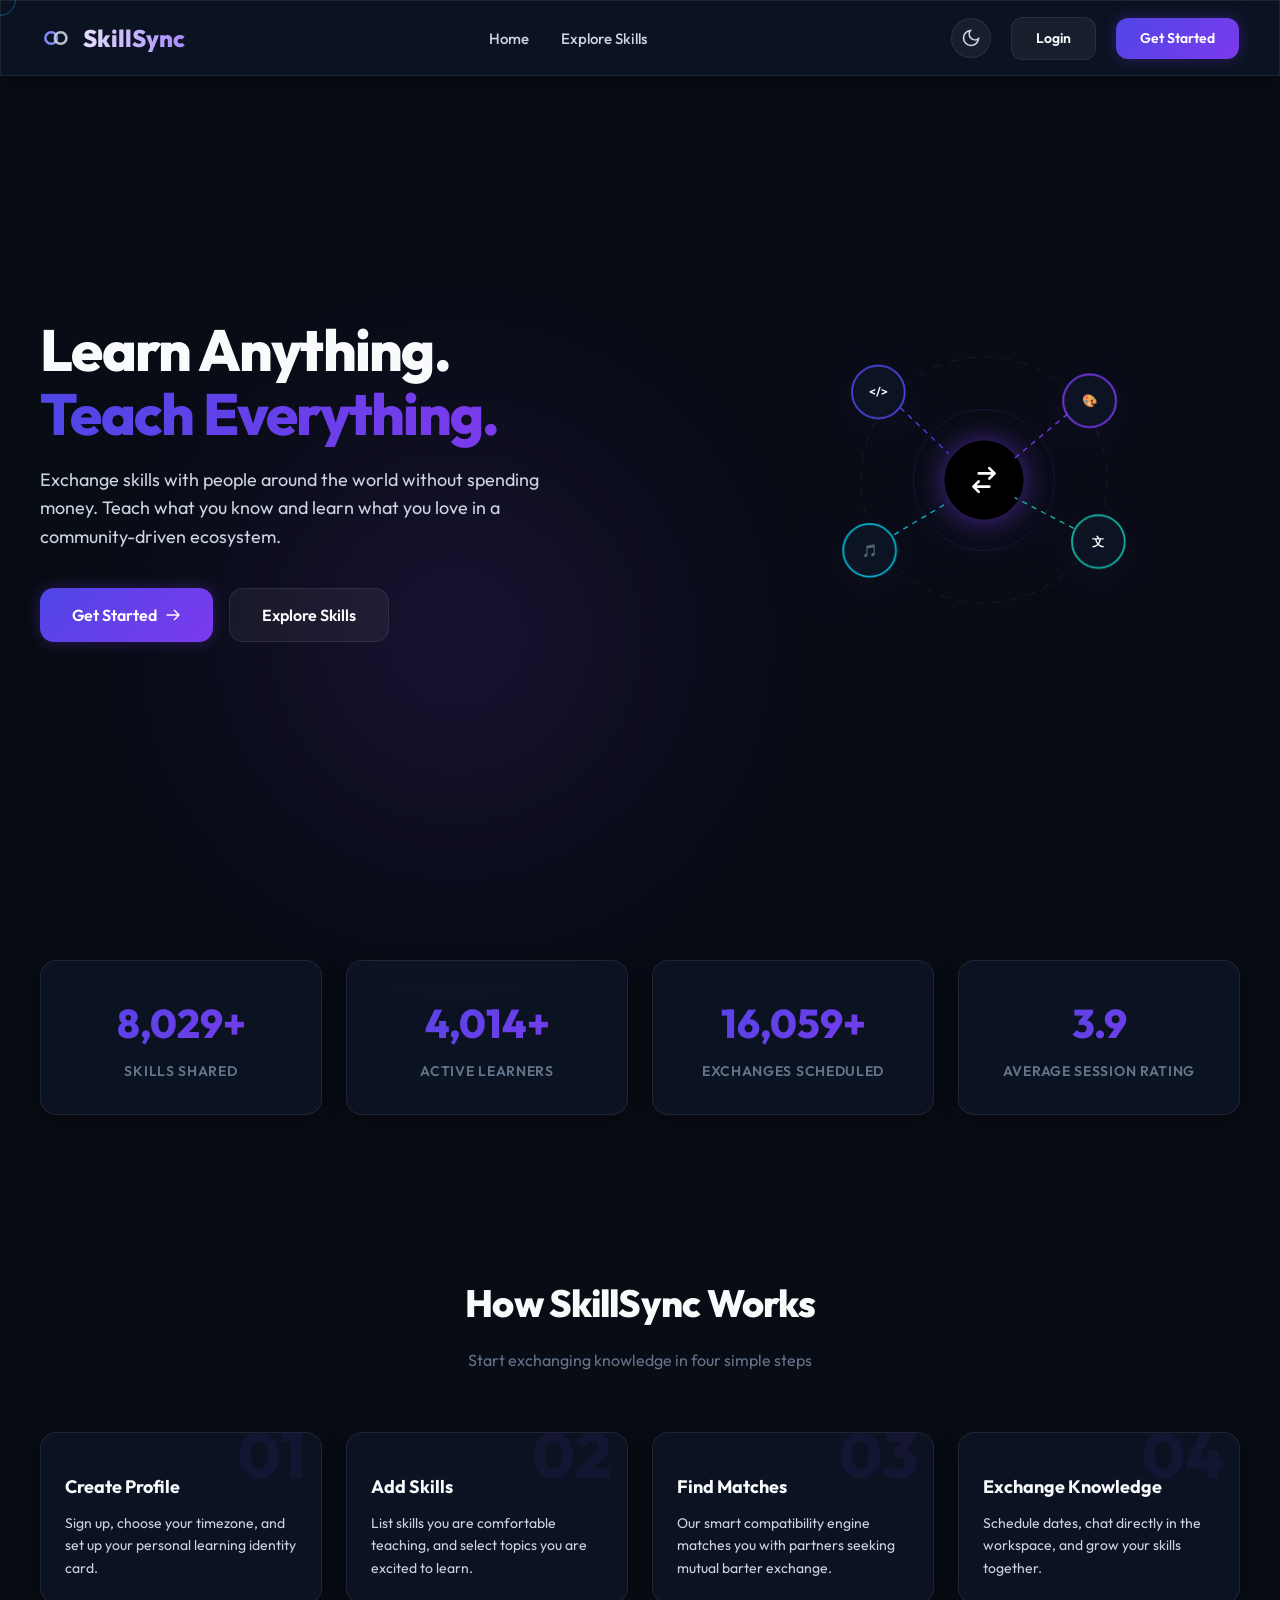
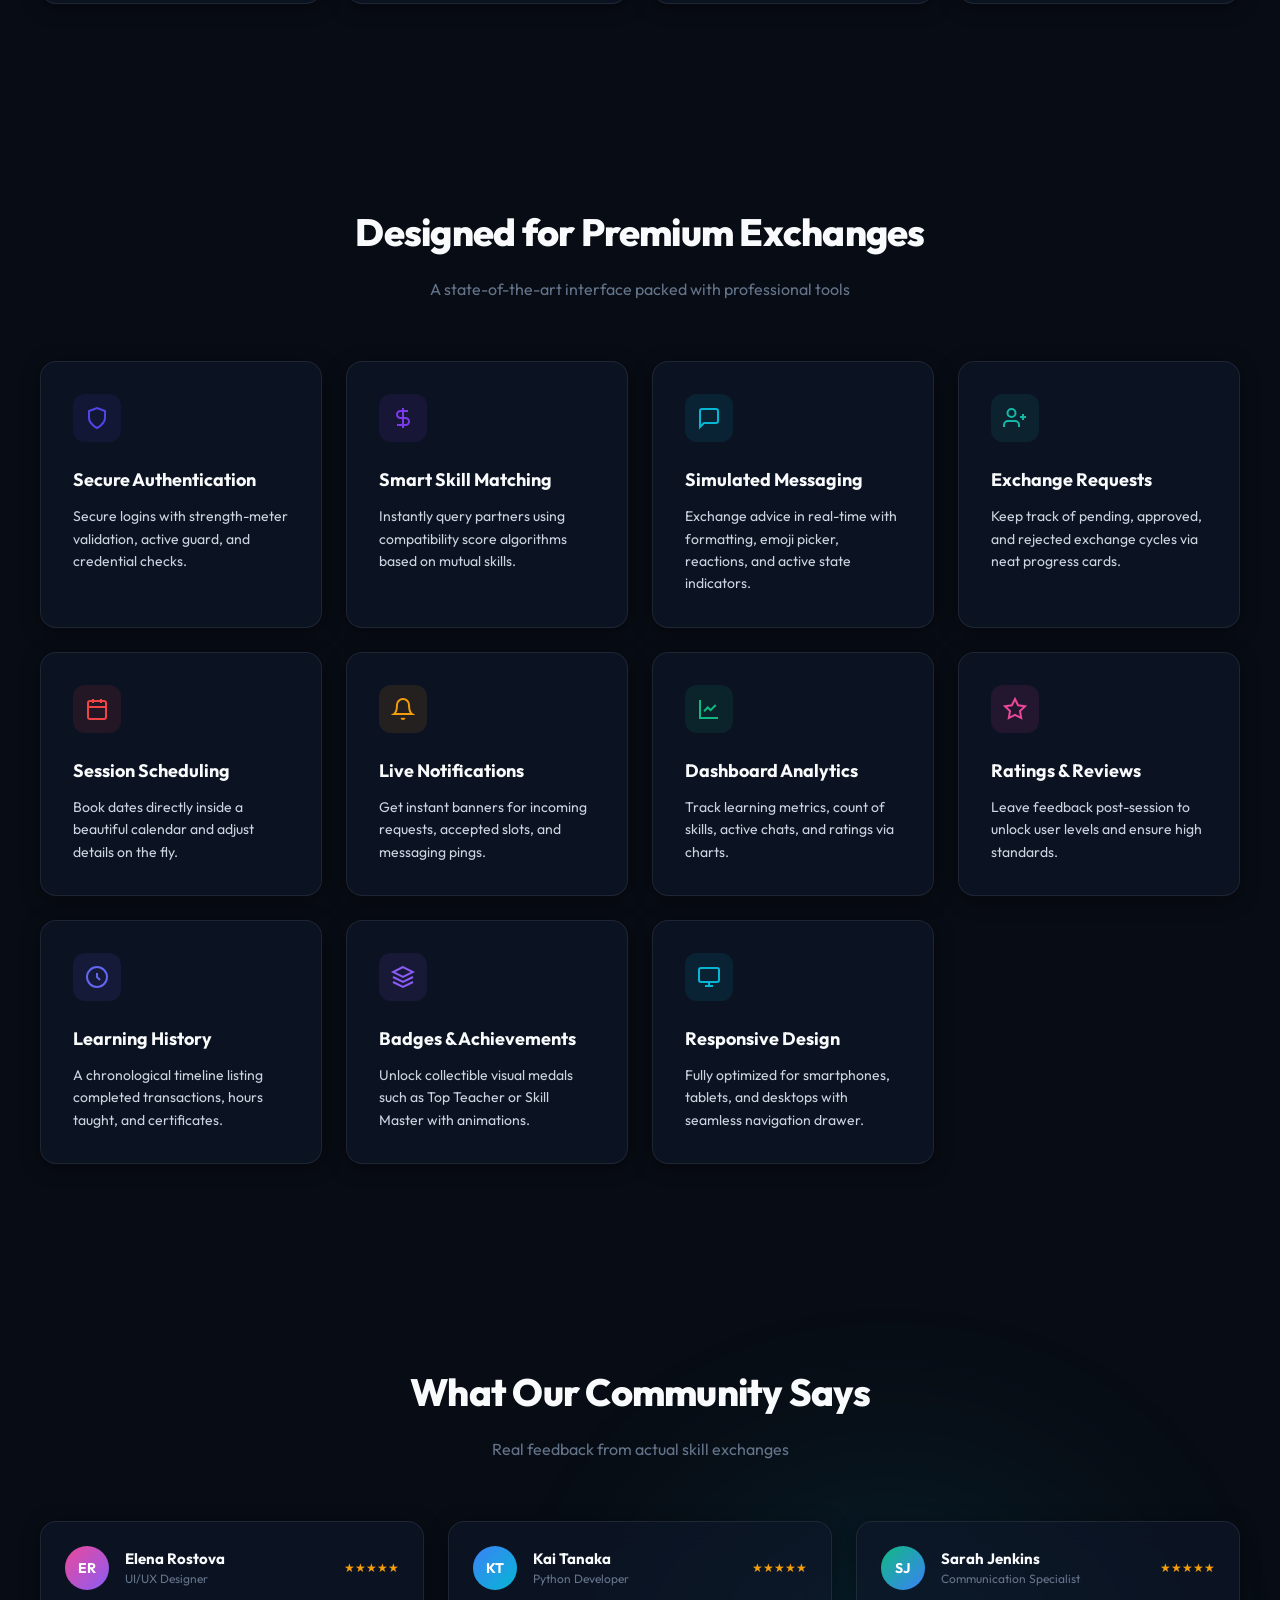
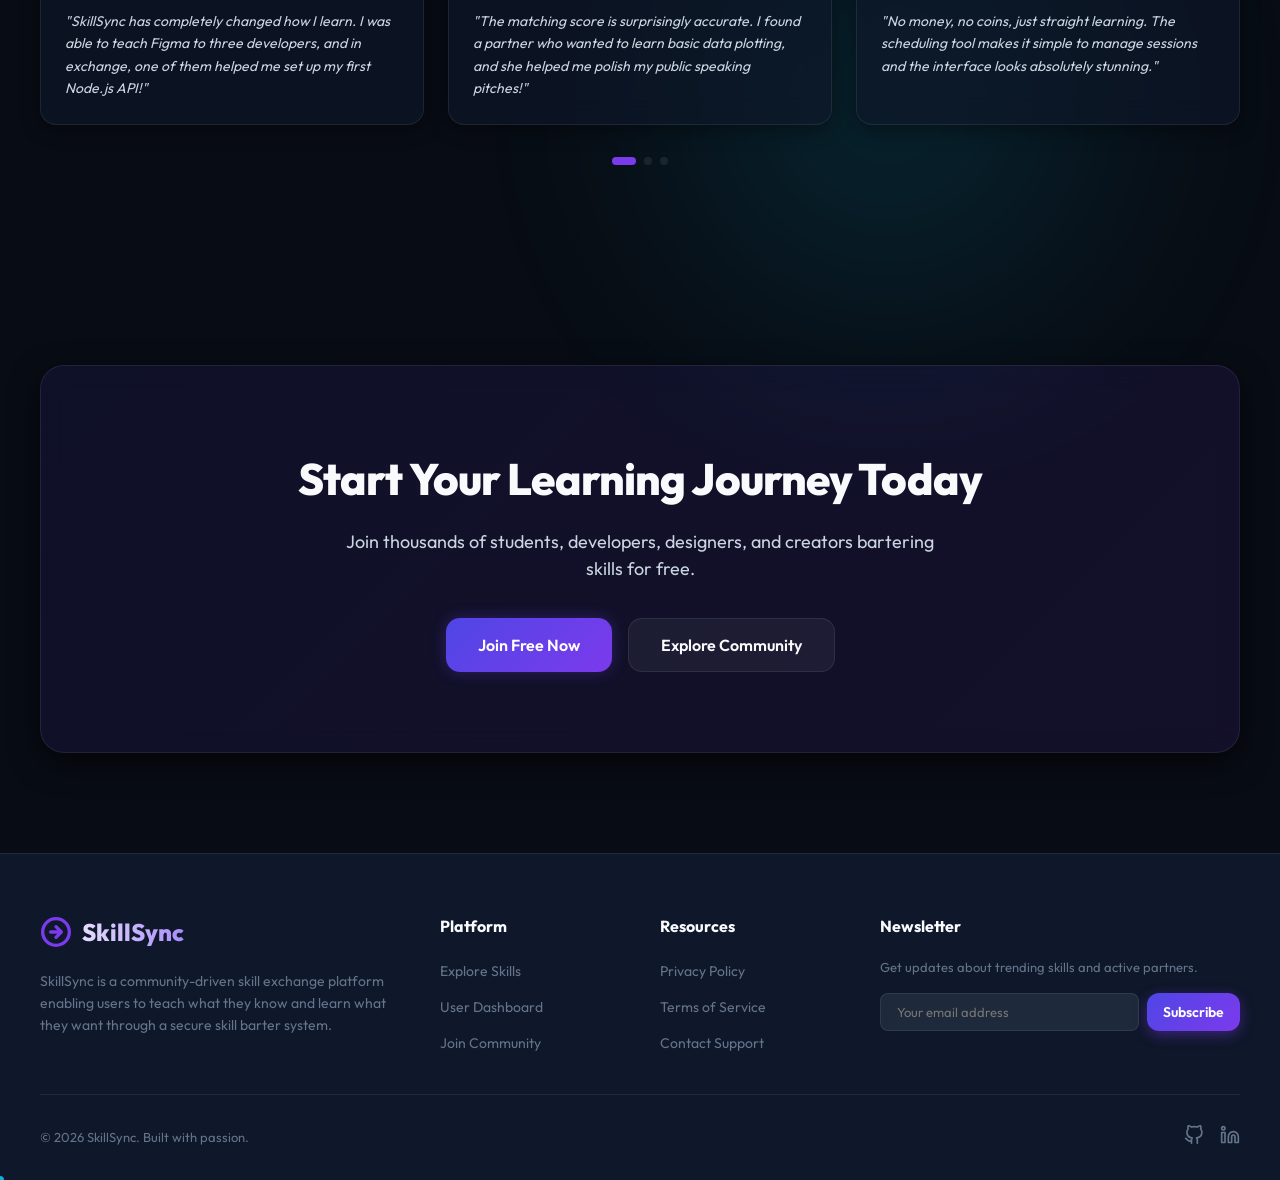
<file: index.html>
<!DOCTYPE html>
<html lang="en" data-theme="dark">

<head>
  <meta charset="UTF-8">
  <meta name="viewport" content="width=device-width, initial-scale=1.0">
  <title>SkillSync - Learn Anything. Teach Everything.</title>
  <meta name="description"
    content="Exchange skills with people around the world without spending money. Teach what you know and learn what you love.">
  <link rel="stylesheet" href="css/global.css">
  <link rel="stylesheet" href="css/landing.css">
</head>

<body>

  <!-- Premium Loader Screen -->
  <div id="loader-screen">
    <div class="loader-logo">
      <svg viewBox="0 0 44 24" width="56" height="32" fill="none">
        <circle cx="14" cy="12" r="8" stroke="#8b5cf6" stroke-width="3" />
        <circle cx="27" cy="12" r="8" stroke="#94a3b8" stroke-width="3" stroke-opacity="0.8" />
      </svg>
      <span>SkillSync</span>
    </div>
    <div class="loader-ring"></div>
  </div>

  <!-- Background Blobs -->
  <div class="glowing-blob blob-purple"></div>
  <div class="glowing-blob blob-cyan"></div>

  <!-- Navbar -->
  <div id="navbar-container"></div>

  <!-- Hero Section -->
  <section class="hero-section">
    <div class="hero-container">
      <div class="hero-content">
        <!-- <div class="badge-glowing"></div> -->
        <h1 class="hero-title">Learn Anything.<br><span class="gradient-text">Teach Everything.</span></h1>
        <p class="hero-subtitle">Exchange skills with people around the world without spending money. Teach what you
          know and learn what you love in a community-driven ecosystem.</p>
        <div class="hero-buttons">
          <a href="register.html" class="btn btn-primary btn-glow btn-lg">Get Started <svg width="16" height="16"
              fill="none" stroke="currentColor" stroke-width="2" viewBox="0 0 24 24">
              <path stroke-linecap="round" stroke-linejoin="round" d="M14 5l7 7m0 0l-7 7m7-7H3" />
            </svg></a>
          <a href="explore.html" class="btn btn-secondary btn-lg">Explore Skills</a>
        </div>
      </div>

      <!-- Right Side SVG Illustration -->
      <div class="hero-illustration">
        <svg viewBox="0 0 500 400" width="100%" height="100%" class="skills-exchange-svg">
          <!-- Background grids and glows -->
          <circle cx="250" cy="200" r="140" fill="none" stroke="var(--border-color)" stroke-dasharray="10, 10" />
          <circle cx="250" cy="200" r="80" fill="none" stroke="rgba(124, 58, 237, 0.2)" />

          <!-- Skill Nodes floating -->
          <g class="float-node node-code">
            <circle cx="130" cy="100" r="30" fill="var(--glass-bg)" stroke="var(--indigo)" stroke-width="2"
              class="glass" />
            <text x="130" y="105" font-family="Outfit" font-size="14" fill="var(--text-primary)" text-anchor="middle"
              font-weight="600">&lt;/&gt;</text>
          </g>

          <g class="float-node node-art" style="animation-delay: 1.5s;">
            <circle cx="370" cy="110" r="30" fill="var(--glass-bg)" stroke="var(--purple)" stroke-width="2"
              class="glass" />
            <text x="370" y="115" font-family="Outfit" font-size="14" fill="var(--text-primary)" text-anchor="middle"
              font-weight="600">🎨</text>
          </g>

          <g class="float-node node-music" style="animation-delay: 3s;">
            <circle cx="120" cy="280" r="30" fill="var(--glass-bg)" stroke="var(--cyan)" stroke-width="2"
              class="glass" />
            <text x="120" y="285" font-family="Outfit" font-size="14" fill="var(--text-primary)" text-anchor="middle"
              font-weight="600">🎵</text>
          </g>

          <g class="float-node node-lang" style="animation-delay: 4.5s;">
            <circle cx="380" cy="270" r="30" fill="var(--glass-bg)" stroke="var(--teal)" stroke-width="2"
              class="glass" />
            <text x="380" y="275" font-family="Outfit" font-size="14" fill="var(--text-primary)" text-anchor="middle"
              font-weight="600">文</text>
          </g>

          <!-- Core connection center -->
          <g class="center-core">
            <circle cx="250" cy="200" r="45" fill="var(--grad-primary)" />
            <svg x="232" y="182" width="36" height="36" fill="none" stroke="#fff" stroke-width="2" viewBox="0 0 24 24">
              <path stroke-linecap="round" stroke-linejoin="round"
                d="M8 7h12m0 0l-4-4m4 4l-4 4m0 6H4m0 0l4 4m-4-4l4-4" />
            </svg>
          </g>

          <!-- Connecting animated dash beams -->
          <path d="M155 118 L210 170" stroke="var(--indigo)" stroke-width="1.5" stroke-dasharray="5,5"
            class="dash-beam" />
          <path d="M345 125 L285 175" stroke="var(--purple)" stroke-width="1.5" stroke-dasharray="5,5"
            class="dash-beam" />
          <path d="M148 262 L210 225" stroke="var(--cyan)" stroke-width="1.5" stroke-dasharray="5,5"
            class="dash-beam" />
          <path d="M352 255 L285 220" stroke="var(--teal)" stroke-width="1.5" stroke-dasharray="5,5"
            class="dash-beam" />
        </svg>
      </div>
    </div>
  </section>

  <!-- Statistics Counters -->
  <section class="stats-section">
    <div class="stats-grid">
      <div class="stat-card glass-card">
        <h3 class="stat-number" data-target="10000">0</h3>
        <p class="stat-label">Skills Shared</p>
      </div>
      <div class="stat-card glass-card">
        <h3 class="stat-number" data-target="5000">0</h3>
        <p class="stat-label">Active Learners</p>
      </div>
      <div class="stat-card glass-card">
        <h3 class="stat-number" data-target="20000">0</h3>
        <p class="stat-label">Exchanges Scheduled</p>
      </div>
      <div class="stat-card glass-card">
        <h3 class="stat-number" data-target="4.9" data-decimal="true">0.0</h3>
        <p class="stat-label">Average Session Rating</p>
      </div>
    </div>
  </section>

  <!-- How It Works Section -->
  <section class="how-it-works">
    <div class="section-header">
      <h2 class="section-title">How SkillSync Works</h2>
      <p class="section-subtitle">Start exchanging knowledge in four simple steps</p>
    </div>
    <div class="steps-grid">
      <div class="step-card glass-card" style="--i:1">
        <div class="step-num">01</div>
        <h4>Create Profile</h4>
        <p>Sign up, choose your timezone, and set up your personal learning identity card.</p>
      </div>
      <div class="step-card glass-card" style="--i:2">
        <div class="step-num">02</div>
        <h4>Add Skills</h4>
        <p>List skills you are comfortable teaching, and select topics you are excited to learn.</p>
      </div>
      <div class="step-card glass-card" style="--i:3">
        <div class="step-num">03</div>
        <h4>Find Matches</h4>
        <p>Our smart compatibility engine matches you with partners seeking mutual barter exchange.</p>
      </div>
      <div class="step-card glass-card" style="--i:4">
        <div class="step-num">04</div>
        <h4>Exchange Knowledge</h4>
        <p>Schedule dates, chat directly in the workspace, and grow your skills together.</p>
      </div>
    </div>
  </section>

  <!-- Features Grid Section -->
  <section class="features-section">
    <div class="section-header">
      <h2 class="section-title">Designed for Premium Exchanges</h2>
      <p class="section-subtitle">A state-of-the-art interface packed with professional tools</p>
    </div>

    <div class="features-grid">
      <div class="feature-card glass-card">
        <div class="feature-icon" style="background: rgba(79, 70, 229, 0.1); color: var(--indigo);">
          <svg viewBox="0 0 24 24" width="24" height="24" fill="none" stroke="currentColor" stroke-width="2">
            <path d="M12 22s8-4 8-10V5l-8-3-8 3v7c0 6 8 10 8 10z" />
          </svg>
        </div>
        <h3>Secure Authentication</h3>
        <p>Secure logins with strength-meter validation, active guard, and credential checks.</p>
      </div>

      <div class="feature-card glass-card">
        <div class="feature-icon" style="background: rgba(124, 58, 237, 0.1); color: var(--purple);">
          <svg viewBox="0 0 24 24" width="24" height="24" fill="none" stroke="currentColor" stroke-width="2">
            <path d="M12 2v20M17 5H9.5a3.5 3.5 0 0 0 0 7h5a3.5 3.5 0 0 1 0 7H6" />
          </svg>
        </div>
        <h3>Smart Skill Matching</h3>
        <p>Instantly query partners using compatibility score algorithms based on mutual skills.</p>
      </div>

      <div class="feature-card glass-card">
        <div class="feature-icon" style="background: rgba(6, 182, 212, 0.1); color: var(--cyan);">
          <svg viewBox="0 0 24 24" width="24" height="24" fill="none" stroke="currentColor" stroke-width="2">
            <path d="M21 15a2 2 0 0 1-2 2H7l-4 4V5a2 2 0 0 1 2-2h14a2 2 0 0 1 2 2z" />
          </svg>
        </div>
        <h3>Simulated Messaging</h3>
        <p>Exchange advice in real-time with formatting, emoji picker, reactions, and active state indicators.</p>
      </div>

      <div class="feature-card glass-card">
        <div class="feature-icon" style="background: rgba(20, 184, 166, 0.1); color: var(--teal);">
          <svg viewBox="0 0 24 24" width="24" height="24" fill="none" stroke="currentColor" stroke-width="2">
            <path d="M16 21v-2a4 4 0 0 0-4-4H5a4 4 0 0 0-4 4v2" />
            <circle cx="8.5" cy="7" r="4" />
            <path d="M20 8v6M23 11h-6" />
          </svg>
        </div>
        <h3>Exchange Requests</h3>
        <p>Keep track of pending, approved, and rejected exchange cycles via neat progress cards.</p>
      </div>

      <div class="feature-card glass-card">
        <div class="feature-icon" style="background: rgba(239, 68, 68, 0.1); color: #ef4444;">
          <svg viewBox="0 0 24 24" width="24" height="24" fill="none" stroke="currentColor" stroke-width="2">
            <rect x="3" y="4" width="18" height="18" rx="2" ry="2" />
            <line x1="16" y1="2" x2="16" y2="6" />
            <line x1="8" y1="2" x2="8" y2="6" />
            <line x1="3" y1="10" x2="21" y2="10" />
          </svg>
        </div>
        <h3>Session Scheduling</h3>
        <p>Book dates directly inside a beautiful calendar and adjust details on the fly.</p>
      </div>

      <div class="feature-card glass-card">
        <div class="feature-icon" style="background: rgba(245, 158, 11, 0.1); color: #f59e0b;">
          <svg viewBox="0 0 24 24" width="24" height="24" fill="none" stroke="currentColor" stroke-width="2">
            <path d="M18 8A6 6 0 0 0 6 8c0 7-3 9-3 9h18s-3-2-3-9M13.73 21a2 2 0 0 1-3.46 0" />
          </svg>
        </div>
        <h3>Live Notifications</h3>
        <p>Get instant banners for incoming requests, accepted slots, and messaging pings.</p>
      </div>

      <div class="feature-card glass-card">
        <div class="feature-icon" style="background: rgba(16, 185, 129, 0.1); color: #10b981;">
          <svg viewBox="0 0 24 24" width="24" height="24" fill="none" stroke="currentColor" stroke-width="2">
            <path d="M3 3v18h18" />
            <path d="M18.7 8l-5.1 5.2-2.8-2.7L7 14.3" />
          </svg>
        </div>
        <h3>Dashboard Analytics</h3>
        <p>Track learning metrics, count of skills, active chats, and ratings via charts.</p>
      </div>

      <div class="feature-card glass-card">
        <div class="feature-icon" style="background: rgba(236, 72, 153, 0.1); color: #ec4899;">
          <svg viewBox="0 0 24 24" width="24" height="24" fill="none" stroke="currentColor" stroke-width="2">
            <polygon
              points="12 2 15.09 8.26 22 9.27 17 14.14 18.18 21.02 12 17.77 5.82 21.02 7 14.14 2 9.27 8.91 8.26 12 2" />
          </svg>
        </div>
        <h3>Ratings & Reviews</h3>
        <p>Leave feedback post-session to unlock user levels and ensure high standards.</p>
      </div>

      <div class="feature-card glass-card">
        <div class="feature-icon" style="background: rgba(99, 102, 241, 0.1); color: #6366f1;">
          <svg viewBox="0 0 24 24" width="24" height="24" fill="none" stroke="currentColor" stroke-width="2">
            <circle cx="12" cy="12" r="10" />
            <path d="M12 8v4l3 3" />
          </svg>
        </div>
        <h3>Learning History</h3>
        <p>A chronological timeline listing completed transactions, hours taught, and certificates.</p>
      </div>

      <div class="feature-card glass-card">
        <div class="feature-icon" style="background: rgba(139, 92, 246, 0.1); color: #8b5cf6;">
          <svg viewBox="0 0 24 24" width="24" height="24" fill="none" stroke="currentColor" stroke-width="2">
            <path d="M12 2L2 7l10 5 10-5-10-5zM2 17l10 5 10-5M2 12l10 5 10-5" />
          </svg>
        </div>
        <h3>Badges & Achievements</h3>
        <p>Unlock collectible visual medals such as Top Teacher or Skill Master with animations.</p>
      </div>

      <div class="feature-card glass-card">
        <div class="feature-icon" style="background: rgba(6, 182, 212, 0.1); color: var(--cyan);">
          <svg viewBox="0 0 24 24" width="24" height="24" fill="none" stroke="currentColor" stroke-width="2">
            <rect x="2" y="3" width="20" height="14" rx="2" ry="2" />
            <line x1="8" y1="21" x2="16" y2="21" />
            <line x1="12" y1="17" x2="12" y2="21" />
          </svg>
        </div>
        <h3>Responsive Design</h3>
        <p>Fully optimized for smartphones, tablets, and desktops with seamless navigation drawer.</p>
      </div>
    </div>
  </section>

  <!-- Testimonials Carousel Section -->
  <section class="testimonials-section">
    <div class="section-header">
      <h2 class="section-title">What Our Community Says</h2>
      <p class="section-subtitle">Real feedback from actual skill exchanges</p>
    </div>

    <div class="testimonials-container">
      <div class="testimonials-track" id="testimonials-track">
        <!-- Slide 1 -->
        <div class="testimonial-card glass-card">
          <div class="user-info">
            <div class="avatar-static" style="background: linear-gradient(135deg, #EC4899, #8B5CF6);">ER</div>
            <div>
              <h5>Elena Rostova</h5>
              <p>UI/UX Designer</p>
            </div>
            <div class="rating-stars">★★★★★</div>
          </div>
          <p class="feedback-text">"SkillSync has completely changed how I learn. I was able to teach Figma to three
            developers, and in exchange, one of them helped me set up my first Node.js API!"</p>
        </div>
        <!-- Slide 2 -->
        <div class="testimonial-card glass-card">
          <div class="user-info">
            <div class="avatar-static" style="background: linear-gradient(135deg, #3B82F6, #06B6D4);">KT</div>
            <div>
              <h5>Kai Tanaka</h5>
              <p>Python Developer</p>
            </div>
            <div class="rating-stars">★★★★★</div>
          </div>
          <p class="feedback-text">"The matching score is surprisingly accurate. I found a partner who wanted to learn
            basic data plotting, and she helped me polish my public speaking pitches!"</p>
        </div>
        <!-- Slide 3 -->
        <div class="testimonial-card glass-card">
          <div class="user-info">
            <div class="avatar-static" style="background: linear-gradient(135deg, #10B981, #3B82F6);">SJ</div>
            <div>
              <h5>Sarah Jenkins</h5>
              <p>Communication Specialist</p>
            </div>
            <div class="rating-stars">★★★★★</div>
          </div>
          <p class="feedback-text">"No money, no coins, just straight learning. The scheduling tool makes it simple to
            manage sessions and the interface looks absolutely stunning."</p>
        </div>
      </div>

      <!-- Dots indicator -->
      <div class="carousel-dots" id="carousel-dots">
        <span class="dot active"></span>
        <span class="dot"></span>
        <span class="dot"></span>
      </div>
    </div>
  </section>

  <!-- Call to Action Section -->
  <section class="cta-section">
    <div class="cta-container glass">
      <h2>Start Your Learning Journey Today</h2>
      <p>Join thousands of students, developers, designers, and creators bartering skills for free.</p>
      <div class="cta-buttons">
        <a href="register.html" class="btn btn-primary btn-glow btn-lg">Join Free Now</a>
        <a href="explore.html" class="btn btn-secondary btn-lg">Explore Community</a>
      </div>
    </div>
  </section>

  <!-- Footer -->
  <footer class="footer">
    <div class="footer-grid">
      <div class="footer-brand">
        <a href="index.html" class="logo" style="display: inline-flex;">
          <svg viewBox="0 0 24 24" width="28" height="28" stroke="var(--purple)" stroke-width="2.5" fill="none">
            <circle cx="12" cy="12" r="10" />
            <path d="M8 12h8M12 8l4 4-4 4" stroke-linecap="round" stroke-linejoin="round" />
          </svg>
          <span>SkillSync</span>
        </a>
        <p>SkillSync is a community-driven skill exchange platform enabling users to teach what they know and learn what
          they want through a secure skill barter system.</p>
      </div>
      <div class="footer-col">
        <h3>Platform</h3>
        <ul>
          <li><a href="explore.html">Explore Skills</a></li>
          <li><a href="dashboard.html">User Dashboard</a></li>
          <li><a href="register.html">Join Community</a></li>
        </ul>
      </div>
      <div class="footer-col">
        <h3>Resources</h3>
        <ul>
          <li><a href="#">Privacy Policy</a></li>
          <li><a href="#">Terms of Service</a></li>
          <li><a href="#">Contact Support</a></li>
        </ul>
      </div>
      <div class="footer-col">
        <h3>Newsletter</h3>
        <p style="font-size: 13px; color: var(--text-muted);">Get updates about trending skills and active partners.</p>
        <div class="newsletter-form">
          <input type="email" placeholder="Your email address" aria-label="Newsletter email">
          <button class="btn btn-primary" style="padding: 10px 16px;">Subscribe</button>
        </div>
      </div>
    </div>

    <div class="footer-bottom">
      <p>&copy; 2026 SkillSync. Built with passion.</p>
      <div class="social-links">
        <a href="#" class="social-link" aria-label="GitHub">
          <svg width="20" height="20" fill="none" stroke="currentColor" stroke-width="2" viewBox="0 0 24 24">
            <path
              d="M9 19c-5 1.5-5-2.5-7-3m14 6v-3.87a3.37 3.37 0 00-.94-2.61c3.14-.35 6.44-1.54 6.44-7A5.44 5.44 0 0020 4.77 5.07 5.07 0 0019.91 1S18.73.65 16 2.48a13.38 13.38 0 00-7 0C6.27.65 5.09 1 5.09 1A5.07 5.07 0 005 4.77a5.44 5.44 0 00-1.5 3.78c0 5.42 3.3 6.61 6.44 7A3.37 3.37 0 009 18.13V22"
              stroke-linecap="round" stroke-linejoin="round" />
          </svg>
        </a>
        <a href="#" class="social-link" aria-label="LinkedIn">
          <svg width="20" height="20" fill="none" stroke="currentColor" stroke-width="2" viewBox="0 0 24 24">
            <path d="M16 8a6 6 0 016 6v7h-4v-7a2 2 0 00-2-2 2 2 0 00-2 2v7h-4v-7a6 6 0 016-6zM2 9h4v12H2z"
              stroke-linecap="round" stroke-linejoin="round" />
            <circle cx="4" cy="4" r="2" />
          </svg>
        </a>
      </div>
    </div>
  </footer>

  <script src="js/theme.js"></script>
  <script src="js/landing.js"></script>
</body>

</html>
</file>
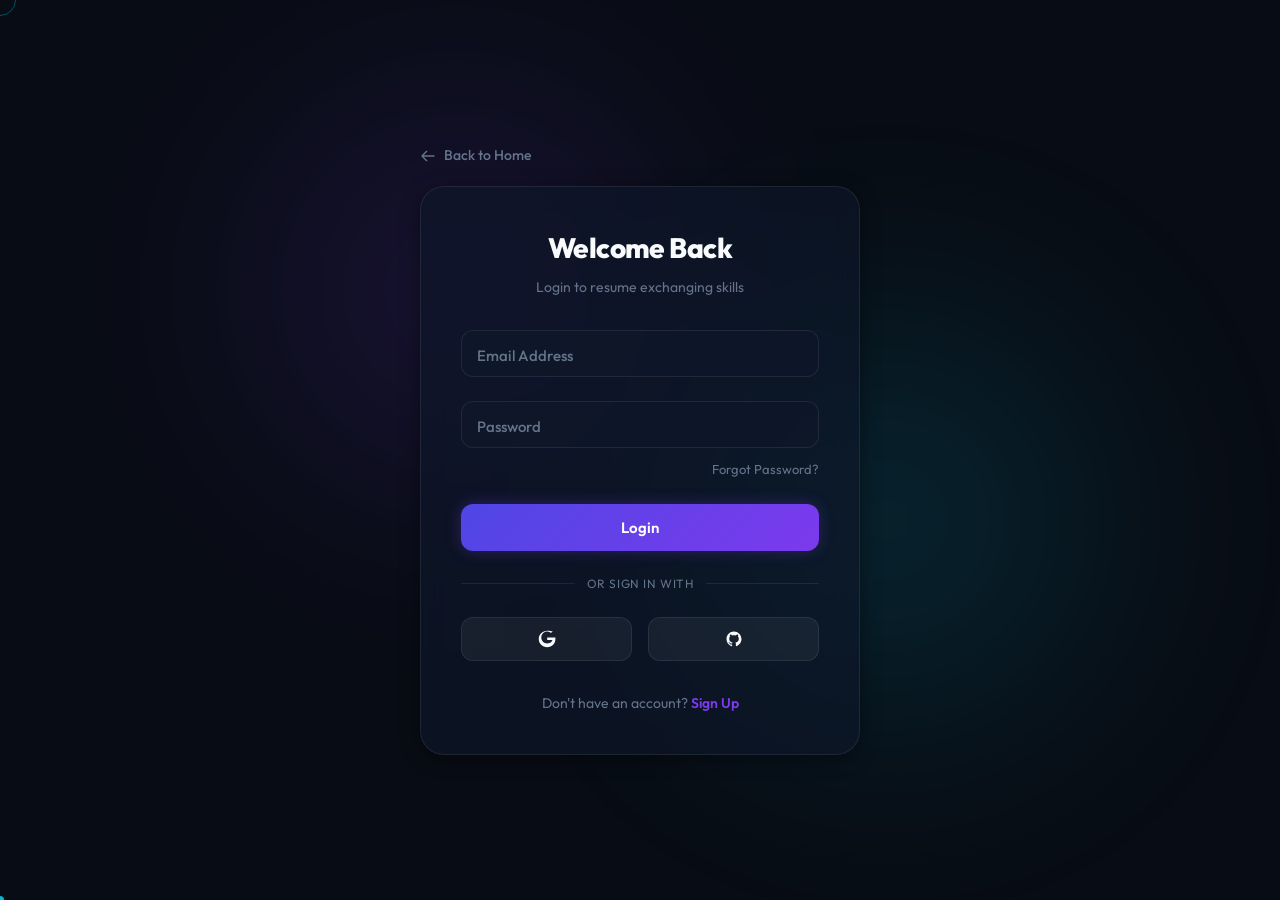
<file: chat.html>
<!DOCTYPE html>
<html lang="en" data-theme="dark">
<head>
  <meta charset="UTF-8">
  <meta name="viewport" content="width=device-width, initial-scale=1.0">
  <title>Messages - SkillSync</title>
  <link rel="stylesheet" href="css/global.css">
  <link rel="stylesheet" href="css/chat.css">
</head>
<body>

  <!-- Premium Loader Screen -->
  <div id="loader-screen">
    <div class="loader-logo">
      <svg viewBox="0 0 44 24" width="56" height="32" fill="none">
        <circle cx="14" cy="12" r="8" stroke="#8b5cf6" stroke-width="3" />
        <circle cx="27" cy="12" r="8" stroke="#94a3b8" stroke-width="3" stroke-opacity="0.8" />
      </svg>
      <span>SkillSync</span>
    </div>
    <div class="loader-ring"></div>
  </div>

  <div class="glowing-blob blob-purple"></div>
  <div class="glowing-blob blob-cyan"></div>

  <div class="dashboard-layout">
    
    <!-- Sidebar -->
    <div id="sidebar-container"></div>
    
    <!-- Main Content -->
    <main class="main-content" style="padding: 0; height: 100vh;">
      
      <div class="chat-workspace">
        
        <!-- Chat Side (Conversations List) -->
        <aside class="chat-sidebar glass">
          <div class="chat-sidebar-header">
            <h3>Direct Messages</h3>
            <div class="sidebar-search-box">
              <svg viewBox="0 0 24 24" width="16" height="16" fill="none" stroke="var(--text-muted)" stroke-width="2"><circle cx="11" cy="11" r="8"/><path d="m21 21-4.3-4.3"/></svg>
              <input type="text" id="chat-search" placeholder="Search conversations...">
            </div>
          </div>
          
          <div class="conversations-list" id="convs-list-container">
            <!-- Render list of chat partners -->
          </div>
        </aside>
        
        <!-- Active Chat Window -->
        <section class="chat-main-window" id="active-chat-window">
          
          <!-- Default Empty state -->
          <div class="chat-empty-state" id="chat-empty-state">
            <svg width="48" height="48" fill="none" stroke="var(--text-muted)" stroke-width="2" viewBox="0 0 24 24">
              <path stroke-linecap="round" stroke-linejoin="round" d="M8 12h.01M12 12h.01M16 12h.01M21 12c0 4.418-4.03 8-9 8a9.863 9.863 0 01-4.255-.949L3 20l1.395-3.72C3.512 15.042 3 13.574 3 12c0-4.418 4.03-8 9-8s9 3.582 9 8z"/>
            </svg>
            <h3>Select a Conversation</h3>
            <p>Pick a matched partner from the sidebar directory to begin exchanging skills.</p>
          </div>
          
          <!-- Messaging area (rendered active) -->
          <div class="chat-active-panel" id="chat-active-panel" style="display: none;">
            
            <!-- Header bar -->
            <header class="chat-active-header glass">
              <div class="chat-active-user">
                <div class="active-avatar" id="active-partner-avatar">
                  <!-- Avatar -->
                </div>
                <div>
                  <h4 id="active-partner-name">Elena Rostova</h4>
                  <span class="active-status"><span class="status-indicator"></span> Online</span>
                </div>
              </div>
              
              <div class="chat-header-actions">
                <a href="requests.html" class="btn btn-secondary btn-sm">Schedule Session</a>
              </div>
            </header>
            
            <!-- Message bubbles thread -->
            <div class="chat-messages-thread" id="chat-messages-box">
              <!-- Render bubbles -->
            </div>
            
            <!-- typing indicator -->
            <div class="typing-indicator-wrapper" id="typing-indicator" style="display: none;">
              <span id="typing-username">Elena</span> is typing
              <div class="typing-dots">
                <span></span><span></span><span></span>
              </div>
            </div>
            
            <!-- Input area panel -->
            <footer class="chat-input-bar glass">
              <button class="btn-input-attach" id="attach-file-btn" title="Simulate File Attachment">
                <svg width="20" height="20" fill="none" stroke="currentColor" stroke-width="2" viewBox="0 0 24 24"><path stroke-linecap="round" stroke-linejoin="round" d="M15.172 7l-6.586 6.586a2 2 0 102.828 2.828l6.414-6.586a4 4 0 00-5.656-5.656l-6.415 6.585a6 6 0 108.486 8.486L20.5 13"/></svg>
              </button>
              
              <div class="chat-input-wrapper">
                <textarea id="chat-message-input" rows="1" placeholder="Type a message..." maxlength="500"></textarea>
                
                <!-- Emoji trigger -->
                <button class="btn-emoji-trigger" id="emoji-btn" title="Add Emoji">😊</button>
                
                <!-- Emoji drawer drop-up -->
                <div class="emoji-drawer-popover" id="emoji-drawer">
                  <span>😀</span><span>😂</span><span>😊</span><span>😍</span><span>👍</span><span>👏</span><span>🔥</span><span>💡</span><span>🎉</span><span>🎓</span><span>💻</span><span>🚀</span>
                </div>
              </div>
              
              <button class="btn btn-primary btn-glow btn-send-message" id="send-msg-btn">
                <svg width="16" height="16" fill="none" stroke="currentColor" stroke-width="2.5" viewBox="0 0 24 24"><path stroke-linecap="round" stroke-linejoin="round" d="M12 19l9 2-9-18-9 18 9-2zm0 0v-8"/></svg>
              </button>
            </footer>
            
          </div>
          
        </section>
        
      </div>
      
    </main>
    
  </div>

  <script src="js/theme.js"></script>
  <script src="js/chat.js"></script>
</body>
</html>
</file>
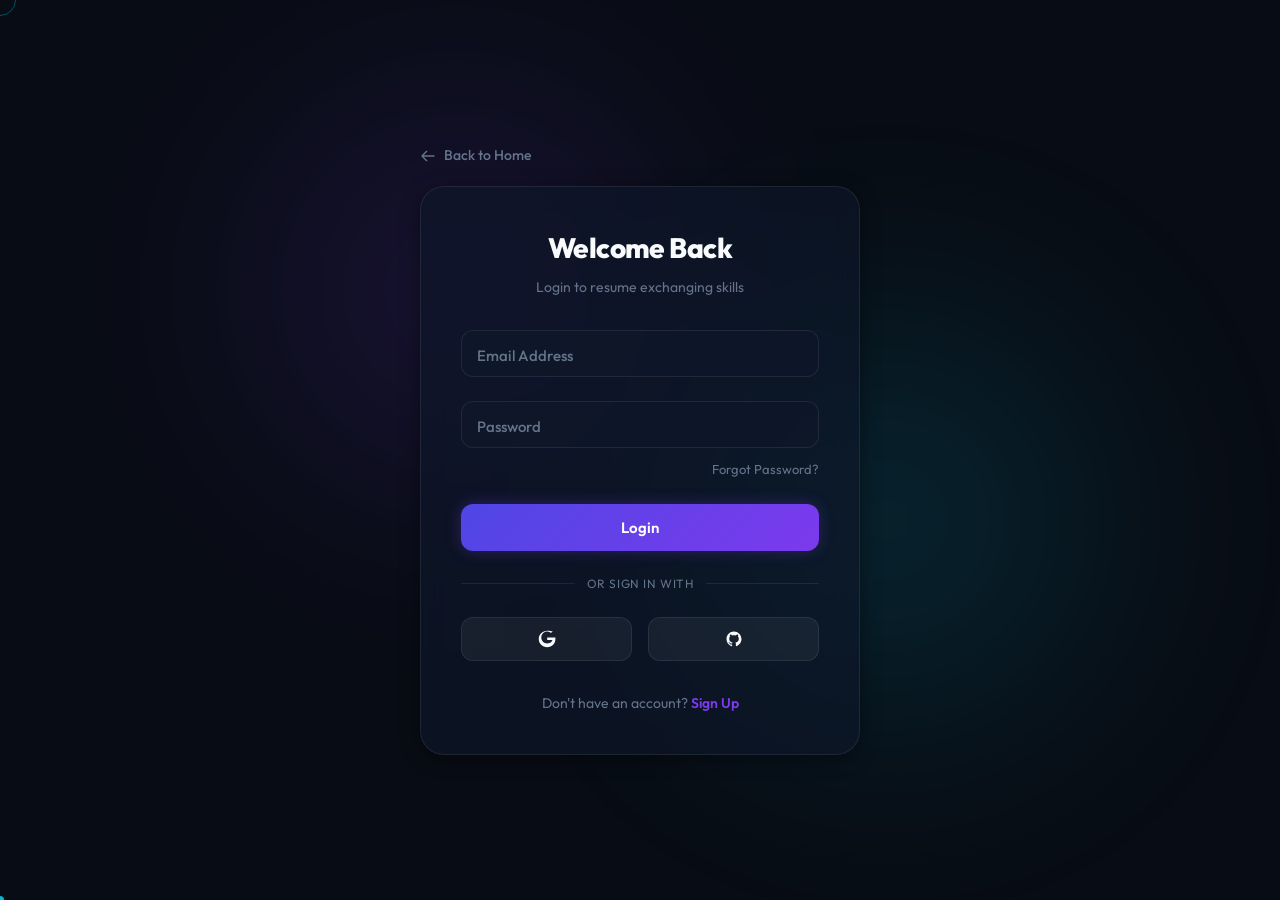
<file: dashboard.html>
<!DOCTYPE html>
<html lang="en" data-theme="dark">
<head>
  <meta charset="UTF-8">
  <meta name="viewport" content="width=device-width, initial-scale=1.0">
  <title>Dashboard - SkillSync</title>
  <link rel="stylesheet" href="css/global.css">
  <link rel="stylesheet" href="css/dashboard.css">
</head>
<body>

  <!-- Premium Loader Screen -->
  <div id="loader-screen">
    <div class="loader-logo">
      <svg viewBox="0 0 44 24" width="56" height="32" fill="none">
        <circle cx="14" cy="12" r="8" stroke="#8b5cf6" stroke-width="3" />
        <circle cx="27" cy="12" r="8" stroke="#94a3b8" stroke-width="3" stroke-opacity="0.8" />
      </svg>
      <span>SkillSync</span>
    </div>
    <div class="loader-ring"></div>
  </div>

  <div class="glowing-blob blob-purple"></div>
  <div class="glowing-blob blob-cyan"></div>

  <!-- Dashboard Main Layout -->
  <div class="dashboard-layout">
    
    <!-- Sidebar Container -->
    <div id="sidebar-container"></div>
    
    <!-- Main Content Panel -->
    <main class="main-content">
      
      <!-- Page Header -->
      <header class="page-header">
        <div class="page-title">
          <h1 id="user-greeting">Welcome, User!</h1>
          <p>Here is your learning & teaching barter summary for today.</p>
        </div>
        
        <div class="header-actions">
          <a href="explore.html" class="btn btn-primary btn-glow">
            <svg width="16" height="16" fill="none" stroke="currentColor" stroke-width="2.5" viewBox="0 0 24 24"><path stroke-linecap="round" stroke-linejoin="round" d="M12 4v16m8-8H4"/></svg>
            Find Matches
          </a>
        </div>
      </header>
      
      <!-- Metrics Overview row -->
      <section class="overview-grid">
        <div class="overview-card glass-card">
          <div class="card-icon" style="background: rgba(79, 70, 229, 0.1); color: var(--indigo);">
            <svg width="20" height="20" fill="none" stroke="currentColor" stroke-width="2" viewBox="0 0 24 24"><path stroke-linecap="round" stroke-linejoin="round" d="M12 6.253v13m0-13C10.832 5.477 9.246 5 7.5 5S4.168 5.477 3 6.253v13C4.168 18.477 5.754 18 7.5 18s3.332.477 4.5 1.253m0-13C13.168 5.477 14.754 5 16.5 5c1.747 0 3.332.477 4.5 1.253v13C19.832 18.477 18.247 18 16.5 18c-1.746 0-3.332.477-4.5 1.253"/></svg>
          </div>
          <div class="card-info">
            <h3 id="stat-offered">0</h3>
            <p>Skills Offered</p>
          </div>
        </div>

        <div class="overview-card glass-card">
          <div class="card-icon" style="background: rgba(124, 58, 237, 0.1); color: var(--purple);">
            <svg width="20" height="20" fill="none" stroke="currentColor" stroke-width="2" viewBox="0 0 24 24"><path stroke-linecap="round" stroke-linejoin="round" d="M21 21l-6-6m2-5a7 7 0 11-14 0 7 7 0 0114 0z"/></svg>
          </div>
          <div class="card-info">
            <h3 id="stat-wanted">0</h3>
            <p>Skills Wanted</p>
          </div>
        </div>

        <div class="overview-card glass-card">
          <div class="card-icon" style="background: rgba(6, 182, 212, 0.1); color: var(--cyan);">
            <svg width="20" height="20" fill="none" stroke="currentColor" stroke-width="2" viewBox="0 0 24 24"><path stroke-linecap="round" stroke-linejoin="round" d="M8 7h12m0 0l-4-4m4 4l-4 4m0 6H4m0 0l4 4m-4-4l4-4"/></svg>
          </div>
          <div class="card-info">
            <h3 id="stat-requests">0</h3>
            <p>Active Requests</p>
          </div>
        </div>

        <div class="overview-card glass-card">
          <div class="card-icon" style="background: rgba(20, 184, 166, 0.1); color: var(--teal);">
            <svg width="20" height="20" fill="none" stroke="currentColor" stroke-width="2" viewBox="0 0 24 24"><path stroke-linecap="round" stroke-linejoin="round" d="M9 5H7a2 2 0 00-2 2v12a2 2 0 002 2h10a2 2 0 002-2V7a2 2 0 00-2-2h-2M9 5a2 2 0 002 2h2a2 2 0 002-2M9 5a2 2 0 012-2h2a2 2 0 012 2m-6 9l2 2 4-4"/></svg>
          </div>
          <div class="card-info">
            <h3 id="stat-sessions">0</h3>
            <p>Completed Hours</p>
          </div>
        </div>

        <div class="overview-card glass-card">
          <div class="card-icon" style="background: rgba(245, 158, 11, 0.1); color: #f59e0b;">
            <svg width="20" height="20" fill="none" stroke="currentColor" stroke-width="2" viewBox="0 0 24 24"><path stroke-linecap="round" stroke-linejoin="round" d="M11.049 2.927c.3-.921 1.603-.921 1.902 0l1.519 4.674a1 1 0 00.95.69h4.907c.961 0 1.36 1.252.588 1.81l-3.97 2.883a1 1 0 00-.364 1.118l1.518 4.674c.3.922-.755 1.688-1.538 1.118l-3.971-2.883a1 1 0 00-1.18 0l-3.97 2.883c-.783.57-1.838-.197-1.538-1.118l1.518-4.674a1 1 0 00-.364-1.118l-3.97-2.883c-.783-.57-.38-1.81.588-1.81h4.907a1 1 0 00.95-.69l1.519-4.674z"/></svg>
          </div>
          <div class="card-info">
            <h3 id="stat-rating">5.0</h3>
            <p>Average Rating</p>
          </div>
        </div>
      </section>
      
      <!-- Primary Dashboard Content Grid -->
      <div class="main-dashboard-grid">
        
        <!-- Left Side (Activity Chart & Calendar Highlights) -->
        <div class="dashboard-left-col">
          
          <!-- Activity Graph Card -->
          <div class="chart-card glass-card">
            <div class="card-header-row">
              <h3>Learning vs Teaching Hours</h3>
              <div class="chart-legends">
                <span class="legend-teach">Teaching</span>
                <span class="legend-learn">Learning</span>
              </div>
            </div>
            <div class="chart-content" id="activity-chart">
              <!-- Inline Dynamic SVG Chart rendered here -->
            </div>
          </div>
          
          <!-- Upcoming Sessions list -->
          <div class="sessions-card glass-card">
            <h3>Upcoming Sessions</h3>
            <div class="sessions-list" id="dashboard-sessions-list">
              <!-- Scheduled slots rendered dynamically -->
              <div class="empty-state">
                <svg width="32" height="32" fill="none" stroke="var(--text-muted)" stroke-width="2" viewBox="0 0 24 24"><path stroke-linecap="round" stroke-linejoin="round" d="M8 7V3m8 4V3m-9 8h10M5 21h14a2 2 0 002-2V7a2 2 0 00-2-2H5a2 2 0 00-2 2v12a2 2 0 002 2z"/></svg>
                <p>No upcoming sessions booked.</p>
                <a href="requests.html" class="btn btn-secondary" style="margin-top: 10px;">Book a Session</a>
              </div>
            </div>
          </div>
          
        </div>

        <!-- Right Side (Conversations, Notifications, Badges) -->
        <div class="dashboard-right-col">
          
          <!-- Recent Conversations -->
          <div class="recent-messages-card glass-card">
            <h3>Active Exchanges</h3>
            <div class="messages-list" id="dashboard-chats-list">
              <!-- Chat list snippets rendered dynamically -->
            </div>
          </div>
          
          <!-- Badges shelf -->
          <div class="badges-shelf-card glass-card">
            <h3>Earned Achievements</h3>
            <div class="badges-shelf" id="dashboard-badges-shelf">
              <!-- Badge cards showing colored or grays scale based on unlock -->
            </div>
          </div>

          <!-- Recent Notifications -->
          <div class="recent-notif-card glass-card">
            <h3>Recent System Alerts</h3>
            <div class="dashboard-notif-list" id="dashboard-notifications-list">
              <!-- System notifications lists -->
            </div>
          </div>
          
        </div>
        
      </div>
      
    </main>
    
  </div>

  <script src="js/theme.js"></script>
  <script src="js/dashboard.js"></script>
</body>
</html>
</file>
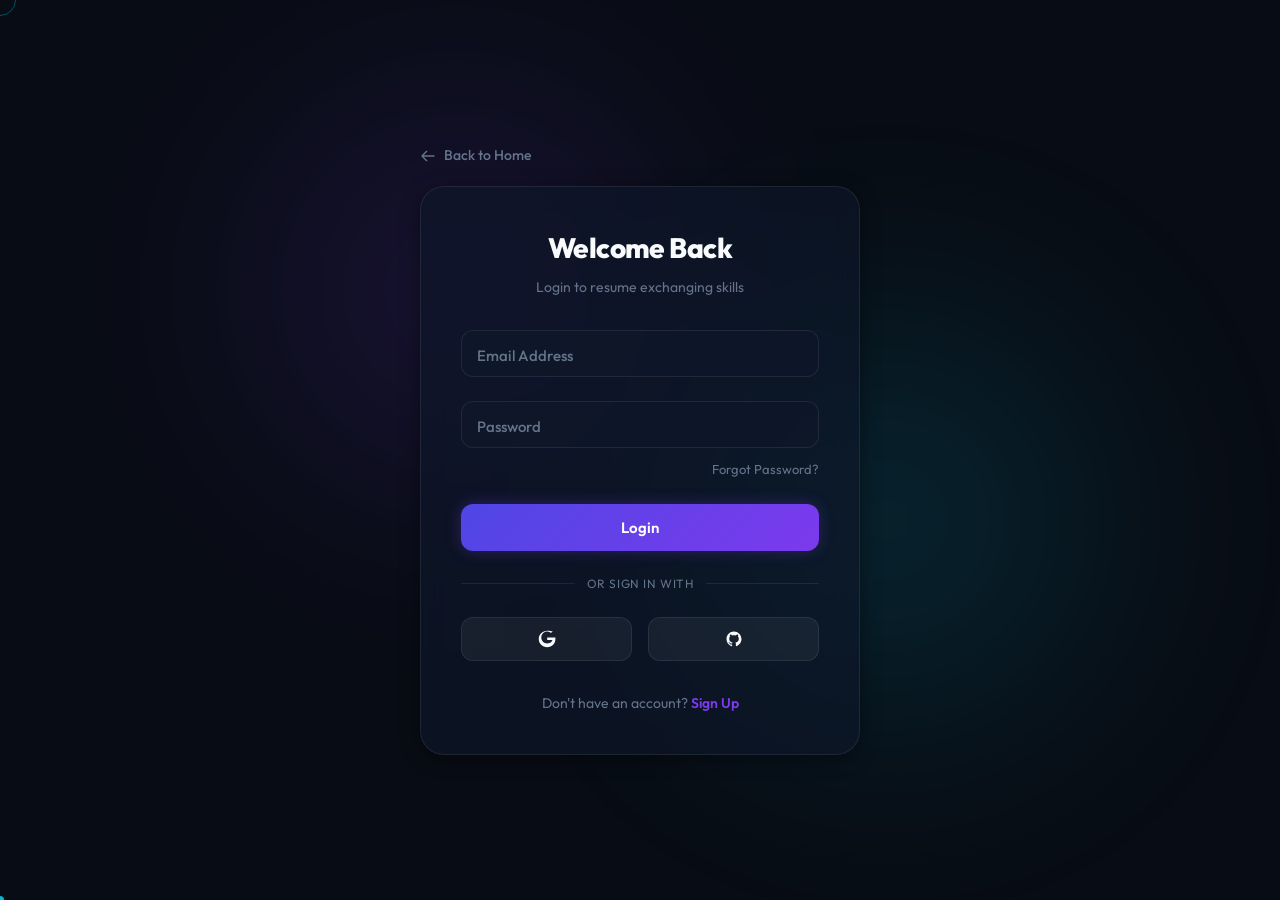
<file: explore.html>
<!DOCTYPE html>
<html lang="en" data-theme="dark">
<head>
  <meta charset="UTF-8">
  <meta name="viewport" content="width=device-width, initial-scale=1.0">
  <title>Find Partners - SkillSync</title>
  <link rel="stylesheet" href="css/global.css">
  <link rel="stylesheet" href="css/explore.css">
</head>
<body>

  <!-- Premium Loader Screen -->
  <div id="loader-screen">
    <div class="loader-logo">
      <svg viewBox="0 0 44 24" width="56" height="32" fill="none">
        <circle cx="14" cy="12" r="8" stroke="#8b5cf6" stroke-width="3" />
        <circle cx="27" cy="12" r="8" stroke="#94a3b8" stroke-width="3" stroke-opacity="0.8" />
      </svg>
      <span>SkillSync</span>
    </div>
    <div class="loader-ring"></div>
  </div>

  <div class="glowing-blob blob-purple"></div>
  <div class="glowing-blob blob-cyan"></div>

  <div class="dashboard-layout">
    
    <!-- Sidebar -->
    <div id="sidebar-container"></div>
    
    <!-- Main Content -->
    <main class="main-content">
      
      <!-- Page Header -->
      <header class="page-header">
        <div class="page-title">
          <h1>Find Learning Partners</h1>
          <p>Match with members who offer what you want to learn, and want what you teach.</p>
        </div>
      </header>
      
      <!-- Search & Filtering Panels -->
      <section class="search-filters-bar glass">
        <div class="search-input-wrapper">
          <svg viewBox="0 0 24 24" width="18" height="18" fill="none" stroke="var(--text-muted)" stroke-width="2"><circle cx="11" cy="11" r="8"/><path d="m21 21-4.3-4.3"/></svg>
          <input type="text" id="search-query" placeholder="Search by name, teaching skills, or topics...">
        </div>
        
        <div class="filters-row">
          <select id="filter-level" aria-label="Filter by Skill Level">
            <option value="all">Any Level</option>
            <option value="Beginner">Beginner</option>
            <option value="Intermediate">Intermediate</option>
            <option value="Expert">Expert</option>
          </select>
          
          <select id="filter-availability" aria-label="Filter by Availability">
            <option value="all">Any Availability</option>
            <option value="Weekends">Weekends & Evenings</option>
            <option value="Weekdays">Weekdays</option>
            <option value="Flexible">Flexible Schedule</option>
          </select>
          
          <select id="filter-rating" aria-label="Filter by Rating">
            <option value="all">Any Rating</option>
            <option value="4.8">4.8+ Stars</option>
            <option value="4.9">4.9+ Stars</option>
            <option value="5.0">5.0 Stars</option>
          </select>
          
          <button class="btn btn-secondary" id="clear-filters-btn">Clear</button>
        </div>
      </section>
      
      <!-- Results Grid -->
      <section class="matches-grid" id="explore-matches-grid">
        <!-- Match Cards dynamically injected here -->
      </section>
      
    </main>
    
  </div>

  <!-- Exchange Request Modal Overlay -->
  <div class="modal-overlay" id="exchange-modal">
    <div class="modal-container glass-card">
      <div class="modal-header">
        <span class="modal-title">Send Barter Request</span>
        <span class="modal-close" id="close-exchange-modal">&times;</span>
      </div>
      <form id="exchange-request-form">
        <!-- Hidden values -->
        <input type="hidden" id="target-partner-id">
        
        <div class="modal-body">
          <div class="barter-flow-visual">
            <div class="barter-party me">
              <span class="party-label">You offer</span>
              <select class="form-control" id="barter-offer-select" required>
                <!-- Dynamic offered skills of current user -->
              </select>
            </div>
            
            <div class="barter-icon-center">
              <svg width="20" height="20" fill="none" stroke="var(--purple)" stroke-width="2.5" viewBox="0 0 24 24">
                <path stroke-linecap="round" stroke-linejoin="round" d="M8 7h12m0 0l-4-4m4 4l-4 4m0 6H4m0 0l4 4m-4-4l4-4"/>
              </svg>
            </div>
            
            <div class="barter-party partner">
              <span class="party-label" id="partner-offer-label">Elena offers</span>
              <select class="form-control" id="barter-receive-select" required>
                <!-- Dynamic offered skills of partner -->
              </select>
            </div>
          </div>
          
          <div class="form-group" style="margin-top: 24px;">
            <label class="form-label" for="exchange-proposal-msg">Barter Message</label>
            <textarea class="form-control" id="exchange-proposal-msg" rows="3" style="resize:none;" placeholder="Hi! I'd love to teach you X in exchange for learning Y. Let me know if you are free..."></textarea>
          </div>
        </div>
        
        <div class="modal-footer">
          <button type="button" class="btn btn-secondary" id="cancel-exchange-modal">Cancel</button>
          <button type="submit" class="btn btn-primary btn-glow">Send Proposal</button>
        </div>
      </form>
    </div>
  </div>

  <script src="js/theme.js"></script>
  <script src="js/explore.js"></script>
</body>
</html>
</file>
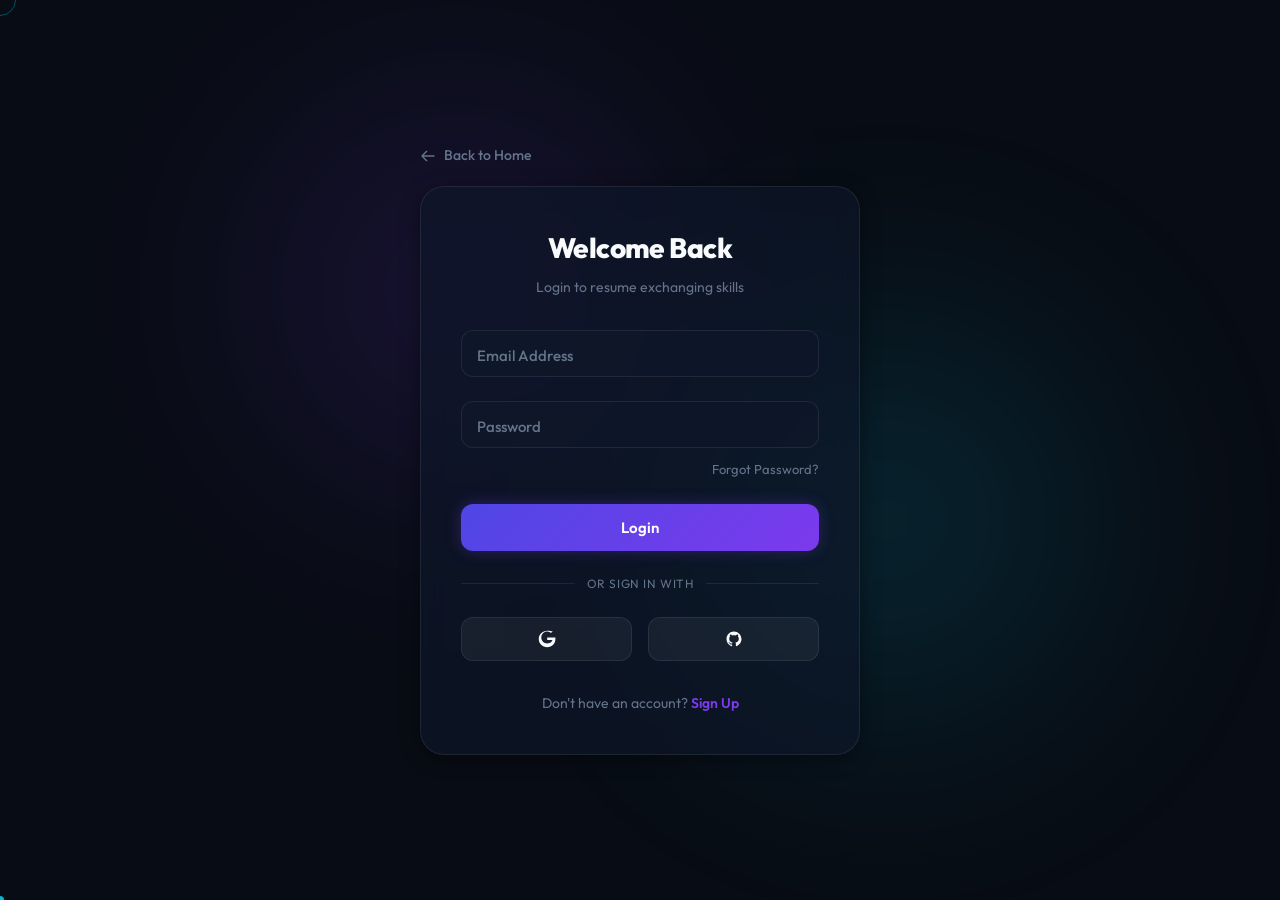
<file: feed.html>
<!DOCTYPE html>
<html lang="en" data-theme="dark">
<head>
  <meta charset="UTF-8">
  <meta name="viewport" content="width=device-width, initial-scale=1.0">
  <title>Community Moments - SkillSync</title>
  <link rel="stylesheet" href="css/global.css">
  <link rel="stylesheet" href="css/feed.css">
</head>
<body>

  <!-- Premium Loader Screen -->
  <div id="loader-screen">
    <div class="loader-logo">
      <svg viewBox="0 0 44 24" width="76" height="42" fill="none">
        <circle cx="14" cy="12" r="8" stroke="var(--logo-purple)" stroke-width="3.5" />
        <circle cx="27" cy="12" r="8" stroke="var(--logo-grey)" stroke-width="3.5" stroke-opacity="0.9" />
      </svg>
      <span>SkillSync</span>
    </div>
    <div class="loader-ring"></div>
  </div>

  <div class="glowing-blob blob-purple"></div>
  <div class="glowing-blob blob-cyan"></div>

  <div class="dashboard-layout">
    
    <!-- Sidebar -->
    <div id="sidebar-container"></div>
    
    <!-- Main Content -->
    <main class="main-content">
      
      <div class="feed-header" style="margin-bottom: 24px;">
        <h2 style="font-size: 26px; font-weight: 800; letter-spacing: -0.02em; color: var(--text-primary);">Community Moments</h2>
        <p style="font-size: 14.5px; color: var(--text-secondary); margin-top: 4px;">Share your learning journey, bartering feedback, certificates, and workstation setups with the SkillSync network!</p>
      </div>

      <div class="feed-grid">
        
        <!-- Feed Column -->
        <div class="feed-main-col">
          
          <!-- Quick share box -->
          <div class="quick-share-box glass" id="quick-share-trigger-box">
            <div class="quick-share-avatar" id="quick-share-avatar-placeholder"></div>
            <div class="quick-share-input">Share a learning moment with a photo...</div>
            <button class="btn-share-photo">📷 Photo</button>
          </div>

          <!-- Posts Feed -->
          <div class="activity-feed" id="activity-feed-container">
            <!-- Dynamic Posts render here -->
          </div>
          
        </div>

        <!-- Sidebar Widgets Column -->
        <div class="feed-side-col">
          
          <!-- Community Guidelines -->
          <div class="widget-card glass-card">
            <h4>Barter Etiquette 🤝</h4>
            <ul style="padding-left: 16px; margin-top: 10px; font-size:12.5px; color:var(--text-secondary); display:flex; flex-direction:column; gap:8px;">
              <li>Be encouraging and supportive to other learners.</li>
              <li>Post authentic pictures of your studies, notes, or credentials.</li>
              <li>Include tags like #SkillSync or #KnowledgeExchange.</li>
              <li>Respect the 1-to-1 time of your barter partners.</li>
            </ul>
          </div>
          
        </div>
        
      </div>
      
    </main>
    
  </div>

  <!-- Modal Create Post (Photo Sharing) Overlay -->
  <div class="modal-overlay" id="share-post-modal">
    <div class="modal-container glass-card">
      <div class="modal-header">
        <span class="modal-title">Share Learning Moment</span>
        <span class="modal-close" id="close-post-modal">&times;</span>
      </div>
      <form id="share-post-form">
        <div class="modal-body">
          <div class="form-group">
            <label class="form-label" for="post-caption">Post Caption</label>
            <textarea class="form-control" id="post-caption" rows="3" required style="resize:none;" placeholder="What did you learn or teach today? Share your thoughts..."></textarea>
          </div>
          
          <div class="form-group">
            <label class="form-label">Attach Photo Template</label>
            <div class="photo-select-preview-grid">
              
              <label class="photo-option active">
                <input type="radio" name="photo-template-select" value="study" checked style="display:none;">
                <span class="photo-option-icon">☕💻</span>
                <span class="photo-option-label">Study Workspace</span>
              </label>
              
              <label class="photo-option">
                <input type="radio" name="photo-template-select" value="certificate" style="display:none;">
                <span class="photo-option-icon">🏆📜</span>
                <span class="photo-option-label">Certificate Badge</span>
              </label>

              <label class="photo-option">
                <input type="radio" name="photo-template-select" value="whiteboard" style="display:none;">
                <span class="photo-option-icon">🎨📊</span>
                <span class="photo-option-label">Whiteboard Brainstorm</span>
              </label>

              <label class="photo-option">
                <input type="radio" name="photo-template-select" value="workspace" style="display:none;">
                <span class="photo-option-icon">🖥️💡</span>
                <span class="photo-option-label">Workstation Desk</span>
              </label>
              
            </div>
          </div>
        </div>
        <div class="modal-footer">
          <button type="button" class="btn btn-secondary" id="cancel-post-modal">Cancel</button>
          <button type="submit" class="btn btn-primary btn-glow">Share Post</button>
        </div>
      </form>
    </div>
  </div>

  <script src="js/theme.js"></script>
  <script src="js/feed.js"></script>
</body>
</html>
</file>
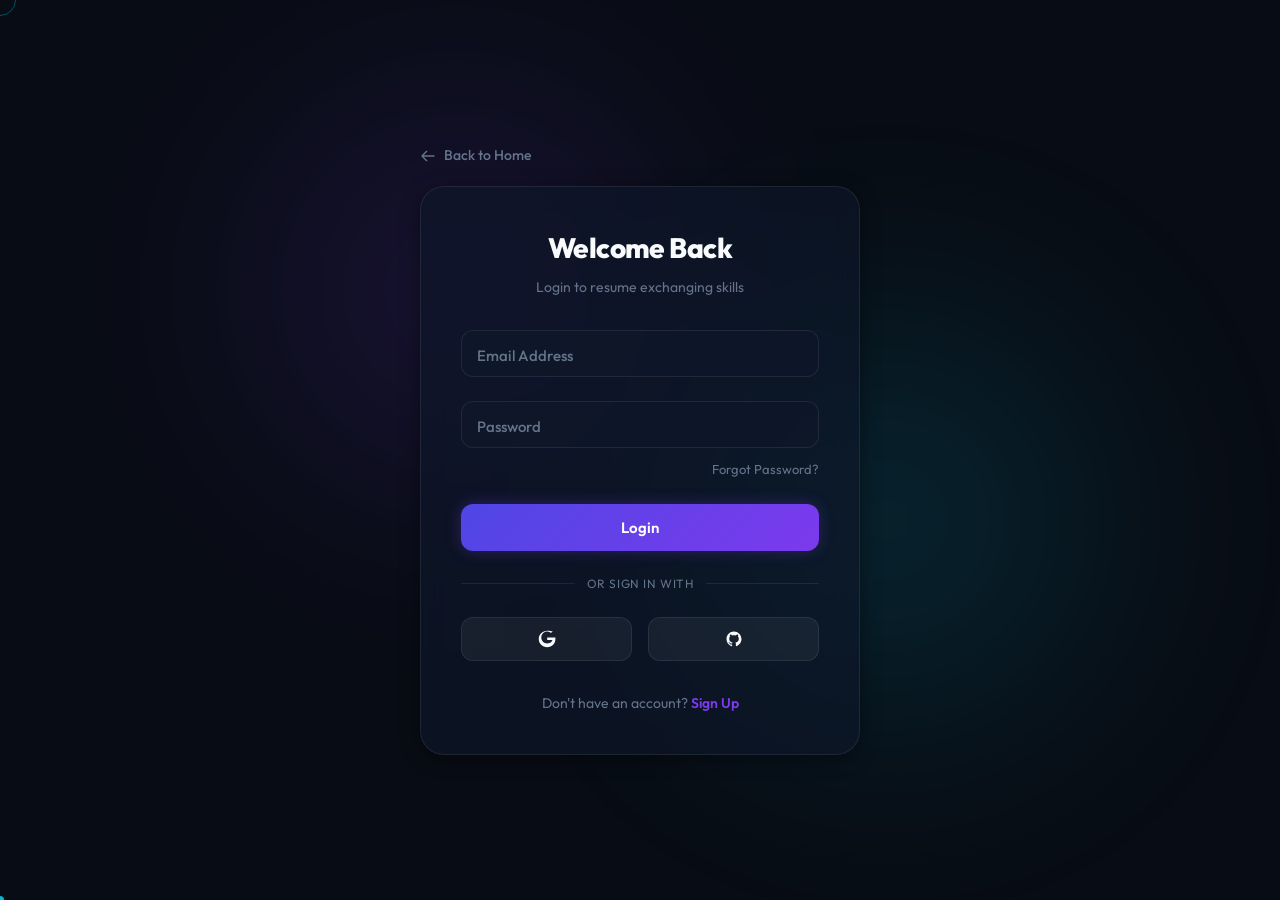
<file: login.html>
<!DOCTYPE html>
<html lang="en" data-theme="dark">
<head>
  <meta charset="UTF-8">
  <meta name="viewport" content="width=device-width, initial-scale=1.0">
  <title>Login - SkillSync</title>
  <link rel="stylesheet" href="css/global.css">
  <link rel="stylesheet" href="css/auth.css">
</head>
<body>

  <!-- Premium Loader Screen -->
  <div id="loader-screen">
    <div class="loader-logo">
      <svg viewBox="0 0 44 24" width="56" height="32" fill="none">
        <circle cx="14" cy="12" r="8" stroke="#8b5cf6" stroke-width="3" />
        <circle cx="27" cy="12" r="8" stroke="#94a3b8" stroke-width="3" stroke-opacity="0.8" />
      </svg>
      <span>SkillSync</span>
    </div>
    <div class="loader-ring"></div>
  </div>

  <div class="glowing-blob blob-purple"></div>
  <div class="glowing-blob blob-cyan"></div>

  <!-- Outer container centering the card -->
  <div class="auth-wrapper">
    <div class="auth-card-container">
      
      <!-- Back to Home link -->
      <a href="index.html" class="back-home-link">
        <svg width="16" height="16" fill="none" stroke="currentColor" stroke-width="2" viewBox="0 0 24 24"><path stroke-linecap="round" stroke-linejoin="round" d="M10 19l-7-7m0 0l7-7m-7 7h18"/></svg>
        Back to Home
      </a>
      
      <!-- Login View -->
      <div class="auth-card glass active" id="login-view">
        <div class="auth-header">
          <h2>Welcome Back</h2>
          <p>Login to resume exchanging skills</p>
        </div>
        
        <form id="login-form">
          <div class="form-group-floating">
            <input type="email" id="login-email" required placeholder=" " autocomplete="email">
            <label for="login-email">Email Address</label>
            <div class="input-glow"></div>
          </div>
          
          <div class="form-group-floating">
            <input type="password" id="login-password" required placeholder=" " autocomplete="current-password">
            <label for="login-password">Password</label>
            <div class="input-glow"></div>
          </div>
          
          <div class="forgot-link-row">
            <span class="forgot-btn clickable" id="trigger-forgot">Forgot Password?</span>
          </div>
          
          <button type="submit" class="btn btn-primary btn-glow btn-block">Login</button>
        </form>
        
        <div class="auth-divider">
          <span>Or sign in with</span>
        </div>
        
        <div class="social-login-grid">
          <button class="btn btn-secondary btn-social" aria-label="Sign in with Google">
            <svg width="18" height="18" fill="currentColor" viewBox="0 0 24 24"><path d="M12.24 10.285V13.4h6.887c-.275 1.565-1.88 4.604-6.887 4.604-4.33 0-7.859-3.579-7.859-7.993 0-4.414 3.53-7.993 7.86-7.993 2.46 0 4.108 1.025 5.048 1.926l2.427-2.334C18.155 1.637 15.42 1 12.24 1 5.922 1 1 5.932 1 12s4.922 11 11.24 11c6.598 0 10.99-4.637 10.99-11.19 0-.752-.082-1.325-.183-1.81H12.24z"/></svg>
          </button>
          <button class="btn btn-secondary btn-social" aria-label="Sign in with GitHub">
            <svg width="18" height="18" fill="currentColor" viewBox="0 0 24 24"><path fill-rule="evenodd" d="M12 2C6.477 2 2 6.477 2 12c0 4.42 2.87 8.17 6.84 9.5.5.08.66-.23.66-.5v-1.69c-2.77.6-3.36-1.34-3.36-1.34-.46-1.16-1.11-1.47-1.11-1.47-.9-.62.07-.6.07-.6 1 .07 1.53 1.03 1.53 1.03.9 1.52 2.34 1.07 2.91.83.09-.65.35-1.09.63-1.34-2.22-.25-4.55-1.11-4.55-4.92 0-1.11.38-2 1.03-2.71-.1-.25-.45-1.29.1-2.64 0 0 .84-.27 2.75 1.02.79-.22 1.65-.33 2.5-.33.85 0 1.71.11 2.5.33 1.91-1.29 2.75-1.02 2.75-1.02.55 1.35.2 2.39.1 2.64.65.71 1.03 1.6 1.03 2.71 0 3.82-2.34 4.66-4.57 4.91.36.31.69.92.69 1.85V21c0 .27.16.59.67.5C19.14 20.16 22 16.42 22 12A10 10 0 0012 2z" clip-rule="evenodd"/></svg>
          </button>
        </div>
        
        <p class="auth-switch">Don't have an account? <a href="register.html">Sign Up</a></p>
      </div>

      <!-- Forgot Password View (Hidden by default, slides in) -->
      <div class="auth-card glass" id="forgot-view">
        <div class="auth-header">
          <h2>Reset Password</h2>
          <p>Enter email to receive recovery instructions</p>
        </div>
        
        <form id="forgot-form">
          <div class="form-group-floating">
            <input type="email" id="forgot-email" required placeholder=" ">
            <label for="forgot-email">Email Address</label>
            <div class="input-glow"></div>
          </div>
          
          <button type="submit" class="btn btn-primary btn-glow btn-block">Send Reset Link</button>
        </form>
        
        <p class="auth-switch">Remember your credentials? <span class="clickable" id="trigger-login">Back to Login</span></p>
      </div>
      
    </div>
  </div>

  <script src="js/theme.js"></script>
  <script src="js/auth.js"></script>
</body>
</html>
</file>
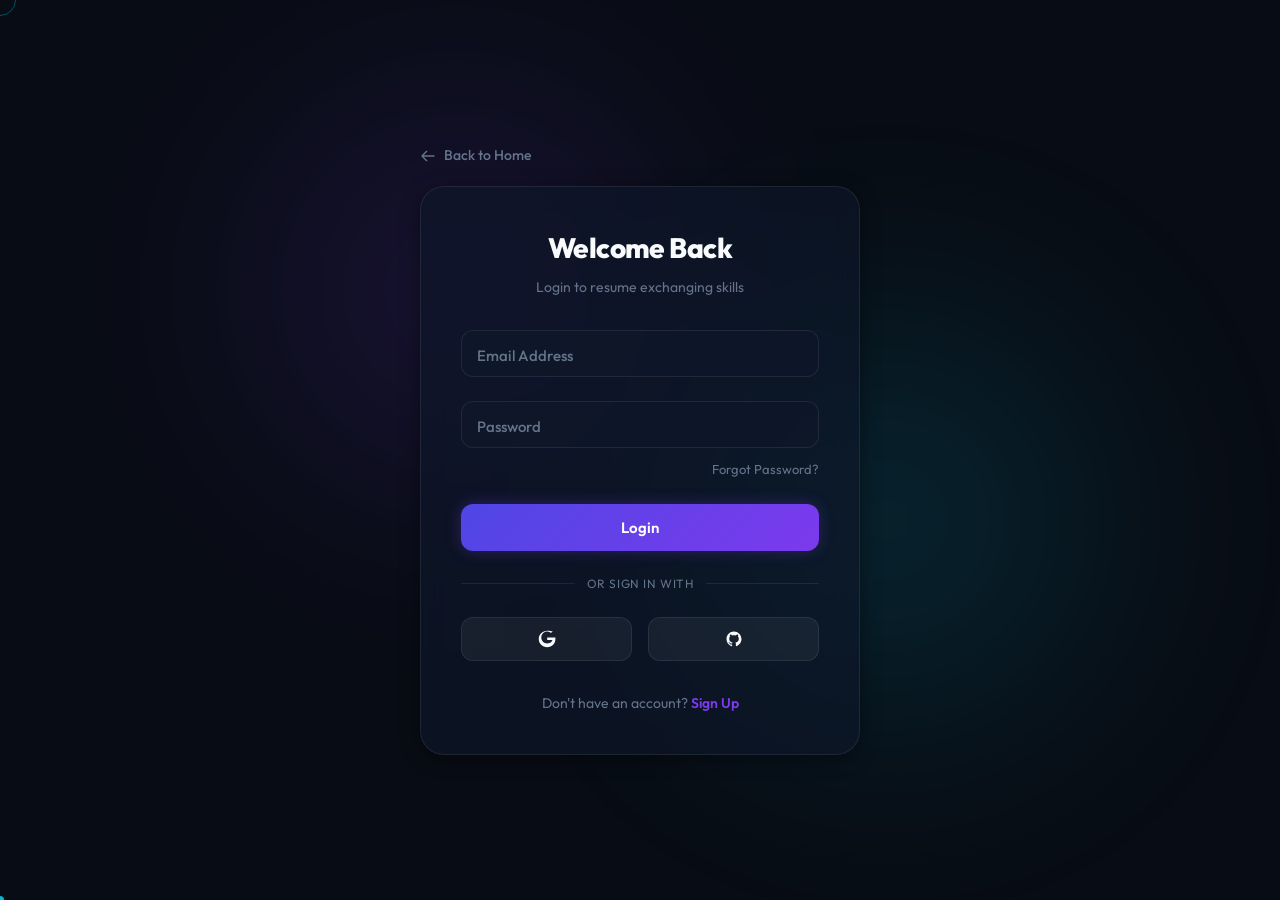
<file: profile.html>
<!DOCTYPE html>
<html lang="en" data-theme="dark">
<head>
  <meta charset="UTF-8">
  <meta name="viewport" content="width=device-width, initial-scale=1.0">
  <title>My Profile - SkillSync</title>
  <link rel="stylesheet" href="css/global.css">
  <link rel="stylesheet" href="css/profile.css">
</head>
<body>

  <!-- Premium Loader Screen -->
  <div id="loader-screen">
    <div class="loader-logo">
      <svg viewBox="0 0 44 24" width="56" height="32" fill="none">
        <circle cx="14" cy="12" r="8" stroke="#8b5cf6" stroke-width="3" />
        <circle cx="27" cy="12" r="8" stroke="#94a3b8" stroke-width="3" stroke-opacity="0.8" />
      </svg>
      <span>SkillSync</span>
    </div>
    <div class="loader-ring"></div>
  </div>

  <div class="glowing-blob blob-purple"></div>
  <div class="glowing-blob blob-cyan"></div>

  <div class="dashboard-layout">
    
    <!-- Sidebar -->
    <div id="sidebar-container"></div>
    
    <!-- Main Content -->
    <main class="main-content">
      
      <!-- LinkedIn style Header Card -->
      <section class="linkedin-card header-card glass-card" style="padding: 0; border-radius: 20px; margin-bottom: 28px;">
        <div class="profile-banner"></div>
        <div class="profile-header-details">
          
          <div class="profile-avatar-wrapper">
            <div class="profile-avatar-container clickable" id="profile-avatar" title="Click avatar for options">
              <!-- SVG Avatar dynamically injected -->
            </div>
            <button type="button" class="profile-avatar-badge-btn" id="avatar-badge-btn" title="Avatar & account options" aria-label="Avatar options">
              <svg width="14" height="14" fill="none" stroke="currentColor" stroke-width="2" viewBox="0 0 24 24"><path stroke-linecap="round" stroke-linejoin="round" d="M10.325 4.317c.426-1.756 2.924-1.756 3.35 0a1.724 1.724 0 002.573 1.066c1.543-.94 3.31.826 2.37 2.37a1.724 1.724 0 001.065 2.572c1.756.426 1.756 2.924 0 3.35a1.724 1.724 0 00-1.066 2.573c.94 1.543-.826 3.31-2.37 2.37a1.724 1.724 0 00-2.572 1.065c-.426 1.756-2.924 1.756-3.35 0a1.724 1.724 0 00-2.573-1.066c-1.543.94-3.31-.826-2.37-2.37a1.724 1.724 0 00-1.065-2.572c-1.756-.426-1.756-2.924 0-3.35a1.724 1.724 0 001.066-2.573c-.94-1.543.826-3.31 2.37-2.37.996.608 2.296.07 2.572-1.065z"/><path stroke-linecap="round" stroke-linejoin="round" d="M15 12a3 3 0 11-6 0 3 3 0 016 0z"/></svg>
            </button>
            <div class="dropdown-menu profile-avatar-dropdown glass" id="profile-avatar-menu">
              <div class="dropdown-header">Avatar & Profile</div>
              <div class="dropdown-item edit-profile-trigger" id="avatar-edit-trigger">
                <svg width="16" height="16" fill="none" stroke="currentColor" stroke-width="2" viewBox="0 0 24 24"><path stroke-linecap="round" stroke-linejoin="round" d="M15.232 5.232l3.536 3.536m-2.036-5.036a2.5 2.5 0 113.536 3.536L6.5 21.036H3v-3.572L16.732 3.732z"/></svg>
                Edit Avatar / Profile
              </div>
              <div class="dropdown-divider"></div>
              <div class="dropdown-item text-danger logout-btn clickable" style="color:#ef4444;">
                <svg width="16" height="16" fill="none" stroke="currentColor" stroke-width="2" viewBox="0 0 24 24"><path stroke-linecap="round" stroke-linejoin="round" d="M17 16l4-4m0 0l-4-4m4 4H7m6 4v1a3 3 0 01-3 3H6a3 3 0 01-3-3V7a3 3 0 013-3h4a3 3 0 013 3v1"/></svg>
                Logout
              </div>
            </div>
          </div>
          
          <div class="profile-info-block">
            <div class="profile-name-row">
              <h2 id="profile-display-name">Loading Profile...</h2>
              <span class="pro-badge">PRO</span>
            </div>
            
            <!-- Professional Headline like LinkedIn -->
            <p id="profile-display-headline" class="profile-headline-text">Senior UX Lead | Figma Design System Specialist</p>
            
            <div class="connections-row">
              <span id="profile-display-location">Prague, Czech Republic</span>
              <span class="divider-dot">&bull;</span>
              <span id="profile-display-connections" class="connections-count">42 exchanges &bull; 500+ connections</span>
            </div>
            
            <div class="profile-cta-row">
              <button class="btn btn-primary btn-glow open-barter-btn">Open to Exchange</button>
              <button class="btn btn-secondary share-post-trigger-btn" id="create-post-trigger">Share learning moment</button>
              <button class="btn btn-secondary btn-icon edit-profile-trigger" id="edit-profile-btn" title="Edit Profile Details">
                <svg width="16" height="16" fill="none" stroke="currentColor" stroke-width="2" viewBox="0 0 24 24"><path stroke-linecap="round" stroke-linejoin="round" d="M15.232 5.232l3.536 3.536m-2.036-5.036a2.5 2.5 0 113.536 3.536L6.5 21.036H3v-3.572L16.732 3.732z"/></svg>
              </button>
              <button class="btn btn-danger-soft logout-btn" id="profile-logout-btn" title="Logout of SkillSync">
                <svg width="16" height="16" fill="none" stroke="currentColor" stroke-width="2" viewBox="0 0 24 24"><path stroke-linecap="round" stroke-linejoin="round" d="M17 16l4-4m0 0l-4-4m4 4H7m6 4v1a3 3 0 01-3 3H6a3 3 0 01-3-3V7a3 3 0 013-3h4a3 3 0 013 3v1"/></svg>
                <span>Logout</span>
              </button>
            </div>
          </div>
          
        </div>
      </section>
      
      <!-- Main Columns -->
      <div class="profile-grid">
        
        <!-- Left column: About, Activity, Experience -->
        <div class="profile-left-column">
          
          <!-- About/Summary Card -->
          <div class="linkedin-card glass-card">
            <h3>About Summary</h3>
            <p id="profile-display-bio" class="profile-bio-text">Loading bio details...</p>
            <div class="availability-info-row" style="margin-top: 14px; padding-top: 14px; border-top: 1px dashed var(--border-color); font-size:13.5px;">
              <strong>Availability Status:</strong> <span id="profile-display-availability" style="color:var(--cyan); font-weight:600;">Flexible Hours</span>
            </div>
          </div>


          <!-- Experience Card (Exchanges History styled as jobs) -->
          <div class="linkedin-card glass-card">
            <h3>Exchange Experience</h3>
            <div class="experience-list" id="profile-experience-list">
              <!-- Render completed sessions as job nodes -->
            </div>
          </div>
          
        </div>
        
        <!-- Right column: Skills, Badges, Reviews -->
        <div class="profile-right-column">
          
          <!-- Skills & Endorsements Card -->
          <div class="linkedin-card glass-card">
            <div class="card-header-row" style="display: flex; justify-content: space-between; align-items: center; border-bottom: 1px solid var(--border-color); padding-bottom: 12px; margin-bottom: 16px;">
              <h3 style="margin-bottom:0;">Skills & Endorsements</h3>
              <div style="display:flex; gap:8px;">
                <button class="btn btn-secondary btn-icon btn-sm" id="add-offered-skill-btn" title="Add Skill Offered">
                  <span style="font-size:14px;">🎓</span>
                </button>
                <button class="btn btn-secondary btn-icon btn-sm" id="add-wanted-skill-btn" title="Add Skill Wanted">
                  <span style="font-size:14px;">🔍</span>
                </button>
              </div>
            </div>
            
            <div class="skills-block-section">
              <h5 class="section-sub-title">Skills I teach</h5>
              <div class="skills-chips-list" id="offered-chips-container">
                <!-- Offered Chips -->
              </div>
            </div>
            
            <div class="skills-block-section" style="margin-top: 20px;">
              <h5 class="section-sub-title">Skills I want to learn</h5>
              <div class="skills-chips-list" id="wanted-chips-container">
                <!-- Wanted Chips -->
              </div>
            </div>
          </div>

          <!-- Achievements Card -->
          <div class="linkedin-card glass-card">
            <h3>Achievements Badges</h3>
            <div class="profile-badges-grid" id="profile-badges-container">
              <!-- Badges shelf -->
            </div>
          </div>

          <!-- Recommendations and Reviews -->
          <div class="linkedin-card glass-card">
            <h3>Recommendations Feedback</h3>
            
            <div class="rating-summary-box">
              <div class="rating-stars-large" id="avg-stars-container">★★★★★</div>
              <div>
                <h4 id="avg-rating-value">5.0 / 5.0</h4>
                <p>From <span id="rating-review-count">1</span> recommendations</p>
              </div>
            </div>
            
            <div class="reviews-list" id="profile-reviews-list">
              <!-- Reviews items -->
            </div>
          </div>

          <!-- Account & Session Card -->
          <div class="linkedin-card glass-card">
            <div class="card-header-row" style="display: flex; justify-content: space-between; align-items: center; border-bottom: 1px solid var(--border-color); padding-bottom: 12px; margin-bottom: 16px;">
              <h3 style="margin-bottom:0;">Account & Session</h3>
              <span class="badge" style="background: rgba(16, 185, 129, 0.15); color: #10b981; border: 1px solid rgba(16, 185, 129, 0.3); font-size: 11px; padding: 4px 8px; border-radius: 12px;">Active</span>
            </div>
            <p style="font-size: 13.5px; color: var(--text-secondary); margin-bottom: 16px;">
              You are currently logged in to your SkillSync account. Click below to sign out securely.
            </p>
            <button class="btn btn-danger-soft logout-btn" style="width: 100%; justify-content: center; gap: 8px;">
              <svg width="16" height="16" fill="none" stroke="currentColor" stroke-width="2" viewBox="0 0 24 24"><path stroke-linecap="round" stroke-linejoin="round" d="M17 16l4-4m0 0l-4-4m4 4H7m6 4v1a3 3 0 01-3 3H6a3 3 0 01-3-3V7a3 3 0 013-3h4a3 3 0 013 3v1"/></svg>
              Logout of SkillSync
            </button>
          </div>
          
        </div>
        
      </div>
      
    </main>
    
  </div>

  <!-- Modal Edit Profile Detail -->
  <div class="modal-overlay" id="edit-profile-modal">
    <div class="modal-container glass-card">
      <div class="modal-header">
        <span class="modal-title">Edit Profile Details</span>
        <span class="modal-close" id="close-profile-modal">&times;</span>
      </div>
      <form id="edit-profile-form">
        <div class="modal-body">
          <div class="form-group">
            <label class="form-label" for="edit-name">Display Name</label>
            <input type="text" class="form-control" id="edit-name" required>
          </div>
          <div class="form-group">
            <label class="form-label" for="edit-headline">Professional Headline</label>
            <input type="text" class="form-control" id="edit-headline" required placeholder="e.g. Senior UX Designer | HTML/CSS Mentor">
          </div>
          <div class="form-group">
            <label class="form-label" for="edit-location">Location</label>
            <input type="text" class="form-control" id="edit-location" required>
          </div>
          <div class="form-group">
            <label class="form-label" for="edit-bio">Short Bio / About Summary</label>
            <textarea class="form-control" id="edit-bio" rows="4" maxlength="350" style="resize: none;" placeholder="Explain your background..."></textarea>
          </div>
          <div class="form-group">
            <label class="form-label" for="edit-avatar-url">Custom Profile Picture URL (Optional)</label>
            <input type="url" class="form-control" id="edit-avatar-url" placeholder="Paste image link (overrides avatar style below)">
          </div>
          <div class="form-group">
            <label class="form-label" for="edit-banner-url">Custom Cover Banner URL (Optional)</label>
            <input type="url" class="form-control" id="edit-banner-url" placeholder="Paste banner image link">
          </div>
          <div class="form-group">
            <label class="form-label">Profile Avatar Style</label>
            <div class="avatar-select-grid" style="display: flex; gap: 12px; margin-top: 8px;">
              <label class="avatar-opt active" style="cursor:pointer; display:block;">
                <input type="radio" name="edit-avatar-color" value="purple" checked style="display:none;">
                <span class="avatar-opt-preview" style="display:block; width:36px; height:36px; border-radius:50%; border:2px solid transparent; background: linear-gradient(135deg, #4F46E5, #7C3AED);"></span>
              </label>
              <label class="avatar-opt" style="cursor:pointer; display:block;">
                <input type="radio" name="edit-avatar-color" value="pink" style="display:none;">
                <span class="avatar-opt-preview" style="display:block; width:36px; height:36px; border-radius:50%; border:2px solid transparent; background: linear-gradient(135deg, #EC4899, #8B5CF6);"></span>
              </label>
              <label class="avatar-opt" style="cursor:pointer; display:block;">
                <input type="radio" name="edit-avatar-color" value="blue" style="display:none;">
                <span class="avatar-opt-preview" style="display:block; width:36px; height:36px; border-radius:50%; border:2px solid transparent; background: linear-gradient(135deg, #3B82F6, #06B6D4);"></span>
              </label>
              <label class="avatar-opt" style="cursor:pointer; display:block;">
                <input type="radio" name="edit-avatar-color" value="green" style="display:none;">
                <span class="avatar-opt-preview" style="display:block; width:36px; height:36px; border-radius:50%; border:2px solid transparent; background: linear-gradient(135deg, #10B981, #3B82F6);"></span>
              </label>
              <label class="avatar-opt" style="cursor:pointer; display:block;">
                <input type="radio" name="edit-avatar-color" value="orange" style="display:none;">
                <span class="avatar-opt-preview" style="display:block; width:36px; height:36px; border-radius:50%; border:2px solid transparent; background: linear-gradient(135deg, #F59E0B, #EF4444);"></span>
              </label>
            </div>
          </div>
          <div class="form-group">
            <label class="form-label" for="edit-availability">Availability / Preferred Hours</label>
            <select class="form-control" id="edit-availability">
              <option value="Flexible Schedule">Flexible Schedule</option>
              <option value="Weekends & Evenings">Weekends & Evenings</option>
              <option value="Weekdays Afternoon">Weekdays Afternoon</option>
              <option value="Weekdays 6 PM - 9 PM">Weekdays 6 PM - 9 PM</option>
            </select>
          </div>
        </div>
        <div class="modal-footer" style="display: flex; justify-content: space-between; align-items: center;">
          <button type="button" class="btn btn-danger-soft logout-btn" style="padding: 8px 14px; font-size: 13px;">
            <svg width="15" height="15" fill="none" stroke="currentColor" stroke-width="2" viewBox="0 0 24 24"><path stroke-linecap="round" stroke-linejoin="round" d="M17 16l4-4m0 0l-4-4m4 4H7m6 4v1a3 3 0 01-3 3H6a3 3 0 01-3-3V7a3 3 0 013-3h4a3 3 0 013 3v1"/></svg>
            Logout
          </button>
          <div style="display: flex; gap: 10px;">
            <button type="button" class="btn btn-secondary" id="cancel-profile-modal">Cancel</button>
            <button type="submit" class="btn btn-primary btn-glow">Save Changes</button>
          </div>
        </div>
      </form>
    </div>
  </div>



  <!-- Skill Modal -->
  <div class="modal-overlay" id="skill-modal">
    <div class="modal-container glass-card">
      <div class="modal-header">
        <span class="modal-title" id="skill-modal-title">Add Skill</span>
        <span class="modal-close" id="close-skill-modal">&times;</span>
      </div>
      <form id="skill-form">
        <div class="modal-body">
          <input type="hidden" id="skill-type" value="offered">
          <input type="hidden" id="skill-edit-index" value="-1">
          
          <div class="form-group">
            <label class="form-label" for="skill-name-input">Skill Name</label>
            <input type="text" class="form-control" id="skill-name-input" required placeholder="e.g. JavaScript, Figma, Python">
          </div>
          <div class="form-group">
            <label class="form-label" for="skill-level-input">Proficiency Level</label>
            <select class="form-control" id="skill-level-input">
              <option value="Beginner">Beginner</option>
              <option value="Intermediate">Intermediate</option>
              <option value="Expert">Expert</option>
            </select>
          </div>
        </div>
        <div class="modal-footer">
          <button type="button" class="btn btn-secondary" id="cancel-skill-modal">Cancel</button>
          <button type="submit" class="btn btn-primary btn-glow" id="skill-submit-btn">Add Skill</button>
        </div>
      </form>
    </div>
  </div>

  <script src="js/theme.js"></script>
  <script src="js/profile.js"></script>
</body>
</html>
</file>
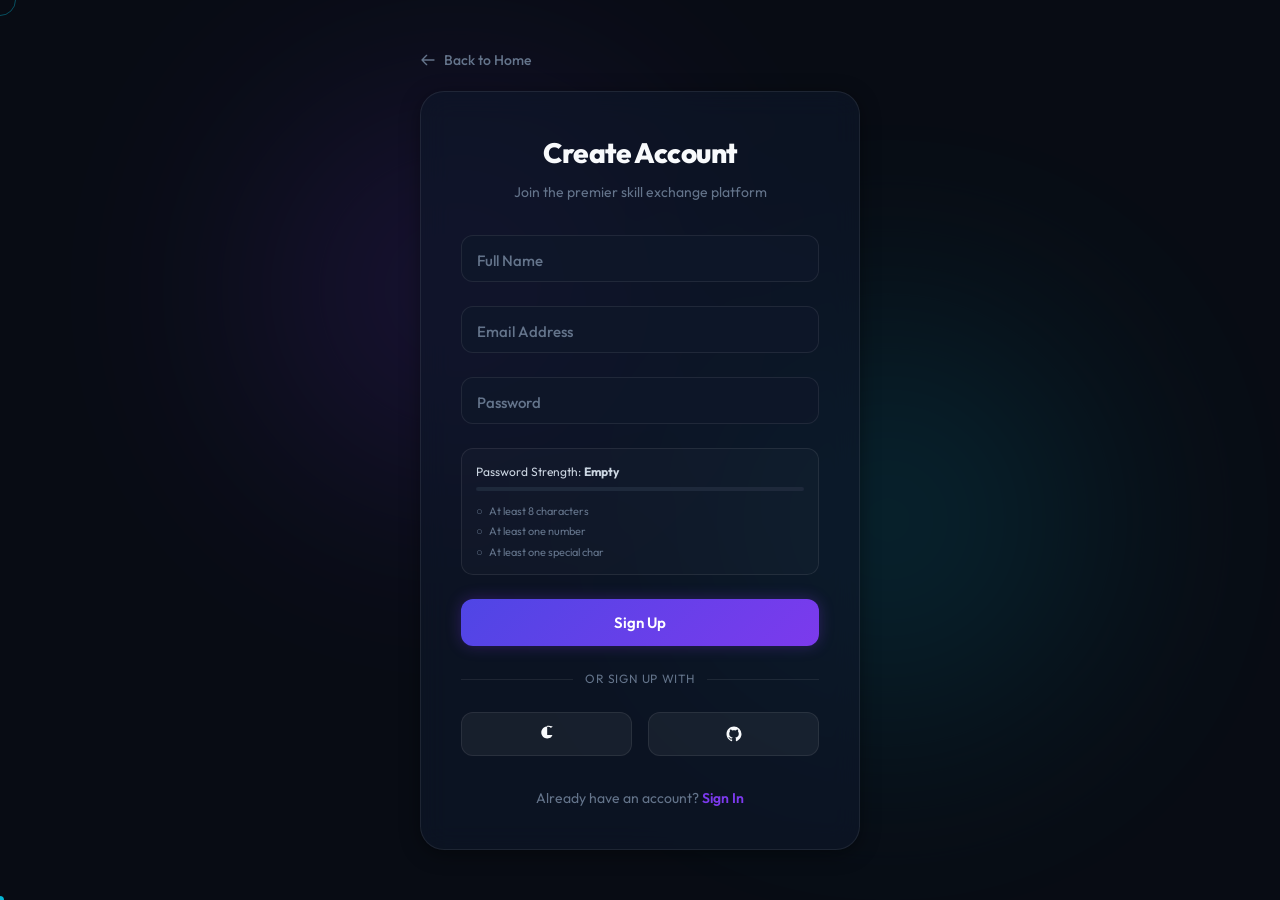
<file: register.html>
<!DOCTYPE html>
<html lang="en" data-theme="dark">
<head>
  <meta charset="UTF-8">
  <meta name="viewport" content="width=device-width, initial-scale=1.0">
  <title>Sign Up - SkillSync</title>
  <link rel="stylesheet" href="css/global.css">
  <link rel="stylesheet" href="css/auth.css">
</head>
<body>

  <!-- Premium Loader Screen -->
  <div id="loader-screen">
    <div class="loader-logo">
      <svg viewBox="0 0 44 24" width="56" height="32" fill="none">
        <circle cx="14" cy="12" r="8" stroke="#8b5cf6" stroke-width="3" />
        <circle cx="27" cy="12" r="8" stroke="#94a3b8" stroke-width="3" stroke-opacity="0.8" />
      </svg>
      <span>SkillSync</span>
    </div>
    <div class="loader-ring"></div>
  </div>

  <div class="glowing-blob blob-purple"></div>
  <div class="glowing-blob blob-cyan"></div>

  <div class="auth-wrapper">
    <div class="auth-card-container">
      
      <a href="index.html" class="back-home-link">
        <svg width="16" height="16" fill="none" stroke="currentColor" stroke-width="2" viewBox="0 0 24 24"><path stroke-linecap="round" stroke-linejoin="round" d="M10 19l-7-7m0 0l7-7m-7 7h18"/></svg>
        Back to Home
      </a>
      
      <!-- Registration Card -->
      <div class="auth-card glass active" id="register-card">
        <div class="auth-header">
          <h2>Create Account</h2>
          <p>Join the premier skill exchange platform</p>
        </div>
        
        <form id="register-form">
          <div class="form-group-floating">
            <input type="text" id="reg-name" required placeholder=" " autocomplete="name">
            <label for="reg-name">Full Name</label>
            <div class="input-glow"></div>
          </div>
          
          <div class="form-group-floating">
            <input type="email" id="reg-email" required placeholder=" " autocomplete="email">
            <label for="reg-email">Email Address</label>
            <div class="input-glow"></div>
          </div>
          
          <div class="form-group-floating">
            <input type="password" id="reg-password" required placeholder=" " autocomplete="new-password">
            <label for="reg-password">Password</label>
            <div class="input-glow"></div>
          </div>
          
          <!-- Password Strength Meter -->
          <div class="strength-meter-wrapper">
            <span class="strength-label">Password Strength: <strong id="strength-text">Empty</strong></span>
            <div class="strength-bar-bg">
              <div class="strength-bar" id="strength-bar"></div>
            </div>
            <ul class="strength-hints">
              <li id="hint-len">At least 8 characters</li>
              <li id="hint-num">At least one number</li>
              <li id="hint-spec">At least one special char</li>
            </ul>
          </div>
          
          <button type="submit" class="btn btn-primary btn-glow btn-block">Sign Up</button>
        </form>
        
        <div class="auth-divider">
          <span>Or sign up with</span>
        </div>
        
        <div class="social-login-grid">
          <button class="btn btn-secondary btn-social" aria-label="Sign up with Google">
            <svg width="18" height="18" fill="currentColor" viewBox="0 0 24 24"><path d="M12.24 10.285V13.4h6.887c-.275 1.565-1.88 4.604-6.887 4.604-4.33 0-7.859-3.579-7.859-7.993 0-4.414 3.53-7.993 7.86-7.993 2.46 0 4.108 1.025 5.048 1.926l2.427-2.334C18.155 1.637 15.42 1 12.24 1 5.922 1 12s4.922 11 11.24 11c6.598 0 10.99-4.637 10.99-11.19 0-.752-.082-1.325-.183-1.81H12.24z"/></svg>
          </button>
          <button class="btn btn-secondary btn-social" aria-label="Sign up with GitHub">
            <svg width="18" height="18" fill="currentColor" viewBox="0 0 24 24"><path fill-rule="evenodd" d="M12 2C6.477 2 2 6.477 2 12c0 4.42 2.87 8.17 6.84 9.5.5.08.66-.23.66-.5v-1.69c-2.77.6-3.36-1.34-3.36-1.34-.46-1.16-1.11-1.47-1.11-1.47-.9-.62.07-.6.07-.6 1 .07 1.53 1.03 1.53 1.03.9 1.52 2.34 1.07 2.91.83.09-.65.35-1.09.63-1.34-2.22-.25-4.55-1.11-4.55-4.92 0-1.11.38-2 1.03-2.71-.1-.25-.45-1.29.1-2.64 0 0 .84-.27 2.75 1.02.79-.22 1.65-.33 2.5-.33.85 0 1.71.11 2.5.33 1.91-1.29 2.75-1.02 2.75-1.02.55 1.35.2 2.39.1 2.64.65.71 1.03 1.6 1.03 2.71 0 3.82-2.34 4.66-4.57 4.91.36.31.69.92.69 1.85V21c0 .27.16.59.67.5C19.14 20.16 22 16.42 22 12A10 10 0 0012 2z" clip-rule="evenodd"/></svg>
          </button>
        </div>
        
        <p class="auth-switch">Already have an account? <a href="login.html">Sign In</a></p>
      </div>
      
    </div>
  </div>

  <script src="js/theme.js"></script>
  <script src="js/auth.js"></script>
</body>
</html>
</file>
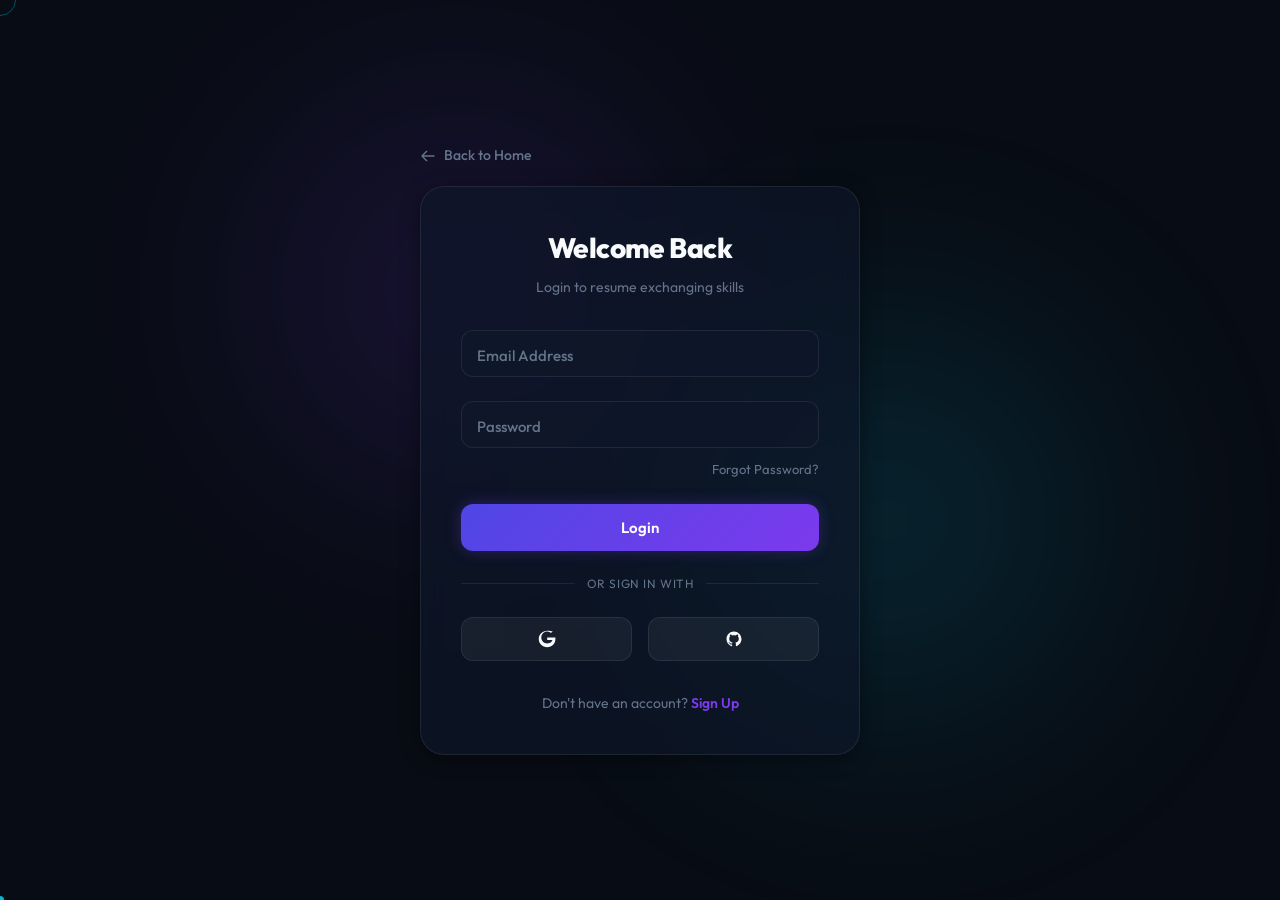
<file: requests.html>
<!DOCTYPE html>
<html lang="en" data-theme="dark">
<head>
  <meta charset="UTF-8">
  <meta name="viewport" content="width=device-width, initial-scale=1.0">
  <title>Requests & Schedule - SkillSync</title>
  <link rel="stylesheet" href="css/global.css">
  <link rel="stylesheet" href="css/requests.css">
</head>
<body>

  <!-- Premium Loader Screen -->
  <div id="loader-screen">
    <div class="loader-logo">
      <svg viewBox="0 0 44 24" width="56" height="32" fill="none">
        <circle cx="14" cy="12" r="8" stroke="#8b5cf6" stroke-width="3" />
        <circle cx="27" cy="12" r="8" stroke="#94a3b8" stroke-width="3" stroke-opacity="0.8" />
      </svg>
      <span>SkillSync</span>
    </div>
    <div class="loader-ring"></div>
  </div>

  <div class="glowing-blob blob-purple"></div>
  <div class="glowing-blob blob-cyan"></div>

  <div class="dashboard-layout">
    
    <!-- Sidebar -->
    <div id="sidebar-container"></div>
    
    <!-- Main Content -->
    <main class="main-content">
      
      <!-- Page Header -->
      <header class="page-header">
        <div class="page-title">
          <h1>Request Center & Calendar</h1>
          <p>Manage skill exchange proposals, book times, and rate completed barters.</p>
        </div>
      </header>
      
      <!-- Double Column Layout -->
      <div class="requests-grid">
        
        <!-- Left Side: Requests tabs -->
        <div class="requests-left-col">
          
          <div class="glass-card tab-panel-card">
            
            <!-- Tab Headers -->
            <div class="tab-headers-row">
              <button class="tab-btn active" data-tab="incoming">Incoming Requests</button>
              <button class="tab-btn" data-tab="outgoing">Sent Proposals</button>
              <button class="tab-btn" data-tab="history">Exchange History</button>
            </div>
            
            <!-- Tab Content lists -->
            <div class="tab-content active" id="incoming-tab">
              <!-- Render Incoming requests -->
            </div>
            
            <div class="tab-content" id="outgoing-tab">
              <!-- Render Outgoing proposals -->
            </div>

            <div class="tab-content" id="history-tab">
              <!-- Render History exchanges -->
            </div>
            
          </div>
          
        </div>
        
        <!-- Right Side: Calendar & Upcoming sessions lists -->
        <div class="requests-right-col">
          
          <!-- Calendar Card -->
          <div class="calendar-card glass-card">
            <div class="calendar-header">
              <button class="btn-cal-nav" id="prev-month">&larr;</button>
              <h3 id="calendar-month-year" style="margin-bottom:0;">July 2026</h3>
              <button class="btn-cal-nav" id="next-month">&rarr;</button>
            </div>
            
            <!-- Days grid headers -->
            <div class="calendar-days-hdr">
              <span>Su</span><span>Mo</span><span>Tu</span><span>We</span><span>Th</span><span>Fr</span><span>Sa</span>
            </div>
            
            <!-- Days numbers cells -->
            <div class="calendar-grid-cells" id="calendar-days-cells">
              <!-- Rendered via JS -->
            </div>
          </div>
          
          <!-- Sessions agenda for selected day -->
          <div class="glass-card agenda-card">
            <h3>Schedule Agenda</h3>
            <div id="agenda-selected-date" style="font-size:12px; color:var(--text-muted); margin-bottom:12px;">Click a calendar cell to view sessions...</div>
            <div class="agenda-list" id="agenda-sessions-list">
              <!-- Agenda list -->
            </div>
          </div>
          
        </div>
        
      </div>
      
    </main>
    
  </div>

  <!-- Modal Booking Schedule Overlay -->
  <div class="modal-overlay" id="booking-modal">
    <div class="modal-container glass-card">
      <div class="modal-header">
        <span class="modal-title">Book Skill Barter Session</span>
        <span class="modal-close" id="close-booking-modal">&times;</span>
      </div>
      <form id="booking-form">
        <div class="modal-body">
          <div class="form-group">
            <label class="form-label" for="book-partner-select">Exchange Partner</label>
            <select class="form-control" id="book-partner-select" required>
              <!-- Accepted partners options -->
            </select>
          </div>
          <div class="form-group">
            <label class="form-label" for="book-topic">Barter Topic</label>
            <input type="text" class="form-control" id="book-topic" required placeholder="e.g. Practicing CSS grid & flex, Python loop structures">
          </div>
          <div class="form-group-row" style="display:grid; grid-template-columns:1fr 1fr; gap:16px;">
            <div class="form-group">
              <label class="form-label" for="book-date">Selected Date</label>
              <input type="date" class="form-control" id="book-date" required>
            </div>
            <div class="form-group">
              <label class="form-label" for="book-time">Session Time</label>
              <input type="time" class="form-control" id="book-time" required>
            </div>
          </div>
          <div class="form-group">
            <label class="form-label" for="book-timezone">Timezone</label>
            <select class="form-control" id="book-timezone">
              <option value="GMT">GMT (UTC+0)</option>
              <option value="EST">EST (UTC-5)</option>
              <option value="PST">PST (UTC-8)</option>
              <option value="IST">IST (UTC+5:30)</option>
              <option value="JST">JST (UTC+9)</option>
            </select>
          </div>
        </div>
        <div class="modal-footer">
          <button type="button" class="btn btn-secondary" id="cancel-booking-modal">Cancel</button>
          <button type="submit" class="btn btn-primary btn-glow">Book Slot</button>
        </div>
      </form>
    </div>
  </div>

  <!-- Modal Ratings Review Feedback Overlay -->
  <div class="modal-overlay" id="review-modal">
    <div class="modal-container glass-card">
      <div class="modal-header">
        <span class="modal-title">Rate & Review Exchange</span>
        <span class="modal-close" id="close-review-modal">&times;</span>
      </div>
      <form id="review-form">
        <!-- Hidden status references -->
        <input type="hidden" id="review-session-id">
        
        <div class="modal-body">
          <p style="font-size:14px; color:var(--text-secondary); margin-bottom:16px;">Congratulations on completing your skill barter session! How was your experience learning with this partner?</p>
          
          <div class="star-rating-interactive">
            <span class="star-interactive" data-val="1">★</span>
            <span class="star-interactive" data-val="2">★</span>
            <span class="star-interactive" data-val="3">★</span>
            <span class="star-interactive" data-val="4">★</span>
            <span class="star-interactive" data-val="5">★</span>
          </div>
          <input type="hidden" id="review-rating-score" value="5" required>
          
          <div class="form-group" style="margin-top:20px;">
            <label class="form-label" for="review-feedback-msg">Written Feedback</label>
            <textarea class="form-control" id="review-feedback-msg" rows="4" style="resize:none;" required placeholder="Write a short review about what you learned, what was helpful, and feedback..."></textarea>
          </div>
        </div>
        
        <div class="modal-footer">
          <button type="button" class="btn btn-secondary" id="cancel-review-modal">Cancel</button>
          <button type="submit" class="btn btn-primary btn-glow">Submit Feedback</button>
        </div>
      </form>
    </div>
  </div>

  <script src="js/theme.js"></script>
  <script src="js/requests.js"></script>
</body>
</html>
</file>
<file: css/global.css>
@import url('https://fonts.googleapis.com/css2?family=Outfit:wght@300;400;500;600;700;800&display=swap');

/* CSS Resets & Base Variables */
:root {
  /* Color Palette */
  --indigo: #4F46E5;
  --purple: #7C3AED;
  --cyan: #06B6D4;
  --teal: #14B8A6;
  --white: #ffffff;
  --slate-gray: #64748B;
  
  /* Gradient Combinations */
  --grad-primary: linear-gradient(135deg, var(--indigo) 0%, var(--purple) 100%);
  --grad-cyan-teal: linear-gradient(135deg, var(--cyan) 0%, var(--teal) 100%);
  --grad-glowing: linear-gradient(90deg, var(--indigo), var(--purple), var(--cyan), var(--teal), var(--indigo));
  
  /* Theme-Dependent Variables (Dark Mode Default) */
  --bg-primary: #080c14;
  --bg-secondary: #0f172a;
  --bg-tertiary: #1e293b;
  --text-primary: #f8fafc;
  --text-secondary: #cbd5e1;
  --text-muted: #64748b;
  --border-color: rgba(255, 255, 255, 0.08);
  --glass-bg: rgba(15, 23, 42, 0.65);
  --glass-border: rgba(255, 255, 255, 0.08);
  --glass-shadow: rgba(0, 0, 0, 0.5);
  --card-glow: 0px 4px 20px rgba(124, 58, 237, 0.15);
  --shadow-sm: 0 2px 8px rgba(0, 0, 0, 0.2);
  --shadow-md: 0 4px 20px rgba(0, 0, 0, 0.4);
  --shadow-lg: 0 10px 30px rgba(0, 0, 0, 0.6);
  --input-bg: rgba(15, 23, 42, 0.8);
  
  --logo-purple: #818cf8;
  --logo-grey: #cbd5e1;
  
  --font-sans: 'Outfit', sans-serif;
  --navbar-height: 76px;
  --sidebar-width: 260px;
}

[data-theme="light"] {
  --bg-primary: #f8fafc;
  --bg-secondary: #ffffff;
  --bg-tertiary: #f1f5f9;
  --text-primary: #0f172a;
  --text-secondary: #475569;
  --text-muted: #94a3b8;
  --border-color: rgba(0, 0, 0, 0.08);
  --glass-bg: rgba(255, 255, 255, 0.7);
  --glass-border: rgba(0, 0, 0, 0.06);
  --glass-shadow: rgba(148, 163, 184, 0.1);
  --card-glow: 0px 4px 20px rgba(79, 70, 229, 0.08);
  --shadow-sm: 0 2px 8px rgba(148, 163, 184, 0.08);
  --shadow-md: 0 4px 20px rgba(148, 163, 184, 0.12);
  --shadow-lg: 0 10px 30px rgba(148, 163, 184, 0.15);
  --input-bg: rgba(255, 255, 255, 0.9);
  
  --logo-purple: #4f46e5;
  --logo-grey: #334155;
}

/* Animations */
@keyframes fadeIn {
  from { opacity: 0; }
  to { opacity: 1; }
}

@keyframes slideUp {
  from { opacity: 0; transform: translateY(30px); }
  to { opacity: 1; transform: translateY(0); }
}

@keyframes slideDown {
  from { opacity: 0; transform: translateY(-20px); }
  to { opacity: 1; transform: translateY(0); }
}

@keyframes scaleUp {
  from { opacity: 0; transform: scale(0.95); }
  to { opacity: 1; transform: scale(1); }
}

@keyframes float {
  0% { transform: translateY(0px); }
  50% { transform: translateY(-10px); }
  100% { transform: translateY(0px); }
}

@keyframes pulseGlow {
  0% { box-shadow: 0 0 10px rgba(124, 58, 237, 0.2); }
  50% { box-shadow: 0 0 25px rgba(124, 58, 237, 0.4); }
  100% { box-shadow: 0 0 10px rgba(124, 58, 237, 0.2); }
}

@keyframes gradientPan {
  0% { background-position: 0% 50%; }
  50% { background-position: 100% 50%; }
  100% { background-position: 0% 50%; }
}

@keyframes ringRotate {
  from { transform: rotate(0deg); }
  to { transform: rotate(360deg); }
}

@keyframes shimmer {
  0% { background-position: -200% 0; }
  100% { background-position: 200% 0; }
}

/* General Layout Setup */
* {
  margin: 0;
  padding: 0;
  box-sizing: border-box;
  font-family: var(--font-sans);
}

html {
  scroll-behavior: smooth;
  overflow-x: hidden;
}

body {
  background-color: var(--bg-primary);
  color: var(--text-primary);
  transition: background-color 0.4s ease, color 0.4s ease;
  min-height: 100vh;
  position: relative;
  line-height: 1.5;
}

/* Custom Scrollbar */
::-webkit-scrollbar {
  width: 8px;
  height: 8px;
}
::-webkit-scrollbar-track {
  background: var(--bg-primary);
}
::-webkit-scrollbar-thumb {
  background: var(--bg-tertiary);
  border-radius: 10px;
  border: 2px solid var(--bg-primary);
}
::-webkit-scrollbar-thumb:hover {
  background: var(--purple);
}

/* Glassmorphism Class utilities */
.glass {
  background: var(--glass-bg);
  backdrop-filter: blur(14px);
  -webkit-backdrop-filter: blur(14px);
  border: 1px solid var(--glass-border);
  box-shadow: var(--shadow-md);
}

.glass-card {
  background: var(--glass-bg);
  backdrop-filter: blur(14px);
  -webkit-backdrop-filter: blur(14px);
  border: 1px solid var(--glass-border);
  box-shadow: var(--shadow-md);
  border-radius: 16px;
  padding: 24px;
  transition: transform 0.3s ease, border-color 0.3s ease, box-shadow 0.3s ease;
}

.glass-card:hover {
  transform: translateY(-5px);
  border-color: rgba(124, 58, 237, 0.3);
  box-shadow: var(--card-glow);
}

/* Custom Cursor */
#custom-cursor {
  width: 8px;
  height: 8px;
  background-color: var(--cyan);
  border-radius: 50%;
  position: fixed;
  pointer-events: none;
  z-index: 9999;
  transform: translate(-50%, -50%);
  transition: width 0.2s, height 0.2s, background-color 0.2s;
}

#custom-cursor-ring {
  width: 32px;
  height: 32px;
  border: 1.5px solid rgba(6, 182, 212, 0.4);
  border-radius: 50%;
  position: fixed;
  pointer-events: none;
  z-index: 9998;
  transform: translate(-50%, -50%);
  transition: transform 0.08s cubic-bezier(0.1, 0.8, 0.3, 1), border-color 0.3s, width 0.2s, height 0.2s;
}

/* Hide custom cursor on mobile */
@media (max-width: 1024px) {
  #custom-cursor, #custom-cursor-ring {
    display: none !important;
  }
}

/* Scroll Progress Bar */
#scroll-progress {
  position: fixed;
  top: 0;
  left: 0;
  width: 0%;
  height: 4px;
  background: linear-gradient(90deg, var(--indigo), var(--purple), var(--cyan));
  z-index: 10000;
  transition: width 0.1s ease-out;
}

/* Header & Navigation */
.navbar {
  position: fixed;
  top: 0;
  left: 0;
  width: 100%;
  height: var(--navbar-height);
  display: flex;
  justify-content: space-between;
  align-items: center;
  padding: 0 40px;
  z-index: 900;
  transition: padding 0.3s ease, background-color 0.3s ease;
}

.navbar.scrolled {
  background: var(--glass-bg);
  backdrop-filter: blur(12px);
  -webkit-backdrop-filter: blur(12px);
  border-bottom: 1px solid var(--glass-border);
  height: 70px;
}

.logo {
  display: flex;
  align-items: center;
  gap: 10px;
  font-size: 24px;
  font-weight: 800;
  text-decoration: none;
  background: linear-gradient(90deg, #fff 0%, #a78bfa 100%);
  -webkit-background-clip: text;
  -webkit-text-fill-color: transparent;
  transition: transform 0.3s ease;
}

[data-theme="light"] .logo {
  background: linear-gradient(90deg, var(--indigo) 0%, var(--purple) 100%);
  -webkit-background-clip: text;
  -webkit-text-fill-color: transparent;
}

.logo svg {
  width: 32px;
  height: 32px;
}

.logo:hover {
  transform: scale(1.03);
}

.nav-links {
  display: flex;
  gap: 32px;
  list-style: none;
  align-items: center;
}

.nav-link {
  color: var(--text-secondary);
  text-decoration: none;
  font-weight: 500;
  font-size: 15px;
  transition: color 0.3s, transform 0.3s;
  position: relative;
  padding: 6px 0;
}

.nav-link::after {
  content: '';
  position: absolute;
  bottom: 0;
  left: 0;
  width: 0;
  height: 2px;
  background: var(--grad-primary);
  transition: width 0.3s;
}

.nav-link:hover {
  color: var(--text-primary);
}

.nav-link:hover::after {
  width: 100%;
}

.nav-actions {
  display: flex;
  align-items: center;
  gap: 20px;
}

/* Buttons */
.btn {
  display: inline-flex;
  align-items: center;
  justify-content: center;
  padding: 10px 24px;
  border-radius: 12px;
  font-size: 14px;
  font-weight: 600;
  cursor: pointer;
  transition: transform 0.2s ease, box-shadow 0.2s ease, background 0.3s ease;
  text-decoration: none;
  border: none;
  gap: 8px;
}

.btn:active {
  transform: scale(0.97);
}

.btn-primary {
  background: var(--grad-primary);
  color: var(--white);
  box-shadow: 0 4px 14px rgba(124, 58, 237, 0.4);
}

.btn-primary:hover {
  box-shadow: 0 6px 20px rgba(124, 58, 237, 0.6);
  transform: translateY(-2px);
}

.btn-secondary {
  background: rgba(255, 255, 255, 0.05);
  color: var(--text-primary);
  border: 1px solid var(--border-color);
}

.btn-secondary:hover {
  background: rgba(255, 255, 255, 0.1);
  transform: translateY(-2px);
}

[data-theme="light"] .btn-secondary {
  background: rgba(0, 0, 0, 0.03);
  border: 1px solid var(--border-color);
}
[data-theme="light"] .btn-secondary:hover {
  background: rgba(0, 0, 0, 0.06);
}

.btn-glow {
  background: var(--grad-primary);
  color: var(--white);
  position: relative;
  overflow: hidden;
  box-shadow: 0 0 15px rgba(124, 58, 237, 0.3);
}

.btn-glow::before {
  content: '';
  position: absolute;
  top: 0;
  left: -100%;
  width: 100%;
  height: 100%;
  background: linear-gradient(90deg, transparent, rgba(255, 255, 255, 0.2), transparent);
  transition: 0.5s;
}

.btn-glow:hover::before {
  left: 100%;
}

.btn-icon {
  width: 40px;
  height: 40px;
  border-radius: 50%;
  padding: 0;
  display: inline-flex;
  align-items: center;
  justify-content: center;
  color: var(--text-secondary);
  background: rgba(255, 255, 255, 0.05);
  border: 1px solid var(--border-color);
  cursor: pointer;
  transition: all 0.3s ease;
}

.btn-icon:hover {
  background: rgba(255, 255, 255, 0.1);
  color: var(--text-primary);
  transform: scale(1.05);
}

[data-theme="light"] .btn-icon {
  background: rgba(0, 0, 0, 0.03);
}
[data-theme="light"] .btn-icon:hover {
  background: rgba(0, 0, 0, 0.08);
}

/* User Menu & Notifications Trigger */
.user-menu-wrapper {
  position: relative;
  display: flex;
  align-items: center;
  gap: 16px;
}

.notification-bell {
  position: relative;
}

.bell-badge {
  position: absolute;
  top: 0;
  right: 0;
  width: 10px;
  height: 10px;
  background-color: var(--cyan);
  border-radius: 50%;
  border: 2px solid var(--bg-secondary);
  animation: pulseGlow 1.5s infinite;
}

.avatar-trigger {
  width: 40px;
  height: 40px;
  border-radius: 50%;
  cursor: pointer;
  border: 2px solid var(--purple);
  transition: transform 0.3s ease;
  overflow: hidden;
  display: flex;
  align-items: center;
  justify-content: center;
}

.avatar-trigger:hover {
  transform: scale(1.1);
}

.avatar-trigger svg, .avatar-trigger img {
  width: 100%;
  height: 100%;
  border-radius: 50%;
  object-fit: cover;
  display: block;
}

.sidebar-user-avatar {
  width: 42px;
  height: 42px;
  border-radius: 50%;
  border: 2px solid var(--cyan);
  overflow: hidden;
  display: flex;
  align-items: center;
  justify-content: center;
  flex-shrink: 0;
}

.sidebar-user-avatar svg, .sidebar-user-avatar img {
  width: 100%;
  height: 100%;
  border-radius: 50%;
  object-fit: cover;
  display: block;
}

/* Dropdowns (Notifications & User Settings) */
.dropdown-menu {
  position: absolute;
  top: 55px;
  right: 0;
  width: 220px;
  border-radius: 12px;
  padding: 8px 0;
  display: none;
  animation: slideDown 0.3s cubic-bezier(0.1, 0.8, 0.3, 1) forwards;
  z-index: 1000;
}

.dropdown-menu.active {
  display: block;
}

.dropdown-item {
  display: flex;
  align-items: center;
  gap: 12px;
  padding: 12px 16px;
  color: var(--text-secondary);
  text-decoration: none;
  font-size: 14px;
  transition: background-color 0.2s, color 0.2s;
  cursor: pointer;
}

.dropdown-item:hover {
  background-color: rgba(255, 255, 255, 0.05);
  color: var(--text-primary);
}

[data-theme="light"] .dropdown-item:hover {
  background-color: rgba(0, 0, 0, 0.03);
}

.dropdown-divider {
  height: 1px;
  background: var(--border-color);
  margin: 6px 0;
}

.dropdown-header {
  padding: 8px 16px;
  font-size: 12px;
  font-weight: 700;
  color: var(--text-muted);
  text-transform: uppercase;
  letter-spacing: 0.05em;
}

/* Notification Dropdown specifically */
.notification-dropdown {
  width: 320px;
  max-height: 400px;
  overflow-y: auto;
}

.notif-item {
  display: flex;
  gap: 12px;
  padding: 12px 16px;
  border-bottom: 1px solid var(--border-color);
  transition: background 0.3s;
}

.notif-item.unread {
  background: rgba(124, 58, 237, 0.05);
}

.notif-item:hover {
  background: rgba(255, 255, 255, 0.03);
}

.notif-icon {
  width: 32px;
  height: 32px;
  border-radius: 50%;
  background: rgba(124, 58, 237, 0.1);
  color: var(--purple);
  display: flex;
  align-items: center;
  justify-content: center;
  flex-shrink: 0;
}

.notif-content {
  flex-grow: 1;
}

.notif-text {
  font-size: 13px;
  color: var(--text-primary);
}

.notif-time {
  font-size: 11px;
  color: var(--text-muted);
  margin-top: 4px;
}

/* Sidebar structure for Logged-In Pages */
.dashboard-layout {
  display: flex;
  min-height: 100vh;
  padding-top: 0;
}

.sidebar {
  width: var(--sidebar-width);
  height: 100vh;
  position: fixed;
  top: 0;
  left: 0;
  z-index: 850;
  display: flex;
  flex-direction: column;
  padding: 24px 16px;
  border-right: 1px solid var(--border-color);
  background: var(--bg-secondary);
}

.sidebar-logo {
  display: flex;
  align-items: center;
  gap: 10px;
  font-size: 20px;
  font-weight: 800;
  text-decoration: none;
  background: linear-gradient(90deg, #fff 0%, #a78bfa 100%);
  -webkit-background-clip: text;
  -webkit-text-fill-color: transparent;
  padding: 0 8px;
  margin-bottom: 32px;
}

[data-theme="light"] .sidebar-logo {
  background: linear-gradient(90deg, var(--indigo) 0%, var(--purple) 100%);
  -webkit-background-clip: text;
  -webkit-text-fill-color: transparent;
}

.sidebar-logo svg {
  width: 28px;
  height: 28px;
}

.sidebar-menu {
  list-style: none;
  display: flex;
  flex-direction: column;
  gap: 8px;
  flex-grow: 1;
}

.sidebar-item a {
  display: flex;
  align-items: center;
  gap: 16px;
  padding: 12px 16px;
  color: var(--text-secondary);
  text-decoration: none;
  font-size: 15px;
  font-weight: 500;
  border-radius: 12px;
  transition: all 0.3s ease;
}

.sidebar-item a svg {
  width: 20px;
  height: 20px;
  transition: transform 0.3s;
}

.sidebar-item:hover a svg {
  transform: translateX(2px);
}

.sidebar-item.active a {
  background: var(--grad-primary);
  color: var(--white);
  box-shadow: 0 4px 12px rgba(124, 58, 237, 0.25);
}

.sidebar-item:not(.active) a:hover {
  background: rgba(255, 255, 255, 0.05);
  color: var(--text-primary);
}

[data-theme="light"] .sidebar-item:not(.active) a:hover {
  background: rgba(0, 0, 0, 0.03);
}

.sidebar-footer {
  border-top: 1px solid var(--border-color);
  padding-top: 16px;
  display: flex;
  align-items: center;
  justify-content: space-between;
  gap: 8px;
  position: relative;
}

.sidebar-user-wrapper {
  position: relative;
  flex: 1;
  min-width: 0;
}

.sidebar-user {
  display: flex;
  align-items: center;
  gap: 10px;
  overflow: hidden;
  padding: 6px;
  border-radius: 10px;
  transition: background-color 0.2s;
  cursor: pointer;
}

.sidebar-user:hover {
  background-color: rgba(255, 255, 255, 0.05);
}

[data-theme="light"] .sidebar-user:hover {
  background-color: rgba(0, 0, 0, 0.04);
}

.sidebar-user-dropdown {
  position: absolute;
  top: auto;
  bottom: calc(100% + 12px);
  left: 0;
  right: auto;
  width: 220px;
  box-shadow: 0 12px 32px rgba(0, 0, 0, 0.45);
  border: 1px solid var(--border-color);
  background: var(--bg-card);
  backdrop-filter: blur(16px);
  -webkit-backdrop-filter: blur(16px);
  border-radius: 12px;
  z-index: 1000;
}

.sidebar-footer-actions {
  display: flex;
  align-items: center;
  gap: 4px;
  flex-shrink: 0;
}

.btn-danger-soft {
  background: rgba(239, 68, 68, 0.12);
  color: #ef4444;
  border: 1px solid rgba(239, 68, 68, 0.3);
  display: inline-flex;
  align-items: center;
  gap: 8px;
  padding: 8px 16px;
  border-radius: 8px;
  font-weight: 500;
  font-size: 14px;
  cursor: pointer;
  transition: all 0.2s ease;
}

.btn-danger-soft:hover {
  background: #ef4444;
  color: #ffffff;
  border-color: #ef4444;
  box-shadow: 0 4px 16px rgba(239, 68, 68, 0.35);
  transform: translateY(-1px);
}

.text-danger {
  color: #ef4444 !important;
}

.text-danger:hover {
  background-color: rgba(239, 68, 68, 0.1) !important;
  color: #ef4444 !important;
}

.sidebar-user img {
  width: 36px;
  height: 36px;
  border-radius: 50%;
  object-fit: cover;
  border: 1.5px solid var(--cyan);
}

.sidebar-user-info {
  display: flex;
  flex-direction: column;
  overflow: hidden;
}

.sidebar-user-name {
  font-size: 14px;
  font-weight: 600;
  color: var(--text-primary);
  white-space: nowrap;
  overflow: hidden;
  text-overflow: ellipsis;
}

.sidebar-user-role {
  font-size: 11px;
  color: var(--text-muted);
}

/* Page Container styling */
.main-content {
  margin-left: var(--sidebar-width);
  flex-grow: 1;
  padding: 40px;
  min-height: 100vh;
  position: relative;
  transition: margin-left 0.3s ease;
}

.page-header {
  display: flex;
  justify-content: space-between;
  align-items: center;
  margin-bottom: 32px;
  animation: slideUp 0.6s cubic-bezier(0.1, 0.8, 0.3, 1);
}

.page-title h1 {
  font-size: 32px;
  font-weight: 800;
  letter-spacing: -0.02em;
  background: linear-gradient(90deg, var(--white), var(--text-secondary));
  -webkit-background-clip: text;
  -webkit-text-fill-color: transparent;
}
[data-theme="light"] .page-title h1 {
  background: linear-gradient(90deg, var(--text-primary), var(--slate-gray));
  -webkit-background-clip: text;
  -webkit-text-fill-color: transparent;
}

.page-title p {
  color: var(--text-muted);
  font-size: 14px;
  margin-top: 4px;
}

/* Floating Blobs (Futuristic background highlights) */
.glowing-blob {
  position: absolute;
  width: 400px;
  height: 400px;
  border-radius: 50%;
  filter: blur(120px);
  z-index: -1;
  opacity: 0.15;
  pointer-events: none;
  transition: opacity 0.5s ease;
}

[data-theme="light"] .glowing-blob {
  opacity: 0.06;
}

.blob-purple {
  background: var(--purple);
  top: 10%;
  left: 20%;
}

.blob-cyan {
  background: var(--cyan);
  bottom: 20%;
  right: 15%;
}

/* Custom Toast Alerts */
#toast-container {
  position: fixed;
  bottom: 32px;
  right: 32px;
  display: flex;
  flex-direction: column;
  gap: 12px;
  z-index: 9999;
}

.toast {
  display: flex;
  align-items: center;
  gap: 16px;
  padding: 16px 24px;
  border-radius: 12px;
  color: var(--text-primary);
  font-size: 14px;
  font-weight: 500;
  min-width: 300px;
  box-shadow: var(--shadow-lg);
  animation: slideUp 0.3s cubic-bezier(0.1, 0.8, 0.3, 1) forwards;
  position: relative;
  overflow: hidden;
}

.toast::before {
  content: '';
  position: absolute;
  left: 0;
  top: 0;
  height: 100%;
  width: 4px;
}

.toast-success {
  background: rgba(16, 185, 129, 0.15);
  border: 1px solid rgba(16, 185, 129, 0.2);
}
.toast-success::before {
  background: #10b981;
}

.toast-error {
  background: rgba(239, 68, 68, 0.15);
  border: 1px solid rgba(239, 68, 68, 0.2);
}
.toast-error::before {
  background: #ef4444;
}

.toast-info {
  background: rgba(6, 182, 212, 0.15);
  border: 1px solid rgba(6, 182, 212, 0.2);
}
.toast-info::before {
  background: var(--cyan);
}

.toast-close {
  margin-left: auto;
  cursor: pointer;
  color: var(--text-muted);
  transition: color 0.2s;
}

.toast-close:hover {
  color: var(--text-primary);
}

/* Modals */
.modal-overlay {
  position: fixed;
  top: 0;
  left: 0;
  width: 100%;
  height: 100%;
  background: rgba(0, 0, 0, 0.65);
  backdrop-filter: blur(8px);
  display: none;
  align-items: center;
  justify-content: center;
  z-index: 1500;
  opacity: 0;
  transition: opacity 0.3s ease;
}

.modal-overlay.active {
  display: flex;
  opacity: 1;
}

.modal-container {
  width: 100%;
  max-width: 500px;
  transform: scale(0.9);
  transition: transform 0.3s cubic-bezier(0.1, 0.8, 0.3, 1);
}

.modal-overlay.active .modal-container {
  transform: scale(1);
}

.modal-content {
  border-radius: 20px;
  overflow: hidden;
}

.modal-header {
  display: flex;
  justify-content: space-between;
  align-items: center;
  padding: 20px 24px;
  border-bottom: 1px solid var(--border-color);
}

.modal-title {
  font-size: 20px;
  font-weight: 700;
}

.modal-close {
  cursor: pointer;
  color: var(--text-muted);
  transition: color 0.2s;
}

.modal-close:hover {
  color: var(--text-primary);
}

.modal-body {
  padding: 24px;
  max-height: 70vh;
  overflow-y: auto;
}

.modal-footer {
  display: flex;
  justify-content: flex-end;
  gap: 12px;
  padding: 16px 24px;
  border-top: 1px solid var(--border-color);
}

/* Form Styles */
.form-group {
  margin-bottom: 20px;
  position: relative;
}

.form-label {
  display: block;
  font-size: 13px;
  font-weight: 600;
  color: var(--text-secondary);
  margin-bottom: 8px;
}

.form-control {
  width: 100%;
  padding: 12px 16px;
  background: var(--input-bg);
  border: 1px solid var(--border-color);
  border-radius: 12px;
  color: var(--text-primary);
  font-size: 14px;
  outline: none;
  transition: border-color 0.3s, box-shadow 0.3s;
}

.form-control:focus {
  border-color: var(--purple);
  box-shadow: 0 0 0 2px rgba(124, 58, 237, 0.2);
}

.form-control::placeholder {
  color: var(--text-muted);
}

/* Floating Action Button / Back to Top */
#back-to-top {
  position: fixed;
  bottom: 32px;
  right: 32px;
  z-index: 800;
  display: flex;
  opacity: 0;
  transform: translateY(10px);
  transition: opacity 0.3s, transform 0.3s, background-color 0.3s;
}

#back-to-top.visible {
  opacity: 1;
  transform: translateY(0);
}

/* General Footer styling for outer pages */
.footer {
  border-top: 1px solid var(--border-color);
  padding: 60px 40px 30px;
  background: var(--bg-secondary);
  position: relative;
}

.footer-grid {
  max-width: 1200px;
  margin: 0 auto;
  display: grid;
  grid-template-columns: 2fr 1fr 1fr 2fr;
  gap: 40px;
  margin-bottom: 40px;
}

.footer-brand p {
  color: var(--text-muted);
  font-size: 14px;
  margin-top: 16px;
  line-height: 1.6;
}

.footer-col h3 {
  font-size: 16px;
  font-weight: 700;
  margin-bottom: 20px;
  color: var(--text-primary);
}

.footer-col ul {
  list-style: none;
  display: flex;
  flex-direction: column;
  gap: 12px;
}

.footer-col ul a {
  color: var(--text-muted);
  text-decoration: none;
  font-size: 14px;
  transition: color 0.3s;
}

.footer-col ul a:hover {
  color: var(--purple);
}

.newsletter-form {
  display: flex;
  gap: 8px;
  margin-top: 16px;
}

.newsletter-form input {
  flex-grow: 1;
  background: var(--bg-tertiary);
  border: 1px solid var(--border-color);
  border-radius: 8px;
  padding: 10px 16px;
  color: var(--text-primary);
  font-size: 13px;
  outline: none;
}

.newsletter-form input:focus {
  border-color: var(--purple);
}

.footer-bottom {
  max-width: 1200px;
  margin: 0 auto;
  display: flex;
  justify-content: space-between;
  align-items: center;
  border-top: 1px solid var(--border-color);
  padding-top: 30px;
  color: var(--text-muted);
  font-size: 13px;
}

.social-links {
  display: flex;
  gap: 16px;
}

.social-link {
  color: var(--text-muted);
  transition: color 0.3s, transform 0.3s;
}

.social-link:hover {
  color: var(--cyan);
  transform: translateY(-2px);
}

/* Loading Skeleton CSS */
.skeleton {
  background: linear-gradient(90deg, var(--bg-tertiary) 25%, var(--border-color) 50%, var(--bg-tertiary) 75%);
  background-size: 200% 100%;
  animation: shimmer 1.5s infinite;
  border-radius: 8px;
  color: transparent !important;
}

.skeleton-text {
  height: 16px;
  margin-bottom: 12px;
}

.skeleton-avatar {
  width: 48px;
  height: 48px;
  border-radius: 50%;
}

.skeleton-card {
  height: 200px;
}

/* Premium Loader Screen */
#loader-screen {
  position: fixed;
  top: 0;
  left: 0;
  width: 100%;
  height: 100%;
  background: #080c14;
  display: flex;
  flex-direction: column;
  align-items: center;
  justify-content: center;
  z-index: 99999;
  transition: opacity 0.5s ease, visibility 0.5s ease;
}

#loader-screen.hidden {
  opacity: 0;
  visibility: hidden;
}

.loader-logo {
  font-size: 32px;
  font-weight: 800;
  background: linear-gradient(90deg, #fff 0%, #a78bfa 100%);
  -webkit-background-clip: text;
  -webkit-text-fill-color: transparent;
  margin-bottom: 24px;
  display: flex;
  align-items: center;
  gap: 12px;
  animation: float 2s ease-in-out infinite;
}

.loader-logo svg {
  width: 40px;
  height: 40px;
}

.loader-ring {
  width: 48px;
  height: 48px;
  border: 3px solid rgba(124, 58, 237, 0.1);
  border-top-color: var(--purple);
  border-radius: 50%;
  animation: ringRotate 1s linear infinite;
}

/* Mobile Toggle Hamburger button */
.mobile-nav-toggle {
  display: none;
  font-size: 24px;
  background: none;
  border: none;
  color: var(--text-primary);
  cursor: pointer;
}

/* Responsive adjustments */
@media (max-width: 768px) {
  .navbar {
    padding: 0 20px;
  }
  .mobile-nav-toggle {
    display: block;
  }
  .nav-links {
    position: fixed;
    top: var(--navbar-height);
    left: -100%;
    width: 100%;
    height: calc(100vh - var(--navbar-height));
    background: var(--bg-primary);
    flex-direction: column;
    padding: 40px;
    align-items: flex-start;
    gap: 24px;
    transition: left 0.4s ease;
    border-top: 1px solid var(--border-color);
  }
  .nav-links.active {
    left: 0;
  }
  .footer-grid {
    grid-template-columns: 1fr;
  }
  .footer-bottom {
    flex-direction: column;
    gap: 16px;
    text-align: center;
  }
  
  /* Sidebar for logged-in pages mobile support */
  .sidebar {
    left: -100%;
    transition: left 0.3s ease;
  }
  .sidebar.active {
    left: 0;
  }
  .main-content {
    margin-left: 0;
    padding: 24px 16px;
  }
}
</file>
<file: css/landing.css>
/* Landing Page Styles */

/* Hero Section */
.hero-section {
  position: relative;
  min-height: 100vh;
  display: flex;
  align-items: center;
  padding: 120px 40px 60px;
  overflow: hidden;
}

.hero-container {
  max-width: 1200px;
  margin: 0 auto;
  display: grid;
  grid-template-columns: 1.1fr 0.9fr;
  gap: 60px;
  align-items: center;
  width: 100%;
}

.hero-content {
  animation: slideUp 0.8s cubic-bezier(0.1, 0.8, 0.3, 1);
}

.badge-glowing {
  display: inline-block;
  padding: 6px 14px;
  border-radius: 20px;
  font-size: 13px;
  font-weight: 600;
  color: var(--cyan);
  background: rgba(6, 182, 212, 0.1);
  border: 1px solid rgba(6, 182, 212, 0.2);
  margin-bottom: 24px;
  animation: float 3s ease-in-out infinite;
}

.hero-title {
  font-size: 58px;
  font-weight: 800;
  line-height: 1.1;
  letter-spacing: -0.03em;
  margin-bottom: 20px;
  color: var(--text-primary);
}

.gradient-text {
  background: linear-gradient(90deg, var(--indigo) 0%, var(--purple) 50%, var(--cyan) 100%);
  -webkit-background-clip: text;
  -webkit-text-fill-color: transparent;
  background-size: 200% auto;
  animation: gradientPan 6s linear infinite;
}

.hero-subtitle {
  font-size: 18px;
  color: var(--text-secondary);
  line-height: 1.6;
  margin-bottom: 36px;
  max-width: 540px;
}

.hero-buttons {
  display: flex;
  gap: 16px;
}

.btn-lg {
  padding: 14px 32px;
  font-size: 16px;
  border-radius: 14px;
}

/* Hero Animated Illustration */
.hero-illustration {
  display: flex;
  justify-content: center;
  align-items: center;
  position: relative;
  animation: fadeIn 1.2s ease-out;
}

.skills-exchange-svg {
  max-width: 440px;
  filter: drop-shadow(0 10px 30px rgba(124, 58, 237, 0.15));
}

/* Float Animations for SVGs */
@keyframes floatNode {
  0% { transform: translateY(0px) scale(1); }
  50% { transform: translateY(-15px) scale(1.03); }
  100% { transform: translateY(0px) scale(1); }
}

.float-node {
  animation: floatNode 6s ease-in-out infinite;
  transform-origin: center;
}

.center-core {
  animation: floatNode 4s ease-in-out infinite alternate;
  transform-origin: center;
  filter: drop-shadow(0 0 15px rgba(124, 58, 237, 0.5));
}

/* SVG Line dash beam animation */
@keyframes dash {
  to {
    stroke-dashoffset: -20;
  }
}
.dash-beam {
  stroke-dasharray: 6;
  animation: dash 1s linear infinite;
}

/* Statistics Counters */
.stats-section {
  padding: 60px 40px;
  position: relative;
}

.stats-grid {
  max-width: 1200px;
  margin: 0 auto;
  display: grid;
  grid-template-columns: repeat(4, 1fr);
  gap: 24px;
}

.stat-card {
  text-align: center;
  padding: 32px 24px;
}

.stat-number {
  font-size: 40px;
  font-weight: 800;
  color: var(--purple);
  margin-bottom: 8px;
  background: linear-gradient(135deg, var(--indigo) 0%, var(--purple) 100%);
  -webkit-background-clip: text;
  -webkit-text-fill-color: transparent;
}

[data-theme="light"] .stat-number {
  background: linear-gradient(135deg, var(--indigo) 0%, var(--purple) 100%);
  -webkit-background-clip: text;
  -webkit-text-fill-color: transparent;
}

.stat-label {
  font-size: 14px;
  color: var(--text-muted);
  font-weight: 600;
  text-transform: uppercase;
  letter-spacing: 0.05em;
}

/* How It Works Section */
.how-it-works {
  padding: 100px 40px;
  position: relative;
}

.section-header {
  text-align: center;
  max-width: 600px;
  margin: 0 auto 60px;
}

.section-title {
  font-size: 38px;
  font-weight: 800;
  letter-spacing: -0.02em;
  margin-bottom: 16px;
}

.section-subtitle {
  color: var(--text-muted);
  font-size: 16px;
}

.steps-grid {
  max-width: 1200px;
  margin: 0 auto;
  display: grid;
  grid-template-columns: repeat(4, 1fr);
  gap: 24px;
}

.step-card {
  position: relative;
  overflow: hidden;
}

.step-num {
  font-size: 64px;
  font-weight: 800;
  color: rgba(124, 58, 237, 0.08);
  position: absolute;
  top: -10px;
  right: 15px;
  line-height: 1;
}

[data-theme="light"] .step-num {
  color: rgba(79, 70, 229, 0.04);
}

.step-card h4 {
  font-size: 18px;
  font-weight: 700;
  margin-top: 16px;
  margin-bottom: 12px;
}

.step-card p {
  color: var(--text-secondary);
  font-size: 14px;
  line-height: 1.6;
}

/* Features Section */
.features-section {
  padding: 100px 40px;
  position: relative;
}

.features-grid {
  max-width: 1200px;
  margin: 0 auto;
  display: grid;
  grid-template-columns: repeat(auto-fit, minmax(280px, 1fr));
  gap: 24px;
}

.feature-card {
  display: flex;
  flex-direction: column;
  align-items: flex-start;
  padding: 32px;
  border-radius: 16px;
}

.feature-icon {
  width: 48px;
  height: 48px;
  border-radius: 12px;
  display: flex;
  align-items: center;
  justify-content: center;
  margin-bottom: 24px;
}

.feature-card h3 {
  font-size: 18px;
  font-weight: 700;
  margin-bottom: 12px;
}

.feature-card p {
  color: var(--text-secondary);
  font-size: 14px;
  line-height: 1.6;
}

/* Testimonials Slider */
.testimonials-section {
  padding: 100px 40px;
  overflow: hidden;
  position: relative;
}

.testimonials-container {
  max-width: 1200px;
  margin: 0 auto;
  position: relative;
}

.testimonials-track {
  display: flex;
  transition: transform 0.6s cubic-bezier(0.1, 0.8, 0.3, 1);
  gap: 24px;
}

.testimonial-card {
  flex: 0 0 calc(33.333% - 16px);
  min-width: 300px;
}

.user-info {
  display: flex;
  align-items: center;
  gap: 16px;
  margin-bottom: 20px;
}

.avatar-static {
  width: 44px;
  height: 44px;
  border-radius: 50%;
  color: #FFF;
  font-weight: 700;
  display: flex;
  align-items: center;
  justify-content: center;
  font-size: 14px;
}

.user-info h5 {
  font-size: 15px;
  font-weight: 700;
}

.user-info p {
  font-size: 12px;
  color: var(--text-muted);
}

.rating-stars {
  margin-left: auto;
  color: #F59E0B;
  font-size: 12px;
}

.feedback-text {
  color: var(--text-secondary);
  font-size: 14px;
  line-height: 1.6;
  font-style: italic;
}

.carousel-dots {
  display: flex;
  justify-content: center;
  gap: 8px;
  margin-top: 32px;
}

.dot {
  width: 8px;
  height: 8px;
  border-radius: 50%;
  background: var(--border-color);
  cursor: pointer;
  transition: all 0.3s;
}

.dot.active {
  background: var(--purple);
  width: 24px;
  border-radius: 4px;
}

/* Call To Action */
.cta-section {
  padding: 100px 40px;
  position: relative;
}

.cta-container {
  max-width: 1200px;
  margin: 0 auto;
  border-radius: 24px;
  padding: 80px 40px;
  text-align: center;
  background: linear-gradient(135deg, rgba(79, 70, 229, 0.1) 0%, rgba(124, 58, 237, 0.1) 100%);
  border: 1px solid var(--border-color);
  box-shadow: var(--shadow-lg);
  overflow: hidden;
  position: relative;
}

.cta-container h2 {
  font-size: 44px;
  font-weight: 800;
  letter-spacing: -0.02em;
  margin-bottom: 16px;
}

.cta-container p {
  color: var(--text-secondary);
  font-size: 18px;
  max-width: 600px;
  margin: 0 auto 36px;
}

.cta-buttons {
  display: flex;
  justify-content: center;
  gap: 16px;
}

/* Responsive adjustments */
@media (max-width: 1024px) {
  .hero-container {
    grid-template-columns: 1fr;
    text-align: center;
    gap: 40px;
  }
  .hero-subtitle {
    margin-left: auto;
    margin-right: auto;
  }
  .hero-buttons {
    justify-content: center;
  }
  .stats-grid {
    grid-template-columns: repeat(2, 1fr);
  }
  .steps-grid {
    grid-template-columns: repeat(2, 1fr);
  }
  .testimonial-card {
    flex: 0 0 calc(50% - 12px);
  }
}

@media (max-width: 640px) {
  .hero-title {
    font-size: 40px;
  }
  .hero-section {
    padding-top: 100px;
  }
  .stats-grid {
    grid-template-columns: 1fr;
  }
  .steps-grid {
    grid-template-columns: 1fr;
  }
  .testimonial-card {
    flex: 0 0 100%;
  }
  .cta-container h2 {
    font-size: 32px;
  }
  .cta-buttons {
    flex-direction: column;
    width: 100%;
    align-items: center;
  }
  .cta-buttons a {
    width: 100%;
    max-width: 280px;
  }
}
</file>
<file: css/chat.css>
/* Messaging / Chat Room Styles */

.chat-workspace {
  display: flex;
  height: 100vh;
  width: 100%;
  overflow: hidden;
}

/* Sidebar conversations list */
.chat-sidebar {
  width: 320px;
  height: 100%;
  border-right: 1px solid var(--border-color);
  background: var(--bg-secondary);
  display: flex;
  flex-direction: column;
  flex-shrink: 0;
}

.chat-sidebar-header {
  padding: 24px;
  border-bottom: 1px solid var(--border-color);
}

.chat-sidebar-header h3 {
  font-size: 20px;
  font-weight: 800;
  margin-bottom: 16px;
  letter-spacing: -0.01em;
}

.sidebar-search-box {
  position: relative;
  display: flex;
  align-items: center;
}

.sidebar-search-box svg {
  position: absolute;
  left: 12px;
}

.sidebar-search-box input {
  width: 100%;
  padding: 10px 12px 10px 36px;
  background: var(--input-bg);
  border: 1px solid var(--border-color);
  border-radius: 10px;
  color: var(--text-primary);
  font-size: 13.5px;
  outline: none;
  transition: all 0.3s;
}

.sidebar-search-box input:focus {
  border-color: var(--purple);
}

.conversations-list {
  flex-grow: 1;
  overflow-y: auto;
  padding: 16px 12px;
  display: flex;
  flex-direction: column;
  gap: 8px;
}

.conv-item {
  display: flex;
  align-items: center;
  padding: 12px;
  border-radius: 12px;
  cursor: pointer;
  border: 1px solid transparent;
  transition: all 0.3s;
}

.conv-item:hover {
  background: rgba(255, 255, 255, 0.02);
}

.conv-item.active {
  background: rgba(124, 58, 237, 0.08);
  border-color: rgba(124, 58, 237, 0.15);
}

.conv-avatar {
  width: 44px;
  height: 44px;
  border-radius: 50%;
  position: relative;
  flex-shrink: 0;
}

.conv-avatar svg {
  width: 100%;
  height: 100%;
}

.conv-avatar.online::after {
  content: '';
  position: absolute;
  bottom: 0;
  right: 0;
  width: 10px;
  height: 10px;
  background-color: var(--teal);
  border: 2px solid var(--bg-secondary);
  border-radius: 50%;
}

.conv-details {
  margin-left: 12px;
  flex-grow: 1;
  overflow: hidden;
}

.conv-name-row {
  display: flex;
  justify-content: space-between;
  align-items: center;
}

.conv-name {
  font-size: 14px;
  font-weight: 600;
  color: var(--text-primary);
}

.conv-time {
  font-size: 11px;
  color: var(--text-muted);
}

.conv-msg-row {
  display: flex;
  justify-content: space-between;
  align-items: center;
  margin-top: 4px;
}

.conv-snippet {
  font-size: 12.5px;
  color: var(--text-muted);
  white-space: nowrap;
  overflow: hidden;
  text-overflow: ellipsis;
  flex-grow: 1;
}

.conv-unread-dot {
  width: 8px;
  height: 8px;
  background-color: var(--cyan);
  border-radius: 50%;
  flex-shrink: 0;
  margin-left: 8px;
}

/* Chat Main window panels */
.chat-main-window {
  flex-grow: 1;
  height: 100%;
  display: flex;
  flex-direction: column;
  background: var(--bg-primary);
  position: relative;
}

.chat-empty-state {
  display: flex;
  flex-direction: column;
  align-items: center;
  justify-content: center;
  flex-grow: 1;
  color: var(--text-muted);
  text-align: center;
  padding: 40px;
}

.chat-empty-state svg {
  margin-bottom: 16px;
}

.chat-empty-state h3 {
  font-size: 20px;
  font-weight: 700;
  color: var(--text-primary);
  margin-bottom: 8px;
}

.chat-empty-state p {
  font-size: 14px;
  max-width: 320px;
}

.chat-active-panel {
  display: flex;
  flex-direction: column;
  height: 100%;
}

.chat-active-header {
  height: 72px;
  display: flex;
  justify-content: space-between;
  align-items: center;
  padding: 0 24px;
  border-bottom: 1px solid var(--border-color);
  flex-shrink: 0;
}

.chat-active-user {
  display: flex;
  align-items: center;
  gap: 12px;
}

.active-avatar {
  width: 40px;
  height: 40px;
  border-radius: 50%;
}

.active-avatar svg {
  width: 100%;
  height: 100%;
}

.chat-active-user h4 {
  font-size: 15px;
  font-weight: 700;
}

.active-status {
  font-size: 11px;
  color: var(--text-muted);
  display: flex;
  align-items: center;
  gap: 4px;
}

.status-indicator {
  width: 6px;
  height: 6px;
  border-radius: 50%;
  background-color: var(--teal);
}

/* Scrollable messages box thread */
.chat-messages-thread {
  flex-grow: 1;
  overflow-y: auto;
  padding: 24px;
  display: flex;
  flex-direction: column;
  gap: 16px;
}

.message-group {
  display: flex;
  flex-direction: column;
  max-width: 75%;
}

.message-group.me {
  align-self: flex-end;
  align-items: flex-end;
}

.message-group.partner {
  align-self: flex-start;
  align-items: flex-start;
}

.message-bubble {
  padding: 12px 18px;
  border-radius: 18px;
  font-size: 14px;
  line-height: 1.5;
  position: relative;
}

.message-group.me .message-bubble {
  background: var(--grad-primary);
  color: #fff;
  border-bottom-right-radius: 4px;
}

.message-group.partner .message-bubble {
  background: var(--glass-bg);
  border: 1px solid var(--border-color);
  color: var(--text-primary);
  border-bottom-left-radius: 4px;
  backdrop-filter: blur(8px);
}

.message-meta {
  display: flex;
  align-items: center;
  gap: 6px;
  font-size: 10px;
  color: var(--text-muted);
  margin-top: 4px;
  padding: 0 4px;
}

.receipt-icon {
  color: var(--cyan);
}

/* Typing indicator dots animation */
.typing-indicator-wrapper {
  padding: 12px 24px;
  font-size: 12px;
  color: var(--text-muted);
  display: flex;
  align-items: center;
  gap: 8px;
  background: rgba(0, 0, 0, 0.05);
}

.typing-dots {
  display: flex;
  gap: 3px;
}

.typing-dots span {
  width: 5px;
  height: 5px;
  background-color: var(--text-muted);
  border-radius: 50%;
  display: inline-block;
  animation: typing 1.4s infinite ease-in-out both;
}

.typing-dots span:nth-child(2) { animation-delay: 0.2s; }
.typing-dots span:nth-child(3) { animation-delay: 0.4s; }

@keyframes typing {
  0%, 80%, 100% { transform: scale(0.6); opacity: 0.4; }
  40% { transform: scale(1); opacity: 1; }
}

/* Input Area styling */
.chat-input-bar {
  padding: 16px 24px;
  border-top: 1px solid var(--border-color);
  display: flex;
  align-items: center;
  gap: 12px;
  flex-shrink: 0;
  position: relative;
}

.btn-input-attach {
  background: none;
  border: none;
  color: var(--text-muted);
  cursor: pointer;
  display: flex;
  align-items: center;
  justify-content: center;
  transition: color 0.2s;
}

.btn-input-attach:hover {
  color: var(--purple);
}

.chat-input-wrapper {
  flex-grow: 1;
  position: relative;
  display: flex;
  align-items: center;
}

.chat-input-wrapper textarea {
  width: 100%;
  background: var(--input-bg);
  border: 1px solid var(--border-color);
  border-radius: 18px;
  padding: 12px 48px 12px 16px;
  color: var(--text-primary);
  font-size: 14px;
  outline: none;
  resize: none;
  height: 44px;
  line-height: 1.4;
  overflow: hidden;
  transition: all 0.3s;
}

.chat-input-wrapper textarea:focus {
  border-color: var(--purple);
  box-shadow: 0 0 15px rgba(124, 58, 237, 0.1);
}

.btn-emoji-trigger {
  position: absolute;
  right: 12px;
  background: none;
  border: none;
  font-size: 18px;
  cursor: pointer;
  opacity: 0.6;
  transition: opacity 0.2s, transform 0.2s;
}

.btn-emoji-trigger:hover {
  opacity: 1;
  transform: scale(1.1);
}

/* Emoji Popover Drawer */
.emoji-drawer-popover {
  position: absolute;
  bottom: 55px;
  right: 12px;
  background: var(--glass-bg);
  border: 1px solid var(--glass-border);
  backdrop-filter: blur(12px);
  padding: 12px;
  border-radius: 12px;
  box-shadow: var(--shadow-lg);
  display: grid;
  grid-template-columns: repeat(6, 1fr);
  gap: 8px;
  z-index: 100;
  width: 200px;
  opacity: 0;
  transform: translateY(10px);
  pointer-events: none;
  transition: opacity 0.3s ease, transform 0.3s ease;
}

.emoji-drawer-popover.active {
  opacity: 1;
  transform: translateY(0);
  pointer-events: auto;
}

.emoji-drawer-popover span {
  font-size: 20px;
  cursor: pointer;
  text-align: center;
  transition: transform 0.2s;
}

.emoji-drawer-popover span:hover {
  transform: scale(1.25);
}

/* Mobile responsive styles */
@media (max-width: 768px) {
  .chat-sidebar {
    width: 80px;
    padding: 12px 4px;
  }
  .chat-sidebar-header h3, .sidebar-search-box {
    display: none;
  }
  .conv-name-row, .conv-msg-row {
    display: none;
  }
  .conv-item {
    justify-content: center;
  }
  .conv-details {
    display: none;
  }
}
</file>
<file: css/dashboard.css>
/* Dashboard Styles */

/* Metrics Grid */
.overview-grid {
  display: grid;
  grid-template-columns: repeat(5, 1fr);
  gap: 20px;
  margin-bottom: 32px;
  animation: slideUp 0.6s cubic-bezier(0.1, 0.8, 0.3, 1) 0.1s forwards;
}

.overview-card {
  display: flex;
  align-items: center;
  gap: 16px;
  padding: 20px;
  border-radius: 16px;
}

.card-icon {
  width: 44px;
  height: 44px;
  border-radius: 12px;
  display: flex;
  align-items: center;
  justify-content: center;
  flex-shrink: 0;
}

.card-info h3 {
  font-size: 24px;
  font-weight: 800;
  line-height: 1.2;
}

.card-info p {
  font-size: 12px;
  color: var(--text-muted);
  font-weight: 600;
  text-transform: uppercase;
  letter-spacing: 0.05em;
}

/* Primary Grid Layout */
.main-dashboard-grid {
  display: grid;
  grid-template-columns: 1.6fr 1fr;
  gap: 28px;
  align-items: start;
  animation: slideUp 0.7s cubic-bezier(0.1, 0.8, 0.3, 1) 0.2s forwards;
}

.dashboard-left-col, .dashboard-right-col {
  display: flex;
  flex-direction: column;
  gap: 28px;
}

/* Common Card headers inside dashboard */
.glass-card h3 {
  font-size: 18px;
  font-weight: 700;
  margin-bottom: 20px;
  display: flex;
  align-items: center;
  gap: 10px;
}

/* Chart Widget */
.card-header-row {
  display: flex;
  justify-content: space-between;
  align-items: center;
  margin-bottom: 20px;
}

.card-header-row h3 {
  margin-bottom: 0;
}

.chart-legends {
  display: flex;
  gap: 16px;
  font-size: 12px;
  font-weight: 600;
}

.legend-teach, .legend-learn {
  display: flex;
  align-items: center;
  gap: 6px;
}

.legend-teach::before {
  content: '';
  display: inline-block;
  width: 10px;
  height: 10px;
  border-radius: 3px;
  background: var(--purple);
}

.legend-learn::before {
  content: '';
  display: inline-block;
  width: 10px;
  height: 10px;
  border-radius: 3px;
  background: var(--cyan);
}

.chart-content {
  height: 250px;
  width: 100%;
  display: flex;
  align-items: flex-end;
  position: relative;
}

/* Upcoming Sessions list styling */
.sessions-list {
  display: flex;
  flex-direction: column;
  gap: 16px;
}

.session-item {
  display: flex;
  align-items: center;
  padding: 16px;
  border-radius: 12px;
  border: 1px solid var(--border-color);
  background: rgba(255, 255, 255, 0.01);
  transition: all 0.3s;
}

.session-item:hover {
  background: rgba(255, 255, 255, 0.03);
  border-color: rgba(124, 58, 237, 0.2);
}

.session-date-badge {
  background: var(--grad-primary);
  border-radius: 10px;
  width: 52px;
  height: 52px;
  display: flex;
  flex-direction: column;
  align-items: center;
  justify-content: center;
  color: #fff;
  font-weight: 700;
  text-align: center;
  padding: 4px;
  flex-shrink: 0;
  box-shadow: 0 4px 10px rgba(124, 58, 237, 0.2);
}

.session-date-badge span:first-child {
  font-size: 10px;
  text-transform: uppercase;
  opacity: 0.8;
}

.session-date-badge span:last-child {
  font-size: 18px;
  line-height: 1;
}

.session-details {
  margin-left: 16px;
  flex-grow: 1;
}

.session-details h4 {
  font-size: 15px;
  font-weight: 600;
  color: var(--text-primary);
}

.session-details p {
  font-size: 13px;
  color: var(--text-muted);
  margin-top: 2px;
}

.session-actions {
  display: flex;
  align-items: center;
  gap: 12px;
}

/* Chat conversations shelf style */
.messages-list {
  display: flex;
  flex-direction: column;
  gap: 12px;
}

.msg-item {
  display: flex;
  align-items: center;
  padding: 12px;
  border-radius: 12px;
  border: 1px solid var(--border-color);
  text-decoration: none;
  color: inherit;
  transition: all 0.3s;
}

.msg-item:hover {
  background: rgba(255, 255, 255, 0.03);
  border-color: rgba(6, 182, 212, 0.2);
  transform: translateX(4px);
}

.msg-avatar {
  width: 40px;
  height: 40px;
  border-radius: 50%;
  position: relative;
  flex-shrink: 0;
}

.msg-avatar .avatar-svg {
  width: 100%;
  height: 100%;
}

.status-dot {
  position: absolute;
  bottom: 0;
  right: 0;
  width: 10px;
  height: 10px;
  background-color: var(--teal);
  border-radius: 50%;
  border: 2px solid var(--bg-secondary);
}

.msg-info {
  margin-left: 12px;
  flex-grow: 1;
  overflow: hidden;
}

.msg-header {
  display: flex;
  justify-content: space-between;
  align-items: center;
}

.msg-name {
  font-size: 14px;
  font-weight: 600;
}

.msg-time {
  font-size: 11px;
  color: var(--text-muted);
}

.msg-snippet {
  font-size: 13px;
  color: var(--text-muted);
  white-space: nowrap;
  overflow: hidden;
  text-overflow: ellipsis;
  margin-top: 2px;
}

/* Achievements shelf style */
.badges-shelf {
  display: grid;
  grid-template-columns: repeat(5, 1fr);
  gap: 12px;
}

.badge-icon-mini {
  aspect-ratio: 1;
  border-radius: 12px;
  display: flex;
  align-items: center;
  justify-content: center;
  flex-direction: column;
  gap: 4px;
  font-size: 20px;
  position: relative;
  cursor: pointer;
  transition: all 0.3s ease;
}

.badge-icon-mini.locked {
  filter: grayscale(1);
  opacity: 0.35;
}

.badge-icon-mini:hover {
  transform: scale(1.1);
}

.badge-icon-mini::after {
  content: attr(data-tooltip);
  position: absolute;
  bottom: 125%;
  left: 50%;
  transform: translateX(-50%) translateY(4px);
  background: var(--bg-tertiary);
  color: var(--text-primary);
  padding: 6px 10px;
  border-radius: 6px;
  font-size: 10px;
  font-weight: 600;
  white-space: nowrap;
  pointer-events: none;
  opacity: 0;
  box-shadow: var(--shadow-md);
  border: 1px solid var(--border-color);
  transition: opacity 0.2s, transform 0.2s;
}

.badge-icon-mini:hover::after {
  opacity: 1;
  transform: translateX(-50%) translateY(0);
}

/* System Notifications list styling */
.dashboard-notif-list {
  display: flex;
  flex-direction: column;
  gap: 12px;
  max-height: 250px;
  overflow-y: auto;
}

.db-notif-item {
  display: flex;
  gap: 12px;
  padding: 8px 12px;
  border-radius: 8px;
  background: rgba(255, 255, 255, 0.005);
  border-left: 3px solid var(--purple);
  font-size: 13px;
}

.db-notif-item.notif-system { border-left-color: var(--indigo); }
.db-notif-item.notif-session { border-left-color: var(--teal); }
.db-notif-item.notif-request { border-left-color: var(--cyan); }

.db-notif-text {
  flex-grow: 1;
  color: var(--text-secondary);
}

.db-notif-time {
  font-size: 11px;
  color: var(--text-muted);
  flex-shrink: 0;
}

/* Empty states */
.empty-state {
  text-align: center;
  padding: 40px 20px;
  color: var(--text-muted);
}

.empty-state svg {
  margin-bottom: 12px;
}

.empty-state p {
  font-size: 14px;
}

/* Responsive adjustments */
@media (max-width: 1200px) {
  .overview-grid {
    grid-template-columns: repeat(3, 1fr);
  }
}

@media (max-width: 1024px) {
  .main-dashboard-grid {
    grid-template-columns: 1fr;
  }
}

@media (max-width: 768px) {
  .overview-grid {
    grid-template-columns: repeat(2, 1fr);
  }
}

@media (max-width: 480px) {
  .overview-grid {
    grid-template-columns: 1fr;
  }
  .session-item {
    flex-direction: column;
    align-items: flex-start;
    gap: 16px;
  }
  .session-actions {
    width: 100%;
  }
  .session-actions button, .session-actions a {
    flex-grow: 1;
  }
}
</file>
<file: css/explore.css>
/* Explore / Partner Matching Styles */

/* Search and Filters Bar */
.search-filters-bar {
  display: flex;
  flex-direction: column;
  gap: 16px;
  padding: 24px;
  border-radius: 16px;
  margin-bottom: 32px;
  animation: slideUp 0.6s cubic-bezier(0.1, 0.8, 0.3, 1) forwards;
}

.search-input-wrapper {
  position: relative;
  display: flex;
  align-items: center;
  width: 100%;
}

.search-input-wrapper svg {
  position: absolute;
  left: 16px;
}

.search-input-wrapper input {
  width: 100%;
  padding: 14px 16px 14px 48px;
  background: var(--input-bg);
  border: 1px solid var(--border-color);
  border-radius: 12px;
  color: var(--text-primary);
  font-size: 15px;
  outline: none;
  transition: border-color 0.3s, box-shadow 0.3s;
}

.search-input-wrapper input:focus {
  border-color: var(--purple);
  box-shadow: 0 0 15px rgba(124, 58, 237, 0.15);
}

.filters-row {
  display: flex;
  gap: 12px;
  flex-wrap: wrap;
}

.filters-row select {
  padding: 10px 16px;
  background: var(--input-bg);
  border: 1px solid var(--border-color);
  border-radius: 10px;
  color: var(--text-secondary);
  font-size: 13px;
  font-weight: 500;
  outline: none;
  cursor: pointer;
  transition: all 0.3s;
}

.filters-row select:focus {
  border-color: var(--purple);
  color: var(--text-primary);
}

/* Match Cards grid */
.matches-grid {
  display: grid;
  grid-template-columns: repeat(auto-fill, minmax(340px, 1fr));
  gap: 28px;
  animation: slideUp 0.7s cubic-bezier(0.1, 0.8, 0.3, 1) 0.15s forwards;
}

.match-card {
  display: flex;
  flex-direction: column;
  justify-content: space-between;
  min-height: 380px;
}

.match-card-top {
  display: flex;
  justify-content: space-between;
  align-items: flex-start;
  gap: 16px;
  margin-bottom: 20px;
}

.match-user-details {
  display: flex;
  gap: 16px;
  overflow: hidden;
}

.match-avatar {
  width: 52px;
  height: 52px;
  border-radius: 50%;
  border: 2px solid var(--cyan);
  flex-shrink: 0;
}

.match-avatar svg {
  width: 100%;
  height: 100%;
}

.match-name-location h4 {
  font-size: 16px;
  font-weight: 700;
  color: var(--text-primary);
}

.match-name-location p {
  font-size: 12px;
  color: var(--text-muted);
  display: flex;
  align-items: center;
  gap: 4px;
  margin-top: 4px;
}

/* Compatibility Ring widget */
.compatibility-ring-wrapper {
  position: relative;
  width: 56px;
  height: 56px;
  flex-shrink: 0;
}

.compatibility-ring-svg {
  transform: rotate(-90deg);
  width: 100%;
  height: 100%;
}

.ring-bg {
  fill: none;
  stroke: var(--border-color);
  stroke-width: 3.5;
}

.ring-fg {
  fill: none;
  stroke: url(#ring-gradient);
  stroke-width: 3.5;
  stroke-linecap: round;
  transition: stroke-dashoffset 0.8s ease-out;
}

.compatibility-text {
  position: absolute;
  top: 50%;
  left: 50%;
  transform: translate(-50%, -50%);
  font-size: 11px;
  font-weight: 800;
  color: var(--cyan);
}

/* Skills columns */
.match-bio-text {
  font-size: 13.5px;
  color: var(--text-secondary);
  line-height: 1.5;
  margin-bottom: 20px;
  display: -webkit-box;
  -webkit-line-clamp: 2;
  -webkit-box-orient: vertical;
  overflow: hidden;
}

.match-skills-block {
  margin-bottom: 16px;
}

.match-skills-block h5 {
  font-size: 11px;
  text-transform: uppercase;
  color: var(--text-muted);
  letter-spacing: 0.05em;
  margin-bottom: 8px;
  font-weight: 700;
}

.skills-tags-wrap {
  display: flex;
  flex-wrap: wrap;
  gap: 6px;
}

.skill-tag {
  font-size: 11px;
  font-weight: 600;
  padding: 4px 10px;
  border-radius: 6px;
  background: rgba(255, 255, 255, 0.015);
  border: 1px solid var(--border-color);
}

.skill-tag.tag-offer {
  border-color: rgba(6, 182, 212, 0.2);
  color: var(--cyan);
}

.skill-tag.tag-want {
  border-color: rgba(124, 58, 237, 0.2);
  color: var(--purple);
}

.match-card-footer {
  border-top: 1px solid var(--border-color);
  padding-top: 16px;
  display: flex;
  justify-content: space-between;
  align-items: center;
  margin-top: auto;
}

.match-rating-stats {
  font-size: 12px;
  color: var(--text-muted);
  font-weight: 500;
}

.match-rating-stats strong {
  color: #f59e0b;
}

/* Modal Barter Visual Flow */
.barter-flow-visual {
  display: flex;
  align-items: center;
  justify-content: space-between;
  gap: 16px;
  background: rgba(255, 255, 255, 0.01);
  border: 1px solid var(--border-color);
  padding: 20px;
  border-radius: 16px;
}

.barter-party {
  flex: 1;
}

.party-label {
  display: block;
  font-size: 11px;
  text-transform: uppercase;
  font-weight: 700;
  color: var(--text-muted);
  margin-bottom: 8px;
  letter-spacing: 0.05em;
}

.barter-icon-center {
  width: 40px;
  height: 40px;
  border-radius: 50%;
  background: rgba(124, 58, 237, 0.1);
  display: flex;
  align-items: center;
  justify-content: center;
  flex-shrink: 0;
  animation: float 3s ease-in-out infinite;
}

@media (max-width: 640px) {
  .search-filters-bar {
    padding: 16px;
  }
  .filters-row {
    flex-direction: column;
  }
  .filters-row select, .filters-row button {
    width: 100%;
  }
  .matches-grid {
    grid-template-columns: 1fr;
  }
  .barter-flow-visual {
    flex-direction: column;
    text-align: center;
  }
  .barter-icon-center {
    transform: rotate(90deg);
  }
}
</file>
<file: css/feed.css>
/* Dedicated Community Feed Stylesheet */

.feed-grid {
  display: grid;
  grid-template-columns: 1.8fr 1fr;
  gap: 24px;
  align-items: start;
}

.feed-main-col {
  display: flex;
  flex-direction: column;
  gap: 20px;
}

.feed-side-col {
  display: flex;
  flex-direction: column;
  gap: 20px;
}

/* Quick Post Share box like LinkedIn */
.quick-share-box {
  display: flex;
  align-items: center;
  gap: 12px;
  padding: 14px 18px;
  border: 1px solid var(--border-color);
  border-radius: 12px;
  background: var(--bg-secondary);
  box-shadow: var(--shadow-sm);
  cursor: pointer;
  transition: all 0.3s;
}

.quick-share-box:hover {
  background: var(--bg-tertiary);
  border-color: rgba(6, 182, 212, 0.2);
}

.quick-share-avatar {
  width: 38px;
  height: 38px;
  border-radius: 50%;
  overflow: hidden;
  border: 2px solid var(--purple);
  display: flex;
  align-items: center;
  justify-content: center;
  flex-shrink: 0;
}

.quick-share-avatar svg, .quick-share-avatar img {
  width: 100%;
  height: 100%;
  border-radius: 50%;
  object-fit: cover;
  display: block;
}

.quick-share-input {
  flex-grow: 1;
  color: var(--text-muted);
  font-size: 14px;
  font-weight: 500;
  text-align: left;
}

.btn-share-photo {
  background: none;
  border: none;
  color: var(--cyan);
  font-size: 13.5px;
  font-weight: 700;
  display: flex;
  align-items: center;
  gap: 6px;
  cursor: pointer;
  transition: transform 0.2s;
}

.btn-share-photo:hover {
  transform: scale(1.05);
}

/* Community Feed list */
.activity-feed {
  display: flex;
  flex-direction: column;
  gap: 20px;
}

.activity-post-card {
  border: 1px solid var(--border-color);
  border-radius: 16px;
  padding: 18px;
  background: var(--bg-secondary);
  box-shadow: var(--shadow-sm);
  display: flex;
  flex-direction: column;
  gap: 14px;
  animation: slideUp 0.3s cubic-bezier(0.1, 0.8, 0.3, 1);
}

.post-header {
  display: flex;
  gap: 12px;
  align-items: center;
}

.post-author-avatar {
  width: 42px;
  height: 42px;
  border-radius: 50%;
  overflow: hidden;
  flex-shrink: 0;
  display: flex;
  align-items: center;
  justify-content: center;
}

.post-author-avatar svg, .post-author-avatar img {
  width: 100%;
  height: 100%;
  border-radius: 50%;
  object-fit: cover;
  display: block;
}

.post-author-details {
  flex-grow: 1;
  overflow: hidden;
}

.post-author-name {
  font-size: 14.5px;
  font-weight: 700;
  color: var(--text-primary);
}

.post-author-headline {
  font-size: 11.5px;
  color: var(--text-muted);
  white-space: nowrap;
  overflow: hidden;
  text-overflow: ellipsis;
  margin-top: 1px;
}

.post-time {
  font-size: 11px;
  color: var(--text-muted);
  flex-shrink: 0;
  align-self: flex-start;
}

.post-caption-text {
  font-size: 14px;
  color: var(--text-secondary);
  line-height: 1.55;
}

/* Photo illustration containers styling */
.post-photo-box {
  width: 100%;
  height: 220px;
  border-radius: 12px;
  overflow: hidden;
  position: relative;
  display: flex;
  align-items: center;
  justify-content: center;
  border: 1px solid var(--border-color);
  box-shadow: inset 0 0 20px rgba(0,0,0,0.3);
}

/* Gradient background types */
.photo-study {
  background: linear-gradient(135deg, #1e1b4b 0%, #311042 100%);
}
.photo-certificate {
  background: linear-gradient(135deg, #022c22 0%, #064e3b 100%);
}
.photo-whiteboard {
  background: linear-gradient(135deg, #072e33 0%, #0c3e44 100%);
}
.photo-workspace {
  background: linear-gradient(135deg, #1c1917 0%, #292524 100%);
}

.post-photo-box svg {
  width: 100%;
  height: 100%;
  max-width: 340px;
  filter: drop-shadow(0 6px 12px rgba(0,0,0,0.4));
}

/* Reactions counts row */
.post-reactions-row {
  display: flex;
  justify-content: space-between;
  align-items: center;
  border-bottom: 1px solid var(--border-color);
  padding-bottom: 8px;
  font-size: 12px;
  color: var(--text-muted);
  font-weight: 500;
}

.likes-indicator {
  display: flex;
  align-items: center;
  gap: 4px;
}

.likes-indicator span {
  font-size: 12px;
}

/* Action button trigger row */
.post-actions-row {
  display: flex;
  gap: 12px;
  padding-top: 4px;
}

.btn-post-action {
  flex: 1;
  background: none;
  border: none;
  padding: 8px;
  border-radius: 8px;
  color: var(--text-secondary);
  font-size: 13.5px;
  font-weight: 600;
  cursor: pointer;
  display: inline-flex;
  align-items: center;
  justify-content: center;
  gap: 6px;
  transition: all 0.2s;
}

.btn-post-action:hover {
  background: var(--bg-tertiary);
  color: var(--text-primary);
}

.btn-post-action.liked {
  color: var(--cyan);
  background: rgba(6, 182, 212, 0.05);
}

/* Share post modal photo select options */
.photo-select-preview-grid {
  display: grid;
  grid-template-columns: repeat(2, 1fr);
  gap: 12px;
  margin-top: 8px;
}

.photo-option {
  border: 1px solid var(--border-color);
  border-radius: 12px;
  padding: 16px;
  text-align: center;
  cursor: pointer;
  display: flex;
  flex-direction: column;
  align-items: center;
  gap: 8px;
  background: rgba(255,255,255,0.01);
  transition: all 0.3s;
}

.photo-option:hover {
  border-color: var(--purple);
  background: rgba(255,255,255,0.03);
}

.photo-option.active {
  border-color: var(--cyan);
  background: rgba(6, 182, 212, 0.05);
  box-shadow: 0 0 12px rgba(6, 182, 212, 0.2);
}

.photo-option-icon {
  font-size: 24px;
  display: block;
}

.photo-option-label {
  font-size: 12px;
  font-weight: 700;
  color: var(--text-secondary);
}

.photo-option.active .photo-option-label {
  color: var(--text-primary);
}

.widget-card {
  padding: 18px;
  border-radius: 16px;
  background: var(--bg-secondary);
  border: 1px solid var(--border-color);
  box-shadow: var(--shadow-sm);
}

.widget-card h4 {
  font-size: 14.5px;
  font-weight: 700;
  color: var(--text-primary);
  border-bottom: 1px solid var(--border-color);
  padding-bottom: 8px;
  margin-bottom: 12px;
}

@media (max-width: 992px) {
  .feed-grid {
    grid-template-columns: 1fr;
  }
}
</file>
<file: css/auth.css>
/* Auth Pages styling */

.auth-wrapper {
  min-height: 100vh;
  display: flex;
  justify-content: center;
  align-items: center;
  padding: 40px 20px;
  position: relative;
  overflow: hidden;
}

.auth-card-container {
  width: 100%;
  max-width: 440px;
  position: relative;
}

.back-home-link {
  display: inline-flex;
  align-items: center;
  gap: 8px;
  color: var(--text-muted);
  text-decoration: none;
  font-size: 14px;
  font-weight: 500;
  margin-bottom: 20px;
  transition: color 0.3s;
}

.back-home-link:hover {
  color: var(--cyan);
}

.auth-card {
  width: 100%;
  padding: 40px;
  border-radius: 24px;
  display: none;
  opacity: 0;
  transform: translateY(15px);
  transition: all 0.4s cubic-bezier(0.1, 0.8, 0.3, 1);
}

.auth-card.active {
  display: block;
  opacity: 1;
  transform: translateY(0);
}

.auth-header {
  text-align: center;
  margin-bottom: 32px;
}

.auth-header h2 {
  font-size: 28px;
  font-weight: 800;
  letter-spacing: -0.02em;
  margin-bottom: 8px;
}

.auth-header p {
  color: var(--text-muted);
  font-size: 14px;
}

/* Floating Label Inputs */
.form-group-floating {
  position: relative;
  margin-bottom: 24px;
}

.form-group-floating input {
  width: 100%;
  padding: 18px 16px 8px;
  background: var(--input-bg);
  border: 1px solid var(--border-color);
  border-radius: 12px;
  color: var(--text-primary);
  font-size: 15px;
  outline: none;
  transition: border-color 0.3s, box-shadow 0.3s;
}

.form-group-floating label {
  position: absolute;
  left: 16px;
  top: 15px;
  color: var(--text-muted);
  font-size: 15px;
  font-weight: 500;
  pointer-events: none;
  transition: all 0.2s ease;
}

/* Float Label Up Logic */
.form-group-floating input:focus ~ label,
.form-group-floating input:not(:placeholder-shown) ~ label {
  top: 6px;
  font-size: 11px;
  font-weight: 700;
  color: var(--purple);
}

.form-group-floating input:focus {
  border-color: var(--purple);
  box-shadow: 0 0 15px rgba(124, 58, 237, 0.15);
}

.input-glow {
  position: absolute;
  bottom: 0;
  left: 50%;
  width: 0;
  height: 2px;
  background: var(--grad-primary);
  transition: all 0.3s ease;
}

.form-group-floating input:focus ~ .input-glow {
  left: 0;
  width: 100%;
}

/* Forgot link row */
.forgot-link-row {
  display: flex;
  justify-content: flex-end;
  margin-top: -12px;
  margin-bottom: 24px;
}

.forgot-btn {
  font-size: 13px;
  color: var(--text-muted);
  transition: color 0.3s;
}

.forgot-btn:hover {
  color: var(--purple);
}

/* Button modifications */
.btn-block {
  width: 100%;
  padding: 14px;
  font-size: 15px;
}

.auth-divider {
  display: flex;
  align-items: center;
  margin: 24px 0;
  color: var(--text-muted);
  font-size: 12px;
  text-transform: uppercase;
  letter-spacing: 0.05em;
}

.auth-divider::before,
.auth-divider::after {
  content: '';
  flex-grow: 1;
  height: 1px;
  background: var(--border-color);
}

.auth-divider span {
  padding: 0 12px;
}

.social-login-grid {
  display: grid;
  grid-template-columns: repeat(2, 1fr);
  gap: 16px;
}

.btn-social {
  padding: 12px;
  display: flex;
  justify-content: center;
  align-items: center;
}

.auth-switch {
  text-align: center;
  font-size: 14px;
  color: var(--text-muted);
  margin-top: 32px;
}

.auth-switch a, .auth-switch span {
  color: var(--purple);
  text-decoration: none;
  font-weight: 600;
  transition: color 0.3s;
}

.auth-switch a:hover, .auth-switch span:hover {
  color: var(--cyan);
}

/* Password Strength Meter */
.strength-meter-wrapper {
  margin-bottom: 24px;
  background: rgba(255, 255, 255, 0.02);
  border: 1px solid var(--border-color);
  padding: 14px;
  border-radius: 12px;
}

.strength-label {
  display: block;
  font-size: 12px;
  color: var(--text-secondary);
  margin-bottom: 6px;
}

.strength-bar-bg {
  height: 4px;
  background: var(--bg-tertiary);
  border-radius: 2px;
  overflow: hidden;
  margin-bottom: 12px;
}

.strength-bar {
  height: 100%;
  width: 0;
  background: #ef4444;
  border-radius: 2px;
  transition: width 0.3s ease, background-color 0.3s ease;
}

.strength-hints {
  list-style: none;
  font-size: 11px;
  color: var(--text-muted);
  display: flex;
  flex-direction: column;
  gap: 4px;
}

.strength-hints li {
  display: flex;
  align-items: center;
  gap: 6px;
  transition: color 0.3s;
}

.strength-hints li::before {
  content: '○';
  color: var(--text-muted);
}

.strength-hints li.valid {
  color: #10b981;
}

.strength-hints li.valid::before {
  content: '✓';
  color: #10b981;
  font-weight: bold;
}
</file>
<file: css/profile.css>
/* Redesigned Profile Styles - LinkedIn Aesthetic */

/* LinkedIn-style Header Card */
.linkedin-card {
  margin-bottom: 24px;
}

.profile-banner {
  height: 200px;
  background: linear-gradient(135deg, var(--indigo) 0%, var(--purple) 50%, var(--teal) 100%);
  background-size: 200% auto;
  animation: gradientPan 8s linear infinite;
  position: relative;
}

.profile-header-details {
  display: flex;
  padding: 0 28px 28px;
  margin-top: -65px;
  position: relative;
  z-index: 10;
  gap: 24px;
  align-items: flex-end;
}

.profile-avatar-wrapper {
  position: relative;
  flex-shrink: 0;
}

.profile-avatar-container {
  width: 130px;
  height: 130px;
  border-radius: 50%;
  background: var(--bg-secondary);
  border: 4px solid var(--bg-primary);
  overflow: hidden;
  box-shadow: var(--shadow-lg);
  flex-shrink: 0;
  transition: transform 0.3s ease;
}

.profile-avatar-container.clickable {
  cursor: pointer;
}

.profile-avatar-badge-btn {
  position: absolute;
  bottom: 6px;
  right: 6px;
  width: 32px;
  height: 32px;
  border-radius: 50%;
  background: var(--bg-card);
  border: 2px solid var(--border-color);
  color: var(--text-primary);
  display: flex;
  align-items: center;
  justify-content: center;
  cursor: pointer;
  box-shadow: 0 4px 12px rgba(0, 0, 0, 0.35);
  transition: all 0.2s ease;
  z-index: 12;
}

.profile-avatar-badge-btn:hover {
  transform: scale(1.15);
  background: var(--purple);
  color: #fff;
  border-color: var(--purple);
}

.profile-avatar-dropdown {
  position: absolute;
  top: calc(100% + 10px);
  left: 0;
  width: 220px;
  z-index: 100;
  box-shadow: 0 12px 32px rgba(0, 0, 0, 0.45);
  border: 1px solid var(--border-color);
  background: var(--bg-card);
  backdrop-filter: blur(16px);
  -webkit-backdrop-filter: blur(16px);
  border-radius: 12px;
}

.profile-avatar-container:hover {
  transform: scale(1.02);
}

.profile-avatar-container svg {
  width: 100%;
  height: 100%;
}

.profile-info-block {
  flex-grow: 1;
  padding-top: 50px;
  display: flex;
  flex-direction: column;
}

.profile-name-row {
  display: flex;
  align-items: center;
  gap: 12px;
}

.profile-name-row h2 {
  font-size: 26px;
  font-weight: 800;
  letter-spacing: -0.02em;
  color: var(--text-primary);
}

.pro-badge {
  background: var(--grad-cyan-teal);
  color: #fff;
  font-size: 9px;
  font-weight: 800;
  padding: 2px 6px;
  border-radius: 4px;
  letter-spacing: 0.05em;
  box-shadow: 0 0 10px rgba(20, 184, 166, 0.3);
}

.profile-headline-text {
  font-size: 15px;
  color: var(--text-secondary);
  font-weight: 500;
  margin-top: 6px;
  line-height: 1.4;
}

.connections-row {
  display: flex;
  align-items: center;
  gap: 8px;
  font-size: 13px;
  color: var(--text-muted);
  font-weight: 600;
  margin-top: 6px;
}

.connections-row #profile-display-location {
  display: inline-flex;
  align-items: center;
  gap: 4px;
}

.connections-count {
  color: var(--cyan);
}

.profile-cta-row {
  display: flex;
  gap: 12px;
  margin-top: 18px;
  align-items: center;
}

/* Profile private grid layout */
.profile-grid {
  display: grid;
  grid-template-columns: 1.5fr 1fr;
  gap: 24px;
  align-items: start;
}

.profile-left-column, .profile-right-column {
  display: flex;
  flex-direction: column;
  gap: 24px;
}

.linkedin-card h3 {
  font-size: 17px;
  font-weight: 700;
  margin-bottom: 18px;
  color: var(--text-primary);
}

.profile-bio-text {
  font-size: 14.5px;
  color: var(--text-secondary);
  line-height: 1.6;
}

/* Quick Post Share box like LinkedIn */
.quick-share-box {
  display: flex;
  align-items: center;
  gap: 12px;
  padding: 12px 16px;
  border: 1px solid var(--border-color);
  border-radius: 12px;
  background: rgba(255,255,255,0.01);
  margin-bottom: 24px;
  cursor: pointer;
  transition: all 0.3s;
}

.quick-share-box:hover {
  background: rgba(255,255,255,0.03);
  border-color: rgba(124, 58, 237, 0.2);
}

.quick-share-avatar {
  width: 36px;
  height: 36px;
  border-radius: 50%;
  border: 1.5px solid var(--purple);
}

.quick-share-avatar svg {
  width: 100%;
  height: 100%;
}

.quick-share-input {
  flex-grow: 1;
  color: var(--text-muted);
  font-size: 13.5px;
  font-weight: 500;
  text-align: left;
}

.btn-share-photo {
  background: none;
  border: none;
  color: var(--cyan);
  font-size: 13px;
  font-weight: 600;
  display: flex;
  align-items: center;
  gap: 6px;
  cursor: pointer;
  transition: transform 0.2s;
}

.btn-share-photo:hover {
  transform: scale(1.05);
}

/* Community Photo Posts Feed cards */
.activity-feed {
  display: flex;
  flex-direction: column;
  gap: 20px;
}

.activity-post-card {
  border: 1px solid var(--border-color);
  border-radius: 14px;
  padding: 16px;
  background: rgba(255, 255, 255, 0.005);
  display: flex;
  flex-direction: column;
  gap: 12px;
  animation: slideUp 0.3s cubic-bezier(0.1, 0.8, 0.3, 1);
}

.post-header {
  display: flex;
  gap: 12px;
  align-items: center;
}

.post-author-avatar {
  width: 40px;
  height: 40px;
  border-radius: 50%;
  flex-shrink: 0;
}

.post-author-avatar svg {
  width: 100%;
  height: 100%;
}

.post-author-details {
  flex-grow: 1;
  overflow: hidden;
}

.post-author-name {
  font-size: 14px;
  font-weight: 700;
  color: var(--text-primary);
}

.post-author-headline {
  font-size: 11px;
  color: var(--text-muted);
  white-space: nowrap;
  overflow: hidden;
  text-overflow: ellipsis;
  margin-top: 1px;
}

.post-time {
  font-size: 11px;
  color: var(--text-muted);
  flex-shrink: 0;
  align-self: flex-start;
}

.post-caption-text {
  font-size: 13.5px;
  color: var(--text-secondary);
  line-height: 1.5;
}

/* Photo illustration containers styling */
.post-photo-box {
  width: 100%;
  height: 200px;
  border-radius: 10px;
  overflow: hidden;
  position: relative;
  display: flex;
  align-items: center;
  justify-content: center;
  border: 1px solid var(--border-color);
  box-shadow: inset 0 0 20px rgba(0,0,0,0.3);
}

/* Gradient background types */
.photo-study {
  background: linear-gradient(135deg, #1e1b4b 0%, #311042 100%);
}
.photo-certificate {
  background: linear-gradient(135deg, #022c22 0%, #064e3b 100%);
}
.photo-whiteboard {
  background: linear-gradient(135deg, #072e33 0%, #0c3e44 100%);
}
.photo-workspace {
  background: linear-gradient(135deg, #1c1917 0%, #292524 100%);
}

.post-photo-box svg {
  width: 100%;
  height: 100%;
  max-width: 320px;
  filter: drop-shadow(0 6px 12px rgba(0,0,0,0.4));
}

/* Reactions counts row */
.post-reactions-row {
  display: flex;
  justify-content: space-between;
  align-items: center;
  border-bottom: 1px solid var(--border-color);
  padding-bottom: 8px;
  font-size: 11.5px;
  color: var(--text-muted);
  font-weight: 500;
}

.likes-indicator {
  display: flex;
  align-items: center;
  gap: 4px;
}

.likes-indicator span {
  font-size: 12px;
}

/* Action button trigger row */
.post-actions-row {
  display: flex;
  gap: 12px;
  padding-top: 4px;
}

.btn-post-action {
  flex: 1;
  background: none;
  border: none;
  padding: 8px;
  border-radius: 6px;
  color: var(--text-secondary);
  font-size: 13px;
  font-weight: 600;
  cursor: pointer;
  display: inline-flex;
  align-items: center;
  justify-content: center;
  gap: 6px;
  transition: all 0.2s;
}

.btn-post-action:hover {
  background: rgba(255,255,255,0.03);
  color: var(--text-primary);
}

.btn-post-action.liked {
  color: var(--cyan);
  background: rgba(6, 182, 212, 0.05);
}

/* Share post modal photo select options */
.photo-select-preview-grid {
  display: grid;
  grid-template-columns: repeat(2, 1fr);
  gap: 12px;
  margin-top: 8px;
}

.photo-option {
  border: 1px solid var(--border-color);
  border-radius: 12px;
  padding: 16px;
  text-align: center;
  cursor: pointer;
  display: flex;
  flex-direction: column;
  align-items: center;
  gap: 8px;
  background: rgba(255,255,255,0.01);
  transition: all 0.3s;
}

.photo-option:hover {
  border-color: var(--purple);
  background: rgba(255,255,255,0.03);
}

.photo-option.active {
  border-color: var(--cyan);
  background: rgba(6, 182, 212, 0.05);
  box-shadow: 0 0 12px rgba(6, 182, 212, 0.2);
}

.photo-option-icon {
  font-size: 24px;
  display: block;
}

.photo-option-label {
  font-size: 12px;
  font-weight: 700;
  color: var(--text-secondary);
}

.photo-option.active .photo-option-label {
  color: var(--text-primary);
}

/* Experience job-like items list */
.experience-list {
  display: flex;
  flex-direction: column;
  gap: 20px;
  position: relative;
  padding-left: 16px;
}

.experience-list::before {
  content: '';
  position: absolute;
  left: 32px;
  top: 10px;
  bottom: 10px;
  width: 2px;
  background: var(--border-color);
}

.experience-item {
  display: flex;
  gap: 16px;
  position: relative;
}

.exp-logo {
  width: 36px;
  height: 36px;
  border-radius: 6px;
  background: var(--grad-primary);
  display: flex;
  align-items: center;
  justify-content: center;
  color: #fff;
  font-weight: 700;
  font-size: 14px;
  flex-shrink: 0;
  z-index: 2;
  box-shadow: 0 0 10px rgba(124, 58, 237, 0.2);
}

.exp-details h4 {
  font-size: 14.5px;
  font-weight: 700;
  color: var(--text-primary);
}

.exp-details h5 {
  font-size: 13px;
  font-weight: 600;
  color: var(--text-secondary);
  margin-top: 2px;
}

.exp-details p {
  font-size: 11px;
  color: var(--text-muted);
  margin-top: 1px;
}

.exp-desc {
  font-size: 12.5px;
  color: var(--text-secondary);
  line-height: 1.5;
  margin-top: 6px;
}

/* Skills section styling modifications */
.skills-block-section h5 {
  font-size: 11px;
  text-transform: uppercase;
  color: var(--text-muted);
  letter-spacing: 0.05em;
  font-weight: 700;
  margin-bottom: 12px;
}

.skills-chips-list {
  display: flex;
  flex-wrap: wrap;
  gap: 8px;
}

.skill-chip {
  display: inline-flex;
  align-items: center;
  gap: 8px;
  padding: 6px 12px;
  border-radius: 20px;
  background: rgba(255, 255, 255, 0.01);
  border: 1px solid var(--border-color);
  font-size: 12.5px;
  font-weight: 500;
  transition: all 0.3s;
  cursor: pointer;
}

.skill-chip:hover {
  border-color: var(--purple);
  background: rgba(124, 58, 237, 0.05);
}

.skill-lvl-badge {
  font-size: 9px;
  font-weight: 800;
  padding: 1px 4px;
  border-radius: 4px;
  text-transform: uppercase;
}

.lvl-expert { background: rgba(239, 68, 68, 0.1); color: #ef4444; }
.lvl-intermediate { background: rgba(6, 182, 212, 0.1); color: var(--cyan); }
.lvl-beginner { background: rgba(245, 158, 11, 0.1); color: #f59e0b; }

.endorsements-lbl {
  font-size: 10px;
  color: var(--text-muted);
  font-weight: 600;
  border-left: 1px solid var(--border-color);
  padding-left: 6px;
}

.chip-actions {
  display: flex;
  align-items: center;
}

.skill-delete-btn {
  color: var(--text-muted);
  font-size: 14px;
  line-height: 1;
  cursor: pointer;
}

.skill-delete-btn:hover {
  color: #ef4444;
}

/* Badges Showcase Grid */
.profile-badges-grid {
  display: grid;
  grid-template-columns: repeat(auto-fill, minmax(110px, 1fr));
  gap: 12px;
}

.badge-card-full {
  padding: 12px;
  border-radius: 12px;
  text-align: center;
  border: 1px solid var(--border-color);
  background: rgba(255, 255, 255, 0.005);
  transition: all 0.3s ease;
}

.badge-card-full.locked {
  filter: grayscale(1);
  opacity: 0.35;
}

.badge-card-full:hover {
  transform: translateY(-2px);
  border-color: rgba(6, 182, 212, 0.2);
}

.badge-icon-lg {
  font-size: 32px;
  margin-bottom: 6px;
}

.badge-card-full h5 {
  font-size: 12px;
  font-weight: 700;
  color: var(--text-primary);
  margin-bottom: 2px;
}

.badge-card-full p {
  font-size: 9px;
  color: var(--text-muted);
  line-height: 1.3;
}

/* Recommendations and Reviews */
.rating-summary-box {
  display: flex;
  align-items: center;
  gap: 16px;
  padding: 12px;
  background: rgba(255, 255, 255, 0.01);
  border: 1px solid var(--border-color);
  border-radius: 10px;
  margin-bottom: 18px;
}

.rating-stars-large {
  font-size: 26px;
  color: #f59e0b;
}

.rating-summary-box h4 {
  font-size: 16px;
  font-weight: 800;
}

.rating-summary-box p {
  font-size: 11px;
  color: var(--text-muted);
}

.reviews-list {
  display: flex;
  flex-direction: column;
  gap: 12px;
}

.review-item-card {
  padding: 12px;
  border-radius: 10px;
  border: 1px solid var(--border-color);
  background: rgba(255, 255, 255, 0.005);
}

.review-header {
  display: flex;
  justify-content: space-between;
  align-items: center;
  margin-bottom: 6px;
}

.review-author {
  font-size: 13px;
  font-weight: 600;
}

.review-stars {
  color: #f59e0b;
  font-size: 10px;
}

.review-comment {
  font-size: 12.5px;
  color: var(--text-secondary);
  line-height: 1.4;
}

.review-date {
  font-size: 10px;
  color: var(--text-muted);
  text-align: right;
  margin-top: 6px;
}

@media (max-width: 1024px) {
  .profile-grid {
    grid-template-columns: 1fr;
  }
}

@media (max-width: 768px) {
  .profile-banner {
    height: 140px;
  }
  .profile-header-details {
    flex-direction: column;
    align-items: center;
    text-align: center;
    margin-top: -55px;
    padding: 0 16px 20px;
  }
  .profile-avatar-container {
    width: 100px;
    height: 100px;
  }
  .profile-info-block {
    padding-top: 10px;
  }
  .profile-name-row {
    justify-content: center;
  }
  .connections-row {
    justify-content: center;
  }
  .profile-cta-row {
    justify-content: center;
    flex-wrap: wrap;
  }
  .profile-cta-row button {
    width: 100%;
  }
}

.avatar-opt.active .avatar-opt-preview {
  border-color: #ffffff !important;
  box-shadow: 0 0 12px var(--cyan);
  transform: scale(1.1);
}
.avatar-opt-preview {
  transition: all 0.2s ease;
}
.avatar-opt-preview:hover {
  transform: scale(1.05);
}
</file>
<file: css/requests.css>
/* Requests and Scheduling styles */

.requests-grid {
  display: grid;
  grid-template-columns: 1.4fr 1fr;
  gap: 28px;
  align-items: start;
  animation: slideUp 0.6s cubic-bezier(0.1, 0.8, 0.3, 1) forwards;
}

.requests-left-col, .requests-right-col {
  display: flex;
  flex-direction: column;
  gap: 28px;
}

/* Tab Headers Panel */
.tab-headers-row {
  display: flex;
  gap: 8px;
  border-bottom: 1px solid var(--border-color);
  padding-bottom: 16px;
  margin-bottom: 24px;
}

.tab-btn {
  padding: 8px 16px;
  border-radius: 8px;
  font-size: 13px;
  font-weight: 600;
  color: var(--text-secondary);
  background: rgba(255, 255, 255, 0.02);
  border: 1px solid var(--border-color);
  cursor: pointer;
  transition: all 0.3s ease;
}

.tab-btn:hover {
  background: rgba(255, 255, 255, 0.05);
  color: var(--text-primary);
}

.tab-btn.active {
  background: var(--grad-primary);
  color: var(--white);
  box-shadow: 0 4px 12px rgba(124, 58, 237, 0.25);
  border-color: transparent;
}

.tab-content {
  display: none;
  animation: scaleUp 0.3s cubic-bezier(0.1, 0.8, 0.3, 1) forwards;
}

.tab-content.active {
  display: flex;
  flex-direction: column;
  gap: 16px;
}

/* Request item list cards */
.req-item-card {
  padding: 20px;
  border-radius: 16px;
  border: 1px solid var(--border-color);
  background: rgba(255, 255, 255, 0.005);
  position: relative;
  transition: all 0.3s;
}

.req-item-card:hover {
  background: rgba(255, 255, 255, 0.02);
}

.req-card-top {
  display: flex;
  align-items: center;
  gap: 16px;
  margin-bottom: 16px;
}

.req-avatar {
  width: 44px;
  height: 44px;
  border-radius: 50%;
  flex-shrink: 0;
}

.req-avatar svg {
  width: 100%;
  height: 100%;
}

.req-user-info h5 {
  font-size: 15px;
  font-weight: 700;
  color: var(--text-primary);
}

.req-user-info p {
  font-size: 11px;
  color: var(--text-muted);
}

.req-status-badge {
  position: absolute;
  top: 20px;
  right: 20px;
  font-size: 10px;
  font-weight: 800;
  padding: 4px 10px;
  border-radius: 4px;
  text-transform: uppercase;
}

.status-pending { background: rgba(245, 158, 11, 0.1); color: #f59e0b; }
.status-accepted { background: rgba(16, 185, 129, 0.1); color: #10b981; }
.status-rejected { background: rgba(239, 68, 68, 0.1); color: #ef4444; }
.status-completed { background: rgba(6, 182, 212, 0.1); color: var(--cyan); }

.req-barter-visual {
  display: flex;
  align-items: center;
  gap: 12px;
  margin-bottom: 16px;
  background: rgba(255, 255, 255, 0.015);
  padding: 10px 14px;
  border-radius: 10px;
  font-size: 13px;
  color: var(--text-secondary);
}

.req-proposal-text {
  font-size: 13.5px;
  color: var(--text-secondary);
  line-height: 1.5;
  background: rgba(255, 255, 255, 0.01);
  padding: 12px;
  border-radius: 10px;
  border-left: 3px solid var(--purple);
  margin-bottom: 16px;
  font-style: italic;
}

.req-actions-row {
  display: flex;
  gap: 12px;
  justify-content: flex-end;
}

/* Calendar Card layout styling */
.calendar-card {
  padding: 24px;
}

.calendar-header {
  display: flex;
  justify-content: space-between;
  align-items: center;
  margin-bottom: 24px;
}

.btn-cal-nav {
  background: rgba(255, 255, 255, 0.05);
  border: 1px solid var(--border-color);
  color: var(--text-primary);
  width: 32px;
  height: 32px;
  border-radius: 50%;
  cursor: pointer;
  display: flex;
  align-items: center;
  justify-content: center;
  transition: all 0.2s;
}

.btn-cal-nav:hover {
  background: var(--purple);
  color: #fff;
}

.calendar-days-hdr {
  display: grid;
  grid-template-columns: repeat(7, 1fr);
  text-align: center;
  font-size: 11px;
  text-transform: uppercase;
  color: var(--text-muted);
  font-weight: 700;
  margin-bottom: 12px;
}

.calendar-grid-cells {
  display: grid;
  grid-template-columns: repeat(7, 1fr);
  row-gap: 8px;
  column-gap: 8px;
}

.calendar-day-cell {
  aspect-ratio: 1;
  border-radius: 50%;
  display: flex;
  align-items: center;
  justify-content: center;
  font-size: 13px;
  font-weight: 600;
  color: var(--text-secondary);
  cursor: pointer;
  position: relative;
  transition: all 0.2s;
}

.calendar-day-cell:hover:not(.empty-day) {
  background: rgba(255, 255, 255, 0.05);
  color: var(--text-primary);
}

.calendar-day-cell.empty-day {
  cursor: default;
  pointer-events: none;
}

.calendar-day-cell.selected {
  background: var(--grad-primary);
  color: #fff;
  box-shadow: 0 4px 10px rgba(124, 58, 237, 0.3);
}

.calendar-day-cell.today {
  border: 1.5px solid var(--cyan);
  color: var(--cyan);
}

.calendar-day-cell.has-session::after {
  content: '';
  position: absolute;
  bottom: 4px;
  width: 5px;
  height: 5px;
  border-radius: 50%;
  background: var(--cyan);
  box-shadow: 0 0 6px var(--cyan);
}

.calendar-day-cell.selected.has-session::after {
  background: #FFF;
  box-shadow: none;
}

/* Agenda Panel */
.agenda-card {
  padding: 24px;
}

.agenda-list {
  display: flex;
  flex-direction: column;
  gap: 12px;
}

.agenda-item {
  padding: 12px;
  border-radius: 10px;
  border: 1px solid var(--border-color);
  background: rgba(255, 255, 255, 0.01);
}

.agenda-header {
  display: flex;
  justify-content: space-between;
  align-items: center;
  margin-bottom: 6px;
}

.agenda-header h5 {
  font-size: 13.5px;
  font-weight: 700;
}

.agenda-partner {
  font-size: 12px;
  color: var(--text-secondary);
}

.agenda-meta {
  display: flex;
  justify-content: space-between;
  align-items: center;
  margin-top: 8px;
  font-size: 11px;
  color: var(--text-muted);
}

/* Star rating interactive styling */
.star-rating-interactive {
  display: flex;
  justify-content: center;
  gap: 12px;
  margin: 16px 0;
}

.star-interactive {
  font-size: 40px;
  color: var(--bg-tertiary);
  cursor: pointer;
  transition: color 0.2s, transform 0.2s;
  line-height: 1;
}

.star-interactive:hover, .star-interactive.hovered, .star-interactive.selected {
  color: #f59e0b;
  transform: scale(1.1);
}

@media (max-width: 1024px) {
  .requests-grid {
    grid-template-columns: 1fr;
  }
}
</file>
